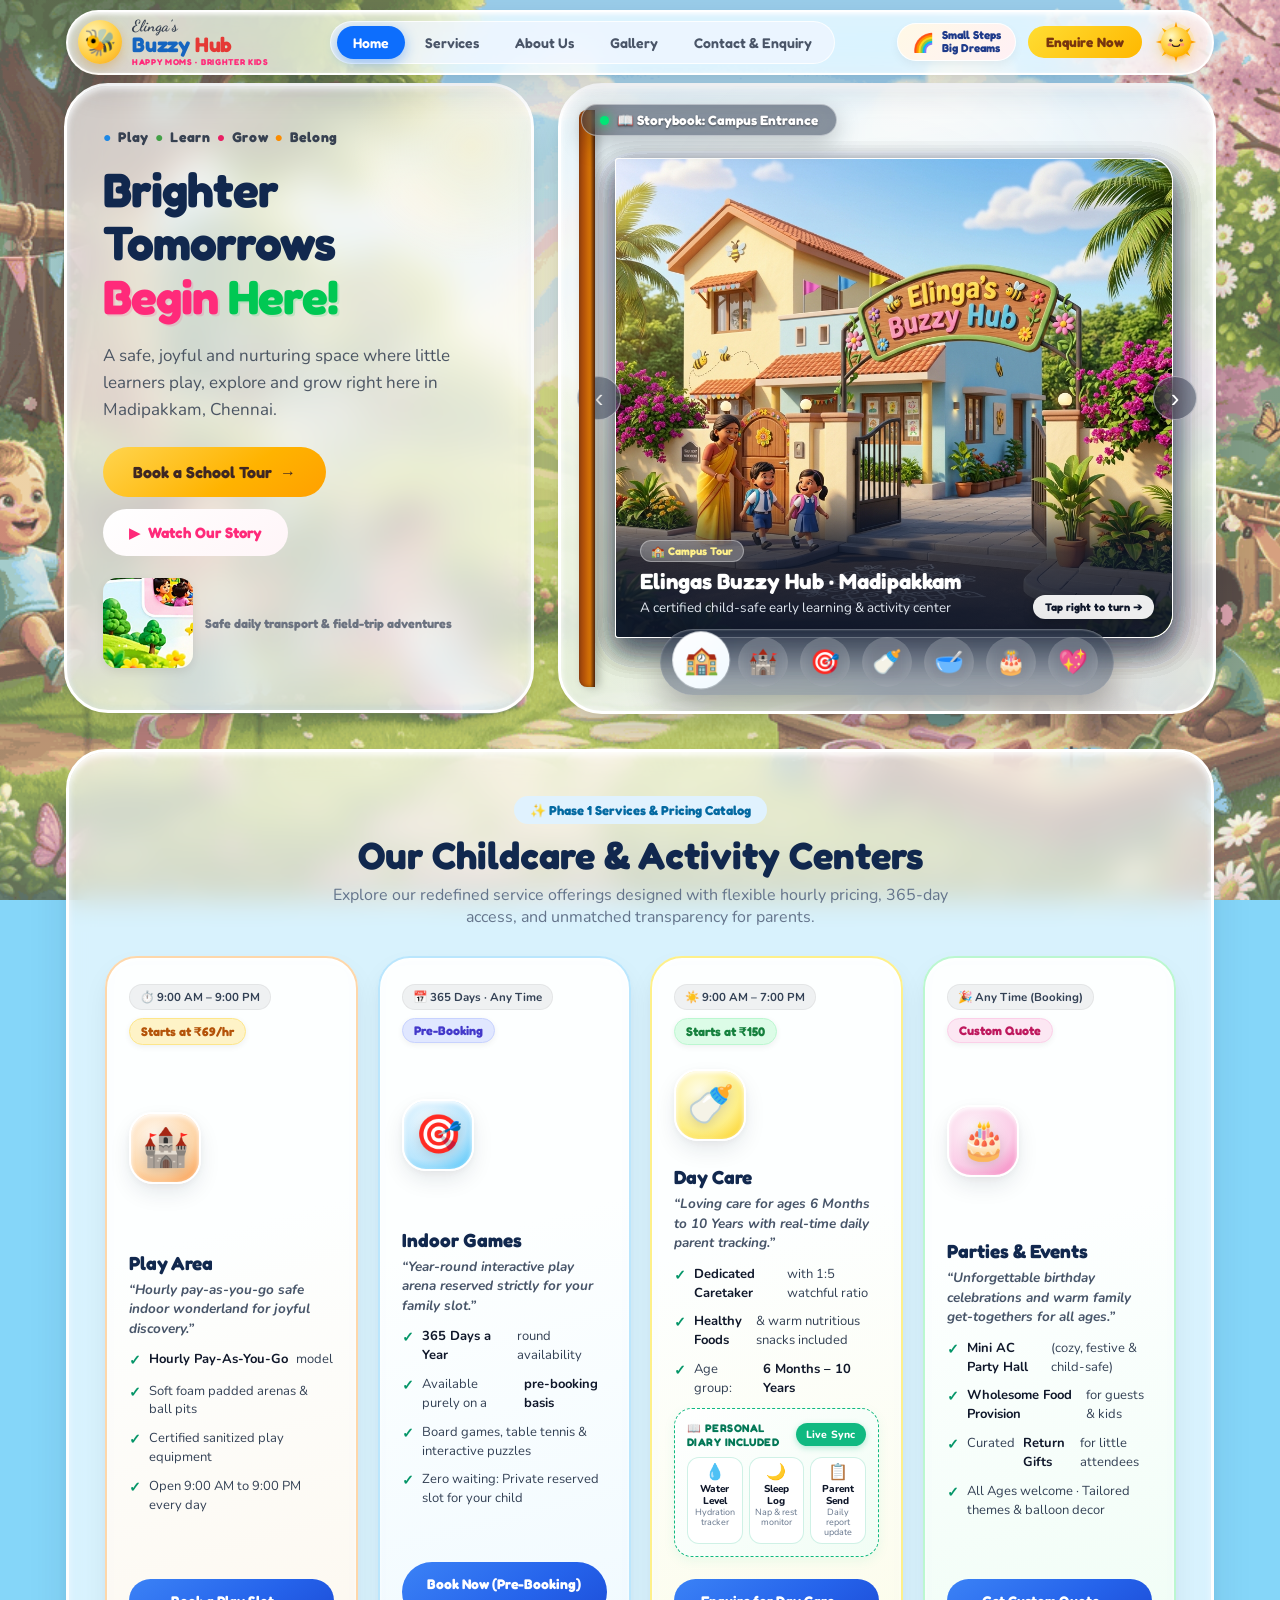
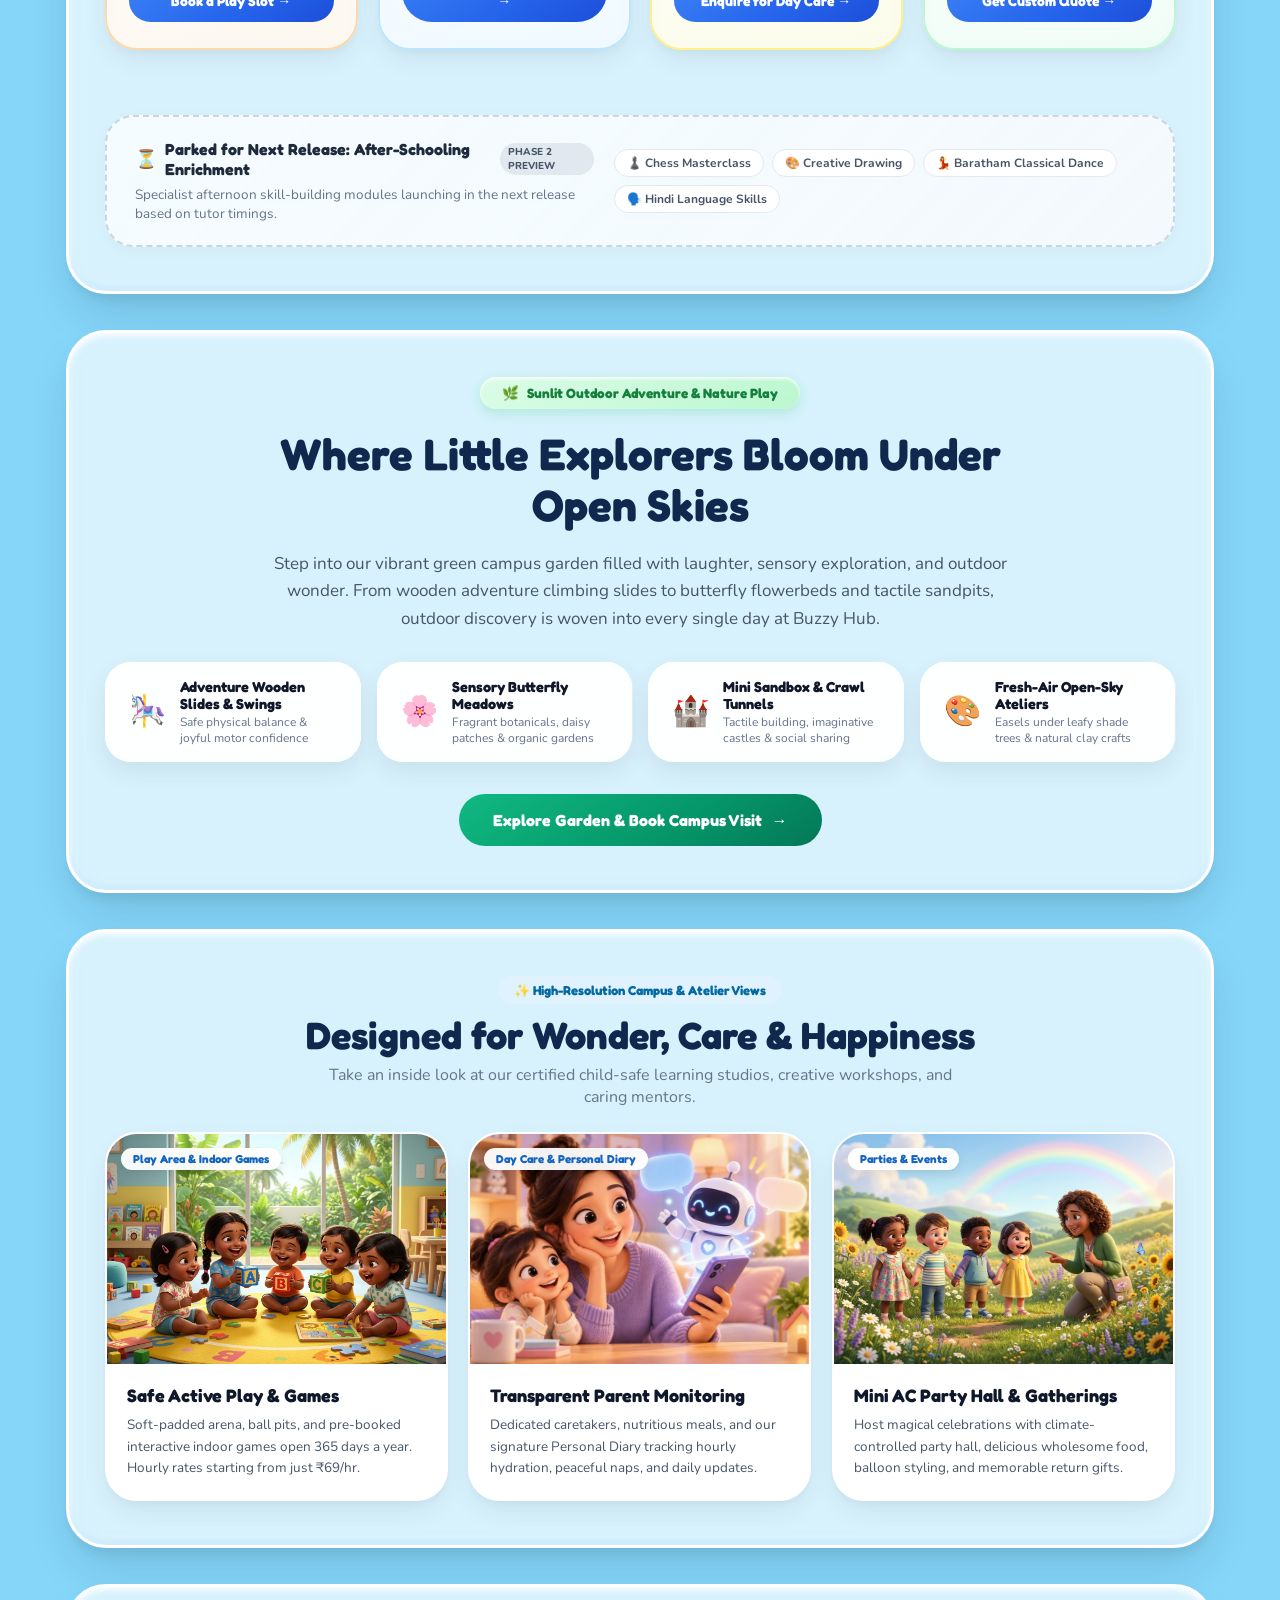
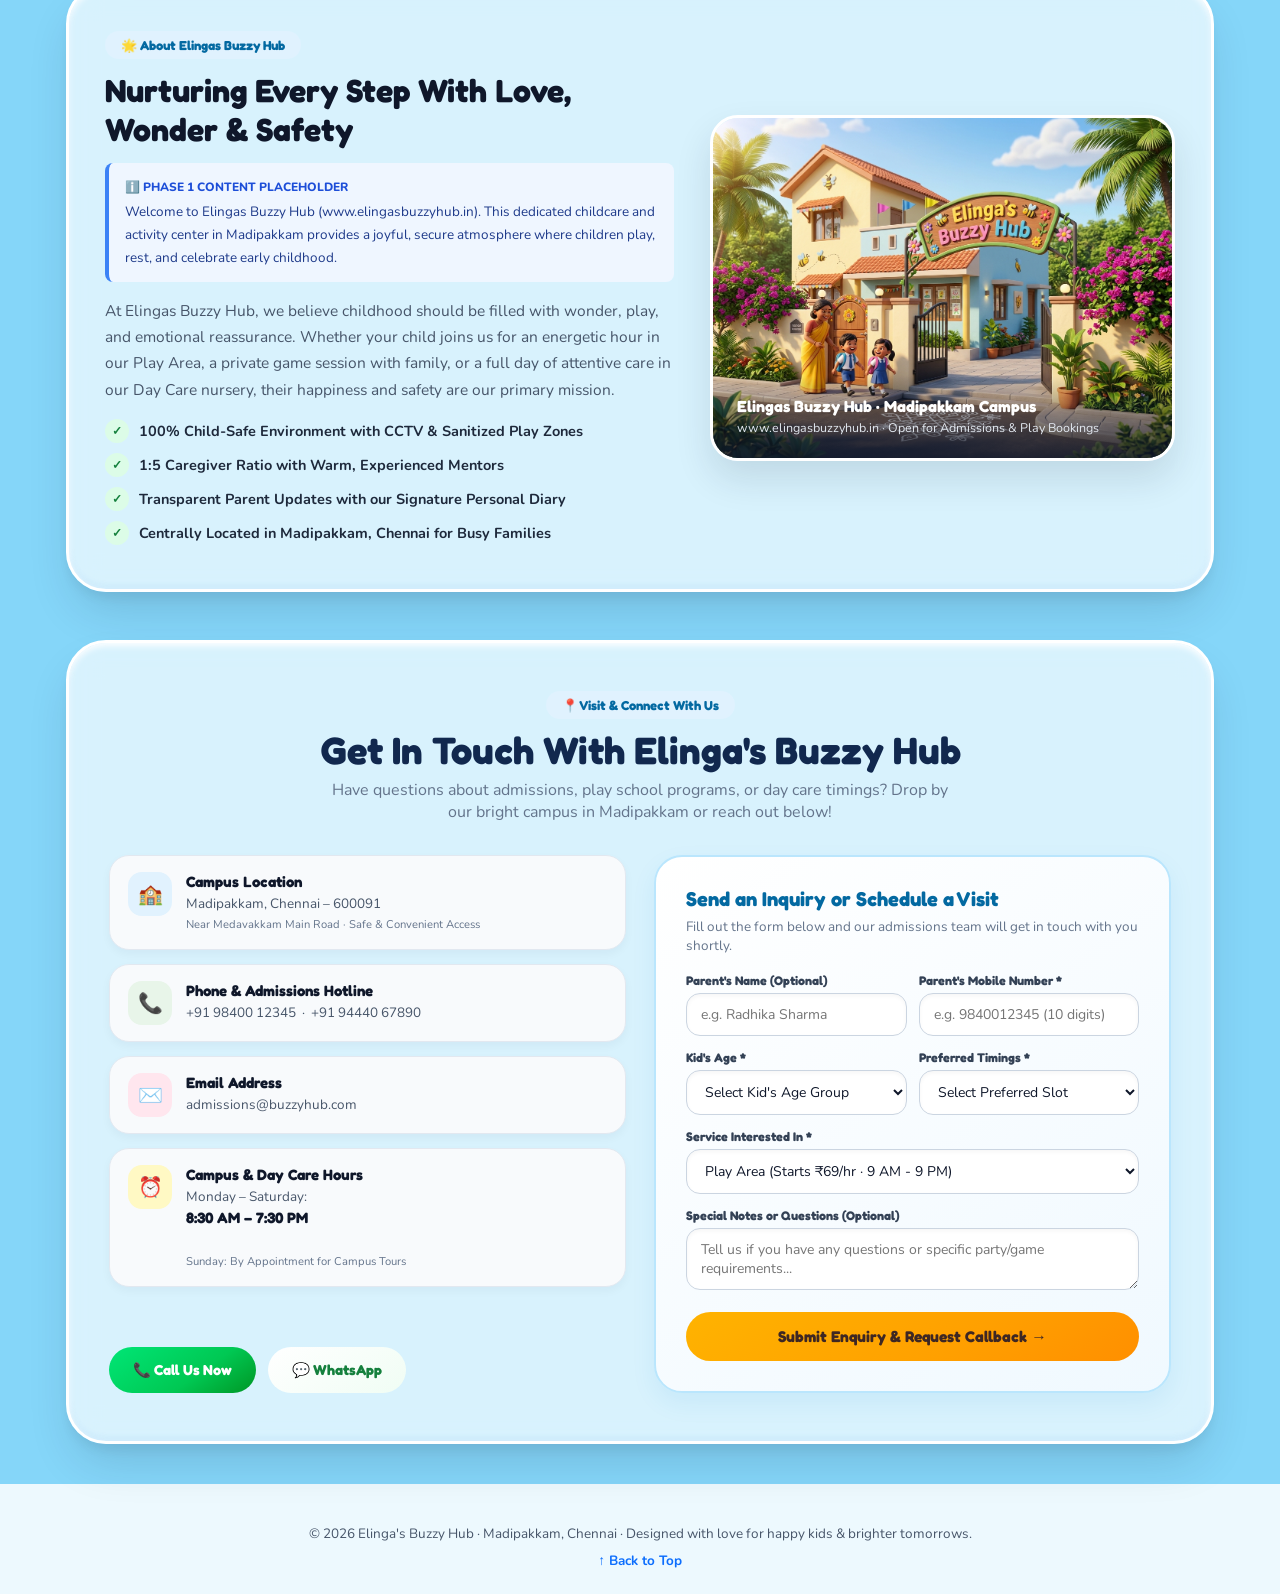
<file: index.html>
<!DOCTYPE html>
<html lang="en">
<head>
<meta charset="utf-8"/>
<meta content="width=device-width, initial-scale=1.0, maximum-scale=5.0" name="viewport"/>
<meta content="#85D6F9" name="theme-color"/>
<title>Elingas Buzzy Hub | Play Area, Indoor Games, Day Care & Parties · Madipakkam (www.elingasbuzzyhub.in)</title>
<meta name="description" content="Elinga's Buzzy Hub in Madipakkam, Chennai. A safe, joyful and nurturing space where little learners play, explore and grow. High-resolution campus view, programs, and caring mentors."/>

<!-- Google Fonts: Fredoka & Nunito for friendly, rounded, vibrant typography -->
<link rel="preconnect" href="https://fonts.googleapis.com">
<link rel="preconnect" href="https://fonts.gstatic.com" crossorigin>
<link href="https://fonts.googleapis.com/css2?family=Dancing+Script:wght@700&family=Fredoka:wght@500;600;700&family=Nunito:wght@500;600;700;800;900&display=swap" rel="stylesheet">

<link rel="stylesheet" href="css/main.css">
</head>
<body>
<div class="site-animated-backdrop" aria-hidden="true">
  <video autoplay muted loop playsinline poster="images/garden-animated-loop.gif" class="bg-video">
    <source src="images/gemini_generated_video_2d2858db.mp4" type="video/mp4">
  </video>
  <div class="bg-video-overlay"></div>
</div>

<!-- ================= 1. HEADER ================= -->
<header class="site-header">
  <div class="header-container">
    <a href="index.html" class="brand-logo" aria-label="Elinga's Buzzy Hub">
      <span class="bee-avatar">🐝</span>
      <div class="brand-text">
        <span class="brand-script">Elinga's</span>
        <span class="brand-title"><strong class="txt-blue">Buzzy</strong> <strong class="txt-red">Hub</strong></span>
        <span class="brand-tagline">HAPPY MOMS · BRIGHTER KIDS</span>
      </div>
    </a>

    <!-- Center Navigation -->
    <nav class="nav-pill-group" aria-label="Main navigation">
      <a href="index.html" class="nav-link active">Home</a>
      <a href="#services" class="nav-link">Services</a>
      <a href="#about" class="nav-link">About Us</a>
      <a href="#gallery" class="nav-link">Gallery</a>
      <a href="#contact" class="nav-link">Contact &amp; Enquiry</a>
    </nav>

    <!-- Right Accents -->
    <div class="header-right-badges">
      <div class="badge-small-steps">
        <span class="rainbow-ico">🌈</span>
        <span>Small Steps<br><strong>Big Dreams</strong></span>
      </div>
      <button class="btn-enquire-bubble" data-dialog="dialogTour" aria-label="Enquire Now">Enquire Now</button>
      <!-- Ultra-crisp vector animated sun -->
      <svg class="header-sun-svg" viewBox="0 0 100 100" fill="none" xmlns="http://www.w3.org/2000/svg" aria-label="Smiling Sun">
        <g class="sun-rays">
          <circle cx="50" cy="50" r="42" fill="#FFE082" opacity="0.35"/>
          <path d="M50 4L54 18H46L50 4Z" fill="#FFA000"/>
          <path d="M50 96L54 82H46L50 96Z" fill="#FFA000"/>
          <path d="M4 50L18 46V54L4 50Z" fill="#FFA000"/>
          <path d="M96 50L82 46V54L96 50Z" fill="#FFA000"/>
          <path d="M17.5 17.5L30 25L25 30L17.5 17.5Z" fill="#FFB300"/>
          <path d="M82.5 82.5L70 75L75 70L82.5 82.5Z" fill="#FFB300"/>
          <path d="M82.5 17.5L75 30L70 25L82.5 17.5Z" fill="#FFB300"/>
          <path d="M17.5 82.5L25 70L30 75L17.5 82.5Z" fill="#FFB300"/>
        </g>
        <circle cx="50" cy="50" r="34" fill="url(#sunGrad)" filter="url(#dropSh)"/>
        <ellipse cx="36" cy="56" rx="5" ry="3.5" fill="#FF8A80" opacity="0.8"/>
        <ellipse cx="64" cy="56" rx="5" ry="3.5" fill="#FF8A80" opacity="0.8"/>
        <circle cx="38" cy="46" r="3.5" fill="#3E2723"/>
        <circle cx="39.2" cy="44.8" r="1.2" fill="#FFFFFF"/>
        <circle cx="62" cy="46" r="3.5" fill="#3E2723"/>
        <circle cx="63.2" cy="44.8" r="1.2" fill="#FFFFFF"/>
        <path d="M42 56C42 61 58 61 58 56" stroke="#3E2723" stroke-width="3" stroke-linecap="round"/>
        <defs>
          <radialGradient id="sunGrad" cx="35%" cy="30%" r="70%">
            <stop offset="0%" stop-color="#FFF9C4"/>
            <stop offset="50%" stop-color="#FFD54F"/>
            <stop offset="100%" stop-color="#FFB300"/>
          </radialGradient>
          <filter id="dropSh" x="-10%" y="-10%" width="120%" height="120%">
            <feDropShadow dx="0" dy="4" stdDeviation="3" flood-color="#F57C00" flood-opacity="0.3"/>
          </filter>
        </defs>
      </svg>
    </div>

    <!-- Mobile Menu Button -->
    <button class="mobile-menu-btn" id="btnMenuToggle" aria-label="Toggle navigation">☰</button>
  </div>
</header>

<!-- ================= 2. HERO SECTION ================= -->
<main class="hero-wrapper" id="home">
  <div class="hero-grid">
    
    <!-- Column 1: Organic Hero Cloud Card -->
    <section class="hero-cloud-card">
      <div class="hero-dots-tagline">
        <span class="d-blue">●</span> Play 
        <span class="d-green">●</span> Learn 
        <span class="d-pink">●</span> Grow 
        <span class="d-orange">●</span> Belong
      </div>

      <h1 class="hero-title">
        Brighter Tomorrows<br/>
        <span class="candy-begin">Begin</span> <span class="candy-here">Here!</span>
      </h1>

      <p class="hero-desc">
        A safe, joyful and nurturing space where little learners play, explore and grow right here in Madipakkam, Chennai.
      </p>

      <div class="hero-cta-group">
        <button class="btn-yellow-pill" data-dialog="dialogTour">
          <span>Book a School Tour</span> <span>→</span>
        </button>
        <button class="btn-white-pill" data-dialog="dialogStory">
          <span class="play-ico-pink">▶</span> <span>Watch Our Story</span>
        </button>
      </div>

      <div class="hero-bottom-bus">
        <img src="images/highres-school-bus.jpg" alt="Buzzy Hub School Van" class="bus-thumb-img"/>
        <span class="bus-tagline">Safe daily transport &amp; field-trip adventures</span>
      </div>
    </section>

    <!-- Column 2: Wide Sliding Image Gallery with Floating Feature Overlay -->
    <!-- Column 2: Interactive 3D Flipbook Experience -->
    <section class="hero-facade-card hero-flipbook-card">
      <div class="book-stage">
        <div class="book-spine"></div>
        
        <!-- Interactive 3D Book Container -->
        <div class="flipbook-container" id="buzzyFlipbook" onclick="handleBookClick(event)">
          
          <!-- Page 0: Campus Cover -->
          <div class="flipbook-page" data-page="0" data-feature="campus" style="z-index: 7;">
            <div class="page-face page-front">
              <div class="page-img-wrap">
                <img src="images/preschool-campus-facade.jpg" alt="Elingas Buzzy Hub Campus Entrance" class="book-photo-img"/>
                <div class="page-caption-overlay">
                  <span class="page-badge">🏫 Campus Tour</span>
                  <h4>Elingas Buzzy Hub · Madipakkam</h4>
                  <p>A certified child-safe early learning &amp; activity center</p>
                </div>
                <div class="turn-hint">Tap right to turn ➔</div>
              </div>
            </div>
            <div class="page-face page-back">
              <div class="page-paper-texture">
                <span class="watermark-bee">🐝</span>
                <span class="back-leaf-tag">Buzzy Storybook · Page 1</span>
              </div>
            </div>
          </div>

          <!-- Page 1: Play Area -->
          <div class="flipbook-page" data-page="1" data-feature="playschool" style="z-index: 6;">
            <div class="page-face page-front">
              <div class="page-img-wrap">
                <img src="images/feature-play-school.jpg" alt="Play Area safe foam arena" class="book-photo-img"/>
                <div class="page-caption-overlay">
                  <span class="page-badge">🏰 Play Area · ₹69/hr</span>
                  <h4>Hourly Pay-As-You-Go Arena</h4>
                  <p>9:00 AM – 9:00 PM · Padded foam wonderland &amp; soft play</p>
                </div>
                <div class="turn-hint">Tap right to turn ➔</div>
              </div>
            </div>
            <div class="page-face page-back">
              <div class="page-paper-texture">
                <span class="watermark-bee">🐝</span>
                <span class="back-leaf-tag">Buzzy Storybook · Page 2</span>
              </div>
            </div>
          </div>

          <!-- Page 2: Indoor Games -->
          <div class="flipbook-page" data-page="2" data-feature="indoor" style="z-index: 5;">
            <div class="page-face page-front">
              <div class="page-img-wrap">
                <img src="images/feature-safe-environment.jpg" alt="Indoor Games 365 days" class="book-photo-img"/>
                <div class="page-caption-overlay">
                  <span class="page-badge">🎯 Indoor Games</span>
                  <h4>365 Days a Year · Pre-Booking</h4>
                  <p>Dedicated family &amp; child games in a private reserved hall</p>
                </div>
                <div class="turn-hint">Tap right to turn ➔</div>
              </div>
            </div>
            <div class="page-face page-back">
              <div class="page-paper-texture">
                <span class="watermark-bee">🐝</span>
                <span class="back-leaf-tag">Buzzy Storybook · Page 3</span>
              </div>
            </div>
          </div>

          <!-- Page 3: Day Care & Personal Diary -->
          <div class="flipbook-page" data-page="3" data-feature="daycare" style="z-index: 4;">
            <div class="page-face page-front">
              <div class="page-img-wrap">
                <img src="images/feature-day-care.jpg" alt="Day Care peaceful rest" class="book-photo-img"/>
                <div class="page-caption-overlay">
                  <span class="page-badge">🍼 Day Care · Starts ₹150</span>
                  <h4>Loving Care &amp; Personal Diary</h4>
                  <p>6 Mos – 10 Yrs · Hourly water &amp; sleep logs synced to parents</p>
                </div>
                <div class="turn-hint">Tap right to turn ➔</div>
              </div>
            </div>
            <div class="page-face page-back">
              <div class="page-paper-texture">
                <span class="watermark-bee">🐝</span>
                <span class="back-leaf-tag">Buzzy Storybook · Page 4</span>
              </div>
            </div>
          </div>

          <!-- Page 4: Healthy Meals -->
          <div class="flipbook-page" data-page="4" data-feature="meals" style="z-index: 3;">
            <div class="page-face page-front">
              <div class="page-img-wrap">
                <img src="images/feature-healthy-meals.jpg" alt="Healthy Foods and meals" class="book-photo-img"/>
                <div class="page-caption-overlay">
                  <span class="page-badge">🥣 Nutrition Included</span>
                  <h4>Healthy Foods &amp; Warm Snacks</h4>
                  <p>Fresh fruit purees, warm mini idlis &amp; wholesome meals</p>
                </div>
                <div class="turn-hint">Tap right to turn ➔</div>
              </div>
            </div>
            <div class="page-face page-back">
              <div class="page-paper-texture">
                <span class="watermark-bee">🐝</span>
                <span class="back-leaf-tag">Buzzy Storybook · Page 5</span>
              </div>
            </div>
          </div>

          <!-- Page 5: Birthday Parties -->
          <div class="flipbook-page" data-page="5" data-feature="parties" style="z-index: 2;">
            <div class="page-face page-front">
              <div class="page-img-wrap">
                <img src="images/kinder-brighter-world.jpg" alt="Birthday parties in mini AC hall" class="book-photo-img"/>
                <div class="page-caption-overlay">
                  <span class="page-badge">🎂 Parties &amp; Events</span>
                  <h4>Mini AC Hall · Food &amp; Return Gifts</h4>
                  <p>Unforgettable birthday celebrations &amp; family get-togethers</p>
                </div>
                <div class="turn-hint">Tap right to turn ➔</div>
              </div>
            </div>
            <div class="page-face page-back">
              <div class="page-paper-texture">
                <span class="watermark-bee">🐝</span>
                <span class="back-leaf-tag">Buzzy Storybook · Page 6</span>
              </div>
            </div>
          </div>

          <!-- Page 6: Dedicated Caretakers (Final Page) -->
          <div class="flipbook-page" data-page="6" data-feature="teachers" style="z-index: 1;">
            <div class="page-face page-front">
              <div class="page-img-wrap">
                <img src="images/feature-caring-teachers.jpg" alt="Dedicated caretakers 1:5 ratio" class="book-photo-img"/>
                <div class="page-caption-overlay">
                  <span class="page-badge">💖 Dedicated Mentors</span>
                  <h4>1:5 Individualized Caregiver Ratio</h4>
                  <p>Warm certified mentors nurturing quiet toddlers &amp; active kids</p>
                </div>
                <div class="turn-hint" onclick="flipToPage(0); event.stopPropagation();">↺ Flip back to start</div>
              </div>
            </div>
            <div class="page-face page-back">
              <div class="page-paper-texture">
                <span class="watermark-bee">🐝</span>
                <span class="back-leaf-tag">Buzzy Storybook · Back Cover</span>
              </div>
            </div>
          </div>

        </div>

        <!-- Book Header Title Badge -->
        <div class="facade-scene-badge book-scene-badge">
          <span class="badge-dot"></span>
          <strong id="facadeTitle">📖 Storybook: Campus Entrance</strong>
        </div>

        <!-- Page Turning Action Arrows -->
        <button class="gallery-nav-arrow arrow-prev" onclick="flipPrevPage()" aria-label="Previous Page">‹</button>
        <button class="gallery-nav-arrow arrow-next" onclick="flipNextPage()" aria-label="Next Page">›</button>

        <!-- Chapter Bookmark Navigation Dock -->
        <nav class="facade-floating-menu book-chapter-dock" aria-label="Book Chapter Navigation">
          <button class="feat-overlay-btn active" data-feature="campus" onclick="flipToPage(0)" title="Campus Entrance" aria-label="Campus Entrance">
            <span class="feat-ico">🏫</span>
          </button>
          <button class="feat-overlay-btn" data-feature="playschool" onclick="flipToPage(1)" title="Play Area (₹69/hr)" aria-label="Play Area">
            <span class="feat-ico">🏰</span>
          </button>
          <button class="feat-overlay-btn" data-feature="indoor" onclick="flipToPage(2)" title="Indoor Games (365 Days)" aria-label="Indoor Games">
            <span class="feat-ico">🎯</span>
          </button>
          <button class="feat-overlay-btn" data-feature="daycare" onclick="flipToPage(3)" title="Day Care (From ₹150)" aria-label="Day Care">
            <span class="feat-ico">🍼</span>
          </button>
          <button class="feat-overlay-btn" data-feature="meals" onclick="flipToPage(4)" title="Healthy Foods Included" aria-label="Healthy Foods">
            <span class="feat-ico">🥣</span>
          </button>
          <button class="feat-overlay-btn" data-feature="parties" onclick="flipToPage(5)" title="Birthday Parties &amp; AC Hall" aria-label="Parties &amp; Events">
            <span class="feat-ico">🎂</span>
          </button>
          <button class="feat-overlay-btn" data-feature="teachers" onclick="flipToPage(6)" title="Dedicated Caretakers" aria-label="Dedicated Caretakers">
            <span class="feat-ico">💖</span>
          </button>
        </nav>

      </div>
    </section>

  </div>
</main>

<!-- ================= 3. PHASE 1 SERVICES & OFFERINGS ================= -->
<section class="programs-section" id="services">
  <div class="programs-card-container">
    <div class="section-head-center">
      <div class="section-pill-tag">✨ Phase 1 Services &amp; Pricing Catalog</div>
      <h2 class="section-title-bold">Our Childcare &amp; Activity Centers</h2>
      <p class="section-subtitle-soft">
        Explore our redefined service offerings designed with flexible hourly pricing, 365-day access, and unmatched transparency for parents.
      </p>
    </div>

    <div class="programs-grid-4">
      
      <!-- 1. Play Area -->
      <article class="program-card card-toddler" onclick="triggerFeatureSelect('playschool')">
        <div class="service-card-meta">
          <span class="service-timing-badge">⏱️ 9:00 AM – 9:00 PM</span>
          <span class="service-price-badge price-play">Starts at ₹69/hr</span>
        </div>
        <div class="prog-icon-banner">
          <span class="prog-main-emoji">🏰</span>
        </div>
        <div class="prog-body">
          <h3 class="prog-title">Play Area</h3>
          <p class="prog-tagline">“Hourly pay-as-you-go safe indoor wonderland for joyful discovery.”</p>
          <ul class="prog-highlights">
            <li><span>✓</span> <strong>Hourly Pay-As-You-Go</strong> model</li>
            <li><span>✓</span> Soft foam padded arenas &amp; ball pits</li>
            <li><span>✓</span> Certified sanitized play equipment</li>
            <li><span>✓</span> Open 9:00 AM to 9:00 PM every day</li>
          </ul>
        </div>
        <div class="prog-footer">
          <a href="#contact" class="btn-prog-action" style="text-decoration:none;display:block;">Book a Play Slot →</a>
        </div>
      </article>

      <!-- 2. Indoor Games -->
      <article class="program-card card-kindergarten" onclick="triggerFeatureSelect('activities')">
        <div class="service-card-meta">
          <span class="service-timing-badge">📅 365 Days · Any Time</span>
          <span class="service-price-badge price-indoor">Pre-Booking</span>
        </div>
        <div class="prog-icon-banner">
          <span class="prog-main-emoji">🎯</span>
        </div>
        <div class="prog-body">
          <h3 class="prog-title">Indoor Games</h3>
          <p class="prog-tagline">“Year-round interactive play arena reserved strictly for your family slot.”</p>
          <ul class="prog-highlights">
            <li><span>✓</span> <strong>365 Days a Year</strong> round availability</li>
            <li><span>✓</span> Available purely on a <strong>pre-booking basis</strong></li>
            <li><span>✓</span> Board games, table tennis &amp; interactive puzzles</li>
            <li><span>✓</span> Zero waiting: Private reserved slot for your child</li>
          </ul>
        </div>
        <div class="prog-footer">
          <a href="#contact" class="btn-prog-action" style="text-decoration:none;display:block;">Book Now (Pre-Booking) →</a>
        </div>
      </article>

      <!-- 3. Day Care -->
      <article class="program-card card-creche" onclick="triggerFeatureSelect('daycare')">
        <div class="service-card-meta">
          <span class="service-timing-badge">☀️ 9:00 AM – 7:00 PM</span>
          <span class="service-price-badge price-daycare">Starts at ₹150</span>
        </div>
        <div class="prog-icon-banner">
          <span class="prog-main-emoji">🍼</span>
        </div>
        <div class="prog-body">
          <h3 class="prog-title">Day Care</h3>
          <p class="prog-tagline">“Loving care for ages 6 Months to 10 Years with real-time daily parent tracking.”</p>
          <ul class="prog-highlights">
            <li><span>✓</span> <strong>Dedicated Caretaker</strong> with 1:5 watchful ratio</li>
            <li><span>✓</span> <strong>Healthy Foods</strong> &amp; warm nutritious snacks included</li>
            <li><span>✓</span> Age group: <strong>6 Months – 10 Years</strong></li>
          </ul>

          <!-- Unique Personal Diary Feature Trust Widget -->
          <div class="personal-diary-box">
            <div class="diary-header">
              <span class="diary-tag">📖 Personal Diary Included</span>
              <span class="diary-pill">Live Sync</span>
            </div>
            <div class="diary-pillars">
              <div class="diary-pillar-item">
                <div class="pillar-icon-wrap">💧</div>
                <div class="pillar-title">Water Level</div>
                <div class="pillar-sub">Hydration tracker</div>
              </div>
              <div class="diary-pillar-item">
                <div class="pillar-icon-wrap">🌙</div>
                <div class="pillar-title">Sleep Log</div>
                <div class="pillar-sub">Nap &amp; rest monitor</div>
              </div>
              <div class="diary-pillar-item">
                <div class="pillar-icon-wrap">📋</div>
                <div class="pillar-title">Parent Send</div>
                <div class="pillar-sub">Daily report update</div>
              </div>
            </div>
          </div>
        </div>
        <div class="prog-footer">
          <a href="#contact" class="btn-prog-action" style="text-decoration:none;display:block;">Enquire for Day Care →</a>
        </div>
      </article>

      <!-- 4. Birthday Parties & Family Get-Togethers -->
      <article class="program-card card-activities" onclick="triggerFeatureSelect('activities')">
        <div class="service-card-meta">
          <span class="service-timing-badge">🎉 Any Time (Booking)</span>
          <span class="service-price-badge price-party">Custom Quote</span>
        </div>
        <div class="prog-icon-banner">
          <span class="prog-main-emoji">🎂</span>
        </div>
        <div class="prog-body">
          <h3 class="prog-title">Parties &amp; Events</h3>
          <p class="prog-tagline">“Unforgettable birthday celebrations and warm family get-togethers for all ages.”</p>
          <ul class="prog-highlights">
            <li><span>✓</span> <strong>Mini AC Party Hall</strong> (cozy, festive &amp; child-safe)</li>
            <li><span>✓</span> <strong>Wholesome Food Provision</strong> for guests &amp; kids</li>
            <li><span>✓</span> Curated <strong>Return Gifts</strong> for little attendees</li>
            <li><span>✓</span> All Ages welcome · Tailored themes &amp; balloon decor</li>
          </ul>
        </div>
        <div class="prog-footer">
          <a href="#contact" class="btn-prog-action" style="text-decoration:none;display:block;">Get Custom Quote →</a>
        </div>
      </article>

    </div>

    <!-- Out of Scope (Parked for Next Release): Architecture Placeholder -->
    <div class="parked-activities-container">
      <div>
        <div style="display:flex;align-items:center;gap:8px;margin-bottom:6px;">
          <span style="font-size:18px;">⏳</span>
          <strong style="font-family:var(--font-display);font-size:16px;color:#1E293B;">Parked for Next Release: After-Schooling Enrichment</strong>
          <span style="font-size:10px;font-weight:800;background:#E2E8F0;color:#475569;padding:2px 8px;border-radius:999px;text-transform:uppercase;">Phase 2 Preview</span>
        </div>
        <p style="font-size:13.5px;color:#64748B;margin:0;">
          Specialist afternoon skill-building modules launching in the next release based on tutor timings.
        </p>
      </div>
      <div class="parked-badges-row">
        <span class="parked-badge-item">♟️ Chess Masterclass</span>
        <span class="parked-badge-item">🎨 Creative Drawing</span>
        <span class="parked-badge-item">💃 Baratham Classical Dance</span>
        <span class="parked-badge-item">🗣️ Hindi Language Skills</span>
      </div>
    </div>

  </div>
</section>

<!-- ================= 4. SIGNATURE FEATURE HIGHLIGHTS ================= -->
<!-- ================= 4. SUNLIT OUTDOOR ADVENTURE & NATURE PLAY ================= -->
<section class="garden-immersion-zone" aria-label="Preschool Garden &amp; Outdoor Play Environment">
  <div class="garden-content-wrapper">
    <div class="garden-hero-banner">
      <div class="garden-badge-pill">
        <span class="garden-ico">🌿</span>
        <span>Sunlit Outdoor Adventure &amp; Nature Play</span>
      </div>
      <h2 class="garden-title">Where Little Explorers Bloom Under Open Skies</h2>
      <p class="garden-description">
        Step into our vibrant green campus garden filled with laughter, sensory exploration, and outdoor wonder. From wooden adventure climbing slides to butterfly flowerbeds and tactile sandpits, outdoor discovery is woven into every single day at Buzzy Hub.
      </p>

      <!-- Organic Floating Story Ribbon -->
      <div class="garden-story-ribbon">
        <div class="garden-flow-item" onclick="triggerFeatureSelect('safety')">
          <span class="flow-emoji">🎠</span>
          <div class="flow-text">
            <strong>Adventure Wooden Slides &amp; Swings</strong>
            <small>Safe physical balance &amp; joyful motor confidence</small>
          </div>
        </div>

        <div class="garden-flow-item" onclick="triggerFeatureSelect('activities')">
          <span class="flow-emoji">🌸</span>
          <div class="flow-text">
            <strong>Sensory Butterfly Meadows</strong>
            <small>Fragrant botanicals, daisy patches &amp; organic gardens</small>
          </div>
        </div>

        <div class="garden-flow-item" onclick="triggerFeatureSelect('playschool')">
          <span class="flow-emoji">🏰</span>
          <div class="flow-text">
            <strong>Mini Sandbox &amp; Crawl Tunnels</strong>
            <small>Tactile building, imaginative castles &amp; social sharing</small>
          </div>
        </div>

        <div class="garden-flow-item" onclick="triggerFeatureSelect('activities')">
          <span class="flow-emoji">🎨</span>
          <div class="flow-text">
            <strong>Fresh-Air Open-Sky Ateliers</strong>
            <small>Easels under leafy shade trees &amp; natural clay crafts</small>
          </div>
        </div>
      </div>

      <!-- Borderless 3D Claymorphic Garden Button -->
      <div class="garden-cta-row">
        <button class="btn-garden-clay" data-dialog="dialogTour">
          <span>Explore Garden &amp; Book Campus Visit</span>
          <span class="arrow-ico">→</span>
        </button>
      </div>
    </div>
  </div>
</section>

<!-- ================= 4. DEDICATED HIGH-RES CAMPUS & ATELIER SHOWCASE ================= -->
<section class="gallery-section" id="gallery">
  <div class="gallery-card">
    <div class="section-head-center">
      <div class="section-pill-tag">✨ High-Resolution Campus &amp; Atelier Views</div>
      <h2 class="section-title-bold">Designed for Wonder, Care &amp; Happiness</h2>
      <p class="section-subtitle-soft">Take an inside look at our certified child-safe learning studios, creative workshops, and caring mentors.</p>
    </div>

    <div class="gallery-grid-3">
      <!-- High-Res Photo 1: Play Area & Indoor Games -->
      <article class="gallery-item-card" onclick="triggerFeatureSelect('playschool')">
        <div class="gallery-photo-wrap">
          <img src="images/feature-play-school.jpg" alt="Active children playing safely in foam arena and ball pits" class="gallery-photo-img"/>
          <span class="gallery-tag-float">Play Area &amp; Indoor Games</span>
        </div>
        <div class="gallery-body-content">
          <h4>Safe Active Play &amp; Games</h4>
          <p>Soft-padded arena, ball pits, and pre-booked interactive indoor games open 365 days a year. Hourly rates starting from just ₹69/hr.</p>
        </div>
      </article>

      <!-- High-Res Photo 2: Day Care & Personal Diary -->
      <article class="gallery-item-card" onclick="triggerFeatureSelect('daycare')">
        <div class="gallery-photo-wrap">
          <img src="images/parent-daughter-app.jpg" alt="Parent checking Personal Diary water and sleep updates on mobile" class="gallery-photo-img"/>
          <span class="gallery-tag-float">Day Care &amp; Personal Diary</span>
        </div>
        <div class="gallery-body-content">
          <h4>Transparent Parent Monitoring</h4>
          <p>Dedicated caretakers, nutritious meals, and our signature Personal Diary tracking hourly hydration, peaceful naps, and daily updates.</p>
        </div>
      </article>

      <!-- High-Res Photo 3: Birthday Parties & AC Hall -->
      <article class="gallery-item-card" onclick="triggerFeatureSelect('parties')">
        <div class="gallery-photo-wrap">
          <img src="images/kinder-brighter-world.jpg" alt="Mini AC party hall decorated for kids birthday celebrations" class="gallery-photo-img"/>
          <span class="gallery-tag-float">Parties &amp; Events</span>
        </div>
        <div class="gallery-body-content">
          <h4>Mini AC Party Hall &amp; Gatherings</h4>
          <p>Host magical celebrations with climate-controlled party hall, delicious wholesome food, balloon styling, and memorable return gifts.</p>
        </div>
      </article>
    </div>
  </div>
</section>

<!-- ================= 5. ABOUT US (PHASE 1 PLACEHOLDER LAYOUT) ================= -->
<section class="about-section-shell" id="about">
  <div class="about-card-container">
    <div class="about-grid-card">
    <div class="about-copy-box">
      <div class="section-pill-tag" style="margin-bottom:12px;">🌟 About Elingas Buzzy Hub</div>
      <h3>Nurturing Every Step With Love, Wonder &amp; Safety</h3>
      
      <!-- Client Copy Placeholder Notice -->
      <div style="background:#EFF6FF;border-left:4px solid #3B82F6;padding:12px 16px;border-radius:8px;margin-bottom:16px;">
        <span style="font-size:12px;font-weight:800;color:#1D4ED8;text-transform:uppercase;">ℹ️ Phase 1 Content Placeholder</span>
        <p style="font-size:13.5px;color:#1E3A8A;margin:4px 0 0;">
          Welcome to Elingas Buzzy Hub (www.elingasbuzzyhub.in). This dedicated childcare and activity center in Madipakkam provides a joyful, secure atmosphere where children play, rest, and celebrate early childhood.
        </p>
      </div>

      <p>
        At Elingas Buzzy Hub, we believe childhood should be filled with wonder, play, and emotional reassurance. Whether your child joins us for an energetic hour in our Play Area, a private game session with family, or a full day of attentive care in our Day Care nursery, their happiness and safety are our primary mission.
      </p>

      <ul class="about-highlights-list">
        <li><span class="tick">✓</span> 100% Child-Safe Environment with CCTV &amp; Sanitized Play Zones</li>
        <li><span class="tick">✓</span> 1:5 Caregiver Ratio with Warm, Experienced Mentors</li>
        <li><span class="tick">✓</span> Transparent Parent Updates with our Signature Personal Diary</li>
        <li><span class="tick">✓</span> Centrally Located in Madipakkam, Chennai for Busy Families</li>
      </ul>
    </div>

    <div class="about-visual-box">
      <div style="position:relative;border-radius:28px;overflow:hidden;box-shadow:0 18px 36px rgba(15,30,54,0.12);border:3px solid #FFFFFF;">
        <img src="images/preschool-campus-facade.jpg" alt="Elingas Buzzy Hub Campus &amp; Play Center" style="width:100%;height:340px;object-fit:cover;display:block;">
        <div style="position:absolute;bottom:0;inset-inline:0;background:linear-gradient(180deg, transparent, rgba(15,23,42,0.85));padding:20px 24px;color:#FFFFFF;">
          <strong style="font-size:16px;font-family:var(--font-display);display:block;">Elingas Buzzy Hub · Madipakkam Campus</strong>
          <span style="font-size:12.5px;color:#E2E8F0;">www.elingasbuzzyhub.in · Open for Admissions &amp; Play Bookings</span>
        </div>
      </div>
    </div>
  </div>
  </div>
</section>

<!-- ================= 6. CONTACT SECTION ================= -->
<section class="contact-section" id="contact">
  <div class="contact-card-container">
    <div class="section-head-center">
      <div class="section-pill-tag">📍 Visit &amp; Connect With Us</div>
      <h2 class="section-title-bold">Get In Touch With Elinga's Buzzy Hub</h2>
      <p class="section-subtitle-soft">
        Have questions about admissions, play school programs, or day care timings? Drop by our bright campus in Madipakkam or reach out below!
      </p>
    </div>

    <div class="contact-grid-2">
      <!-- Contact Information Cards -->
      <div class="contact-info-col">
        <div class="contact-info-cards">
          
          <div class="info-tile">
            <div class="info-tile-ico tile-blue">🏫</div>
            <div class="info-tile-content">
              <strong>Campus Location</strong>
              <p>Madipakkam, Chennai – 600091<br><small style="color:#64748B;">Near Medavakkam Main Road · Safe &amp; Convenient Access</small></p>
            </div>
          </div>

          <div class="info-tile">
            <div class="info-tile-ico tile-green">📞</div>
            <div class="info-tile-content">
              <strong>Phone &amp; Admissions Hotline</strong>
              <p><a href="tel:+919840012345">+91 98400 12345</a> &nbsp;·&nbsp; <a href="tel:+919444067890">+91 94440 67890</a></p>
            </div>
          </div>

          <div class="info-tile">
            <div class="info-tile-ico tile-pink">✉️</div>
            <div class="info-tile-content">
              <strong>Email Address</strong>
              <p><a href="mailto:admissions@buzzyhub.com">admissions@buzzyhub.com</a></p>
            </div>
          </div>

          <div class="info-tile">
            <div class="info-tile-ico tile-yellow">⏰</div>
            <div class="info-tile-content">
              <strong>Campus &amp; Day Care Hours</strong>
              <p>Monday – Saturday: <strong>8:30 AM – 7:30 PM</strong><br><small style="color:#64748B;">Sunday: By Appointment for Campus Tours</small></p>
            </div>
          </div>

        </div>

        <div class="contact-quick-actions">
          <a href="tel:+919840012345" class="btn-contact-call">
            <span>📞 Call Us Now</span>
          </a>
          <a href="https://wa.me/919840012345" target="_blank" rel="noopener" class="btn-contact-wa">
            <span>💬 WhatsApp</span>
          </a>
        </div>
      </div>

      <!-- Quick Message / Visit Request Form -->
      <div class="contact-form-col">
        <h3>Send an Inquiry or Schedule a Visit</h3>
        <p>Fill out the form below and our admissions team will get in touch with you shortly.</p>
        
        <form class="contact-form" onsubmit="event.preventDefault(); document.getElementById('contactSuccessMsg').style.display = 'block'; this.reset();">
          <div class="form-row-2">
            <div class="c-field">
              <label for="cParentName">Parent's Name (Optional)</label>
              <input type="text" id="cParentName" placeholder="e.g. Radhika Sharma"/>
            </div>
            <div class="c-field">
              <label for="cParentPhone">Parent's Mobile Number *</label>
              <input type="tel" id="cParentPhone" pattern="[0-9]{10}" maxlength="10" placeholder="e.g. 9840012345 (10 digits)" required/>
            </div>
          </div>

          <div class="form-row-2">
            <div class="c-field">
              <label for="cKidAge">Kid's Age *</label>
              <select id="cKidAge" required>
                <option value="" disabled selected>Select Kid's Age Group</option>
                <option value="6-12-months">6 Months – 1 Year</option>
                <option value="1-3-years">1 – 3 Years (Toddler)</option>
                <option value="3-6-years">3 – 6 Years (Kindergarten / Play)</option>
                <option value="6-10-years">6 – 10 Years (School Age)</option>
                <option value="all-ages">All Ages (Party / Event)</option>
              </select>
            </div>
            <div class="c-field">
              <label for="cTimings">Preferred Timings *</label>
              <select id="cTimings" required>
                <option value="" disabled selected>Select Preferred Slot</option>
                <option value="morning">Morning (9:00 AM – 1:00 PM)</option>
                <option value="afternoon">Afternoon (1:00 PM – 4:00 PM)</option>
                <option value="evening">Evening (4:00 PM – 9:00 PM)</option>
                <option value="full-day">Full Day Day Care (9:00 AM – 7:00 PM)</option>
                <option value="custom-booking">Custom Slot / Pre-Booking (Indoor Games/Party)</option>
              </select>
            </div>
          </div>

          <div class="c-field">
            <label for="cProgram">Service Interested In *</label>
            <select id="cProgram" required>
              <option value="play-area">Play Area (Starts ₹69/hr · 9 AM - 9 PM)</option>
              <option value="indoor-games">Indoor Games (365 Days Pre-Booking)</option>
              <option value="daycare">Day Care (Starts ₹150 · 6 Mos - 10 Yrs with Personal Diary)</option>
              <option value="party-events">Birthday Parties &amp; Events (Mini AC Hall, Food &amp; Gifts)</option>
              <option value="general-enquiry">General Campus Enquiry</option>
            </select>
          </div>

          <div class="c-field">
            <label for="cMessage">Special Notes or Questions (Optional)</label>
            <textarea id="cMessage" rows="2" placeholder="Tell us if you have any questions or specific party/game requirements..."></textarea>
          </div>

          <button type="submit" class="btn-contact-submit">
            Submit Enquiry &amp; Request Callback →
          </button>

          <div id="contactSuccessMsg" class="contact-success-msg">
            🎉 Thank you! We have received your inquiry. Our team will call your mobile shortly with booking details!
          </div>
        </form>
      </div>

    </div>
  </div>
</section>

<!-- ================= 7. FOOTER ================= -->
<footer class="site-footer">
  <p>© 2026 Elinga's Buzzy Hub · Madipakkam, Chennai · Designed with love for happy kids &amp; brighter tomorrows.</p>
  <p style="margin-top: 8px;"><a href="#home">↑ Back to Top</a></p>
</footer>

<!-- ================= INTERACTIVE MODALS ================= -->
<!-- Tour Modal -->
<dialog id="dialogTour">
  <h2>Book a School Tour</h2>
  <p>Come see our bright classrooms, creative ateliers, and joyful play hubs in person!</p>
  <form method="dialog">
    <div class="form-group">
      <label for="pName">Parent's Name</label>
      <input type="text" id="pName" placeholder="e.g. Radhika Sharma" required/>
    </div>
    <div class="form-group">
      <label for="pPhone">Phone Number</label>
      <input type="tel" id="pPhone" placeholder="+91 98400 12345" required/>
    </div>
    <div class="form-group">
      <label for="cAge">Child's Age Group</label>
      <select id="cAge">
        <option>Play School (1.5 - 2.5 yrs)</option>
        <option>Nursery &amp; Kindergarten (2.5 - 5 yrs)</option>
        <option>Day Care &amp; Creche</option>
      </select>
    </div>
    <div class="dialog-actions">
      <button type="button" class="btn-dialog-close" onclick="this.closest('dialog').close()">Cancel</button>
      <button type="submit" class="btn-dialog-submit">Confirm Booking</button>
    </div>
  </form>
</dialog>

<!-- Story Modal -->
<dialog id="dialogStory">
  <h2>Watch Our Story</h2>
  <p>Take a virtual journey through a typical sunlit morning at Elinga's Buzzy Hub.</p>
  <div style="background:#F0F9FF;padding:36px;border-radius:20px;text-align:center;font-weight:700;color:#0284C7;margin-bottom:18px;">
    🎬 [Virtual Video Tour Playing...]
  </div>
  <div class="dialog-actions">
    <button class="btn-dialog-close" onclick="this.closest('dialog').close()">Done</button>
  </div>
</dialog>

<!-- Mobile Menu Modal -->
<dialog id="dialogMobileMenu">
  <h2>Explore Buzzy Hub</h2>
  <nav style="display:flex;flex-direction:column;gap:12px;margin:18px 0;">
    <a href="#home" class="nav-link active" onclick="this.closest('dialog').close()">Home</a>
    <a href="#services" class="nav-link" onclick="this.closest('dialog').close()">Services &amp; Pricing</a>
    <a href="#about" class="nav-link" onclick="this.closest('dialog').close()">About Us</a>
    <a href="#gallery" class="nav-link" onclick="this.closest('dialog').close()">Gallery</a>
    <a href="#contact" class="nav-link" onclick="this.closest('dialog').close()">Contact &amp; Enquiry</a>
  </nav>
  <div class="dialog-actions">
    <button class="btn-dialog-close" onclick="this.closest('dialog').close()">Close</button>
  </div>
</dialog>

<script src="js/slider.js"></script>
<script src="js/main.js"></script>

</body>
</html>
</file>
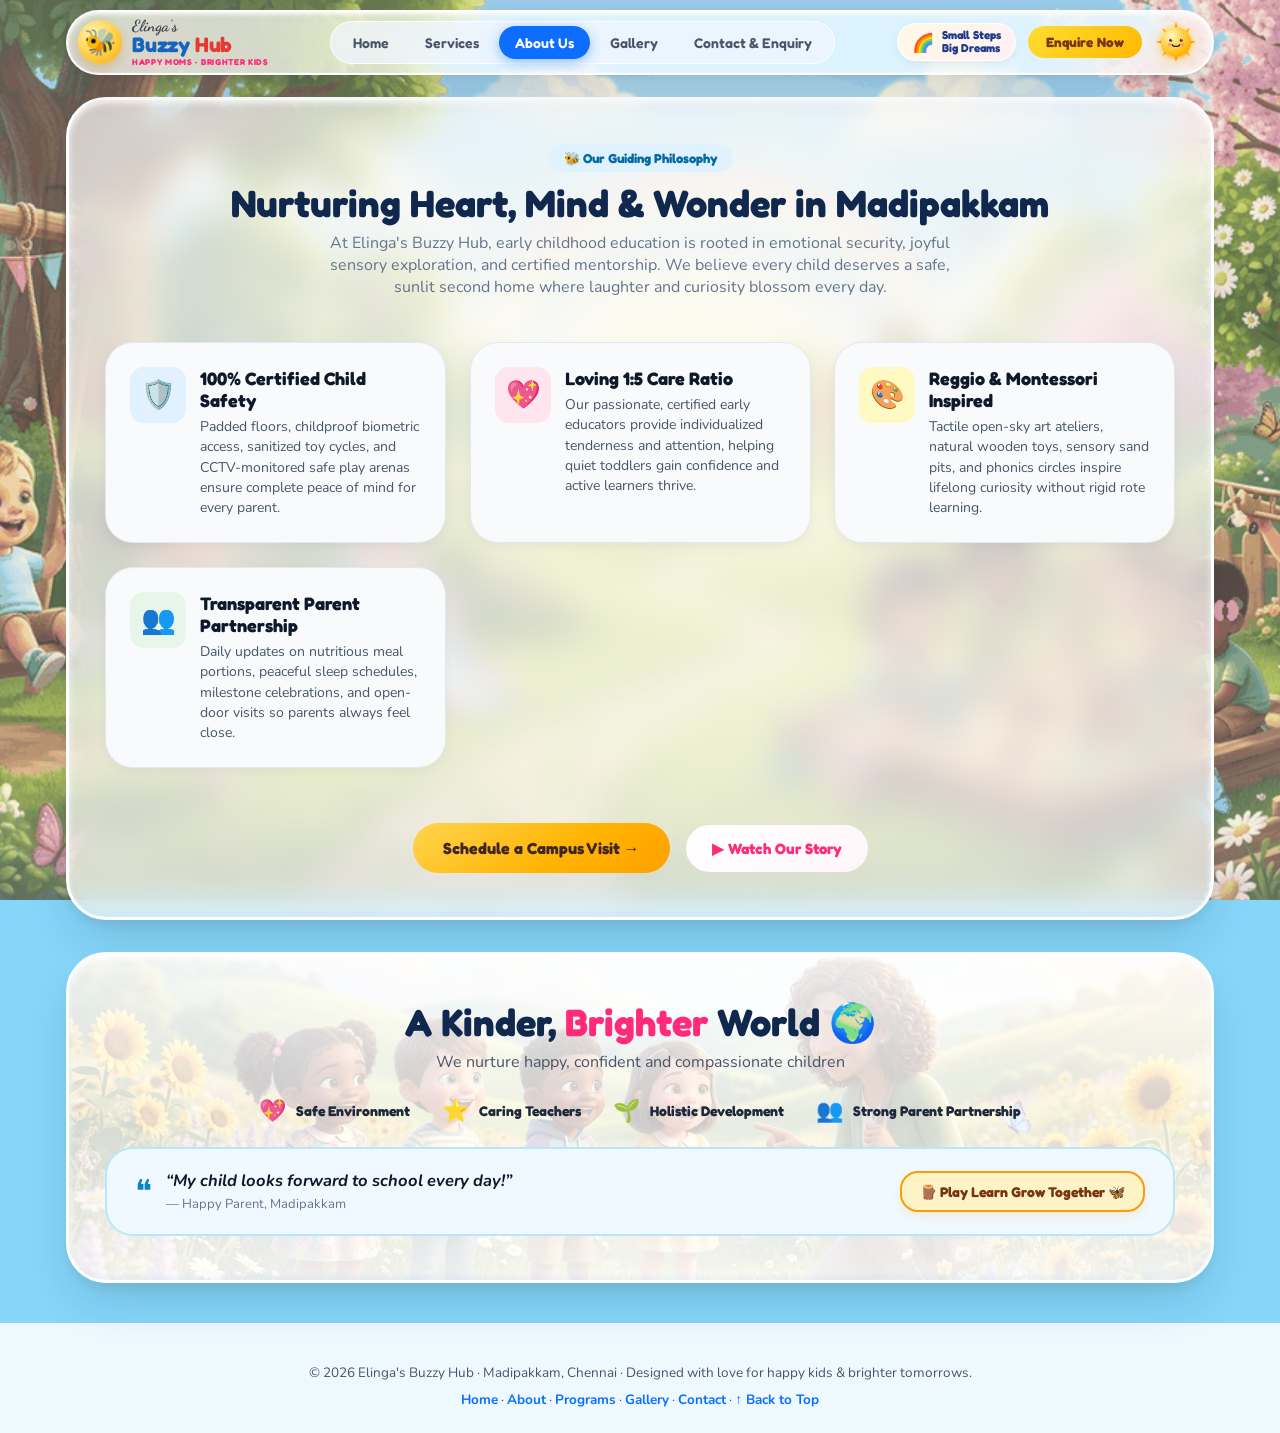
<file: about.html>
<!DOCTYPE html>
<html lang="en">
<head>
<meta charset="utf-8"/>
<meta content="width=device-width, initial-scale=1.0, maximum-scale=5.0" name="viewport"/>
<meta content="#85D6F9" name="theme-color"/>
<title>About Us | Elinga's Buzzy Hub · Madipakkam</title>
<link rel="preconnect" href="https://fonts.googleapis.com">
<link rel="preconnect" href="https://fonts.gstatic.com" crossorigin>
<link href="https://fonts.googleapis.com/css2?family=Dancing+Script:wght@700&family=Fredoka:wght@500;600;700&family=Nunito:wght@500;600;700;800;900&display=swap" rel="stylesheet">
<link rel="stylesheet" href="css/main.css">
</head>
<body id="top">
<div class="site-animated-backdrop" aria-hidden="true">
  <video autoplay muted loop playsinline poster="images/garden-animated-loop.gif" class="bg-video">
    <source src="images/gemini_generated_video_2d2858db.mp4" type="video/mp4">
  </video>
  <div class="bg-video-overlay"></div>
</div>

<!-- ================= 1. STICKY TOP NAVIGATION ================= -->
<header class="site-header">
  <div class="header-container">
    
    <!-- Left Brand Logo -->
    <a href="index.html" class="brand-logo" aria-label="Elinga's Buzzy Hub">
      <span class="bee-avatar">🐝</span>
      <div class="brand-text">
        <span class="brand-script">Elinga's</span>
        <span class="brand-title"><strong class="txt-blue">Buzzy</strong> <strong class="txt-red">Hub</strong></span>
        <span class="brand-tagline">HAPPY MOMS · BRIGHTER KIDS</span>
      </div>
    </a>

    <!-- Center Navigation Links -->
    <nav class="nav-pill-group" aria-label="Main navigation">
      <a href="index.html" class="nav-link">Home</a>
      <a href="index.html#services" class="nav-link">Services</a>
      <a href="index.html#about" class="nav-link active">About Us</a>
      <a href="index.html#gallery" class="nav-link">Gallery</a>
      <a href="index.html#contact" class="nav-link">Contact &amp; Enquiry</a>
    </nav>

    <!-- Right Accents -->
    <div class="header-right-badges">
      <div class="badge-small-steps">
        <span class="rainbow-ico">🌈</span>
        <span>Small Steps<br><strong>Big Dreams</strong></span>
      </div>
      <button class="btn-enquire-bubble" data-dialog="dialogTour" aria-label="Enquire Now">Enquire Now</button>
      <!-- Ultra-crisp vector animated sun -->
      <svg class="header-sun-svg" viewBox="0 0 100 100" fill="none" xmlns="http://www.w3.org/2000/svg" aria-label="Smiling Sun">
        <g class="sun-rays">
          <circle cx="50" cy="50" r="42" fill="#FFE082" opacity="0.35"/>
          <path d="M50 4L54 18H46L50 4Z" fill="#FFA000"/>
          <path d="M50 96L54 82H46L50 96Z" fill="#FFA000"/>
          <path d="M4 50L18 46V54L4 50Z" fill="#FFA000"/>
          <path d="M96 50L82 46V54L96 50Z" fill="#FFA000"/>
          <path d="M17.5 17.5L30 25L25 30L17.5 17.5Z" fill="#FFB300"/>
          <path d="M82.5 82.5L70 75L75 70L82.5 82.5Z" fill="#FFB300"/>
          <path d="M82.5 17.5L75 30L70 25L82.5 17.5Z" fill="#FFB300"/>
          <path d="M17.5 82.5L25 70L30 75L17.5 82.5Z" fill="#FFB300"/>
        </g>
        <circle cx="50" cy="50" r="34" fill="url(#sunGrad)" filter="url(#dropSh)"/>
        <ellipse cx="36" cy="56" rx="5" ry="3.5" fill="#FF8A80" opacity="0.8"/>
        <ellipse cx="64" cy="56" rx="5" ry="3.5" fill="#FF8A80" opacity="0.8"/>
        <circle cx="38" cy="46" r="3.5" fill="#3E2723"/>
        <circle cx="39.2" cy="44.8" r="1.2" fill="#FFFFFF"/>
        <circle cx="62" cy="46" r="3.5" fill="#3E2723"/>
        <circle cx="63.2" cy="44.8" r="1.2" fill="#FFFFFF"/>
        <path d="M42 56C42 61 58 61 58 56" stroke="#3E2723" stroke-width="3" stroke-linecap="round"/>
        <defs>
          <radialGradient id="sunGrad" cx="35%" cy="30%" r="70%">
            <stop offset="0%" stop-color="#FFF9C4"/>
            <stop offset="50%" stop-color="#FFD54F"/>
            <stop offset="100%" stop-color="#FFB300"/>
          </radialGradient>
          <filter id="dropSh" x="-10%" y="-10%" width="120%" height="120%">
            <feDropShadow dx="0" dy="4" stdDeviation="3" flood-color="#F57C00" flood-opacity="0.3"/>
          </filter>
        </defs>
      </svg>
    </div>

    <!-- Mobile Hamburger Toggle -->
    <button class="mobile-menu-btn" id="btnMenuToggle" aria-label="Open mobile menu">☰</button>

  </div>
</header>


<main style="max-width:1180px;margin:32px auto;padding:0 16px;">
  <section class="gallery-card" style="margin-bottom:32px;">
    <div class="section-head-center">
      <div class="section-pill-tag">🐝 Our Guiding Philosophy</div>
      <h1 class="section-title-bold">Nurturing Heart, Mind &amp; Wonder in Madipakkam</h1>
      <p class="section-subtitle-soft">
        At Elinga's Buzzy Hub, early childhood education is rooted in emotional security, joyful sensory exploration, and certified mentorship. We believe every child deserves a safe, sunlit second home where laughter and curiosity blossom every day.
      </p>
    </div>

    <div style="display:grid;grid-template-columns:repeat(auto-fit, minmax(300px, 1fr));gap:24px;margin-top:20px;">
      
      <div class="info-tile" style="padding:24px;border-radius:28px;">
        <div class="info-tile-ico tile-blue" style="font-size:28px;width:56px;height:56px;">🛡️</div>
        <div class="info-tile-content">
          <strong style="font-size:18px;">100% Certified Child Safety</strong>
          <p style="font-size:14px;color:#475569;margin-top:6px;">
            Padded floors, childproof biometric access, sanitized toy cycles, and CCTV-monitored safe play arenas ensure complete peace of mind for every parent.
          </p>
        </div>
      </div>

      <div class="info-tile" style="padding:24px;border-radius:28px;">
        <div class="info-tile-ico tile-pink" style="font-size:28px;width:56px;height:56px;">💖</div>
        <div class="info-tile-content">
          <strong style="font-size:18px;">Loving 1:5 Care Ratio</strong>
          <p style="font-size:14px;color:#475569;margin-top:6px;">
            Our passionate, certified early educators provide individualized tenderness and attention, helping quiet toddlers gain confidence and active learners thrive.
          </p>
        </div>
      </div>

      <div class="info-tile" style="padding:24px;border-radius:28px;">
        <div class="info-tile-ico tile-yellow" style="font-size:28px;width:56px;height:56px;">🎨</div>
        <div class="info-tile-content">
          <strong style="font-size:18px;">Reggio &amp; Montessori Inspired</strong>
          <p style="font-size:14px;color:#475569;margin-top:6px;">
            Tactile open-sky art ateliers, natural wooden toys, sensory sand pits, and phonics circles inspire lifelong curiosity without rigid rote learning.
          </p>
        </div>
      </div>

      <div class="info-tile" style="padding:24px;border-radius:28px;">
        <div class="info-tile-ico tile-green" style="font-size:28px;width:56px;height:56px;">👥</div>
        <div class="info-tile-content">
          <strong style="font-size:18px;">Transparent Parent Partnership</strong>
          <p style="font-size:14px;color:#475569;margin-top:6px;">
            Daily updates on nutritious meal portions, peaceful sleep schedules, milestone celebrations, and open-door visits so parents always feel close.
          </p>
        </div>
      </div>

    </div>

    <div style="text-align:center;margin-top:30px;">
      <button class="btn-yellow-pill" data-dialog="dialogTour">Schedule a Campus Visit →</button>
      <button class="btn-white-pill" data-dialog="dialogStory" style="margin-left:12px;">▶ Watch Our Story</button>
    </div>
  </section>

  <!-- A Kinder, Brighter World Banner -->
  <section class="kinder-section" id="kinder-banner" style="margin-top: 24px; padding: 0;">
    <div class="kinder-card">
      <div class="kinder-header">
        <h2 class="kinder-title">A Kinder, <span class="txt-pink">Brighter</span> World 🌍</h2>
        <p class="kinder-sub">We nurture happy, confident and compassionate children</p>
      </div>

      <div class="kinder-pillars-row">
        <div class="pillar-item"><span class="pillar-ico">💖</span> <span>Safe Environment</span></div>
        <div class="pillar-item"><span class="pillar-ico">⭐</span> <span>Caring Teachers</span></div>
        <div class="pillar-item"><span class="pillar-ico">🌱</span> <span>Holistic Development</span></div>
        <div class="pillar-item"><span class="pillar-ico">👥</span> <span>Strong Parent Partnership</span></div>
      </div>

      <div class="kinder-quote-container">
        <div class="quote-left">
          <span class="quote-mark">❝</span>
          <div>
            <p class="quote-text">“My child looks forward to school every day!”</p>
            <span class="quote-author">— Happy Parent, Madipakkam</span>
          </div>
        </div>

        <div class="wooden-sign-wrap">
          <span>🪵 Play Learn Grow Together 🦋</span>
        </div>
      </div>
    </div>
  </section>
</main>

<!-- ================= FOOTER ================= -->
<footer class="site-footer">
  <p>© 2026 Elinga's Buzzy Hub · Madipakkam, Chennai · Designed with love for happy kids &amp; brighter tomorrows.</p>
  <p style="margin-top: 8px;"><a href="index.html">Home</a> · <a href="about.html">About</a> · <a href="programs.html">Programs</a> · <a href="gallery.html">Gallery</a> · <a href="contact.html">Contact</a> · <a href="#top">↑ Back to Top</a></p>
</footer>

<!-- ================= INTERACTIVE MODALS ================= -->
<!-- Tour Modal -->
<dialog id="dialogTour">
  <h2>Book a School Tour</h2>
  <p>Come see our bright classrooms, creative ateliers, and joyful play hubs in person!</p>
  <form method="dialog">
    <div class="form-group">
      <label for="pName">Parent's Name</label>
      <input type="text" id="pName" placeholder="e.g. Radhika Sharma" required/>
    </div>
    <div class="form-group">
      <label for="pPhone">Phone Number</label>
      <input type="tel" id="pPhone" placeholder="+91 98400 12345" required/>
    </div>
    <div class="form-group">
      <label for="cAge">Child's Age Group</label>
      <select id="cAge">
        <option>Play School (1.5 - 2.5 yrs)</option>
        <option>Nursery &amp; Kindergarten (2.5 - 5 yrs)</option>
        <option>Day Care &amp; Creche</option>
      </select>
    </div>
    <div class="dialog-actions">
      <button type="button" class="btn-dialog-close" onclick="this.closest('dialog').close()">Cancel</button>
      <button type="submit" class="btn-dialog-submit">Confirm Booking</button>
    </div>
  </form>
</dialog>

<!-- Story Modal -->
<dialog id="dialogStory">
  <h2>Watch Our Story</h2>
  <p>Take a virtual journey through a typical sunlit morning at Elinga's Buzzy Hub.</p>
  <div style="background:#F0F9FF;padding:36px;border-radius:20px;text-align:center;font-weight:700;color:#0284C7;margin-bottom:18px;">
    🎬 [Virtual Video Tour Playing...]
  </div>
  <div class="dialog-actions">
    <button class="btn-dialog-close" onclick="this.closest('dialog').close()">Done</button>
  </div>
</dialog>

<!-- Mobile Menu Modal -->
<dialog id="dialogMobileMenu">
  <h2>Explore Buzzy Hub</h2>
  <nav style="display:flex;flex-direction:column;gap:12px;margin:18px 0;">
    <a href="index.html#home" class="nav-link" onclick="this.closest('dialog').close()">Home</a>
    <a href="index.html#services" class="nav-link" onclick="this.closest('dialog').close()">Services</a>
    <a href="index.html#about" class="nav-link" onclick="this.closest('dialog').close()">About Us</a>
    <a href="index.html#gallery" class="nav-link" onclick="this.closest('dialog').close()">Gallery</a>
    <a href="index.html#contact" class="nav-link" onclick="this.closest('dialog').close()">Contact &amp; Enquiry</a>
    </nav>
  <div class="dialog-actions">
    <button class="btn-dialog-close" onclick="this.closest('dialog').close()">Close</button>
  </div>
</dialog>


<script src="js/main.js"></script>
</body>
</html>
</file>
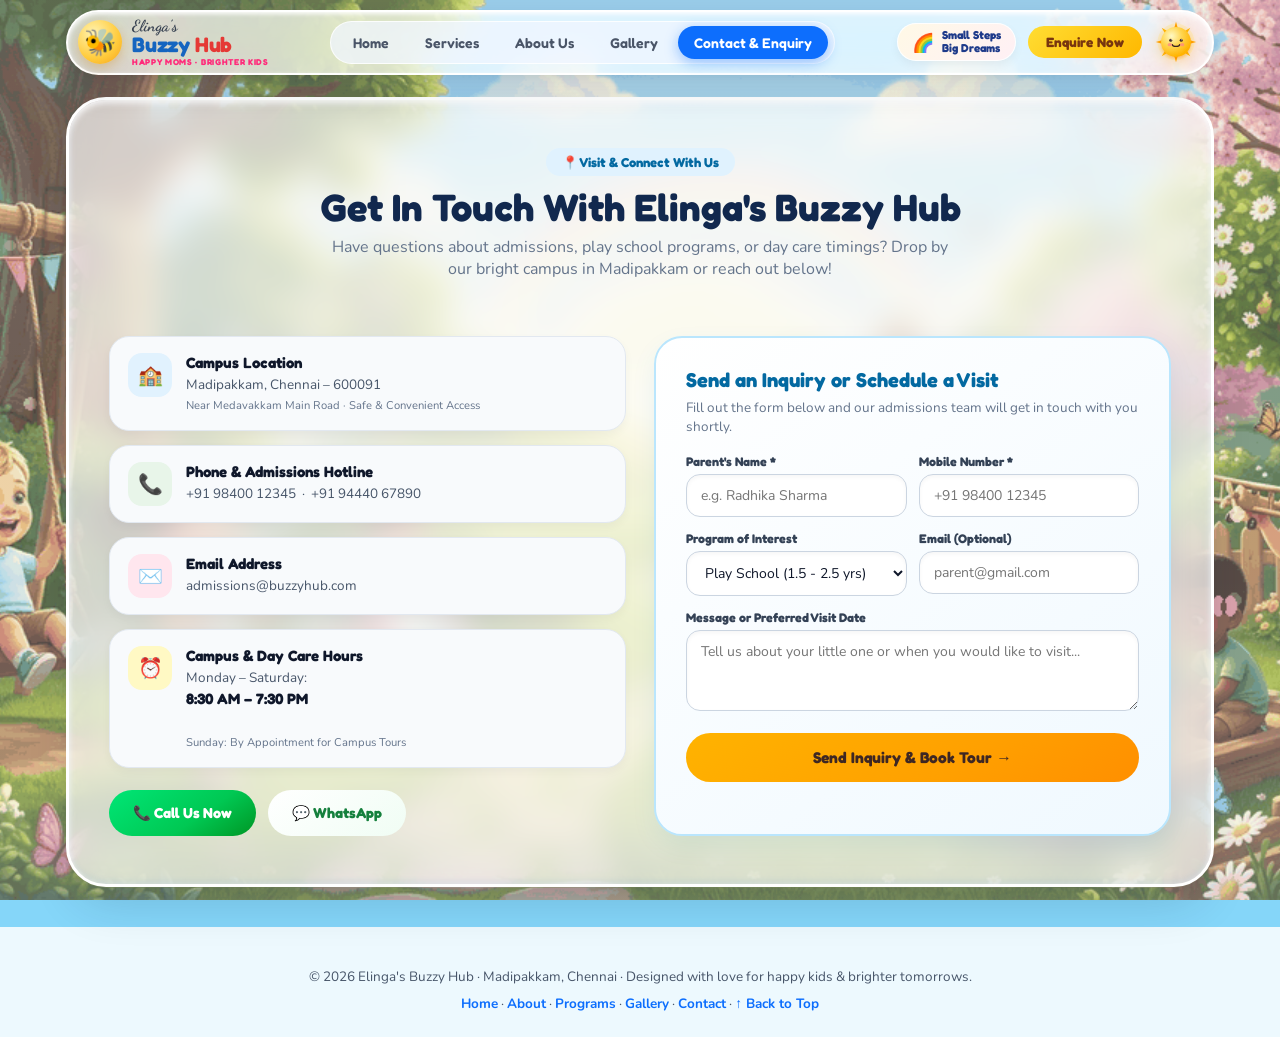
<file: contact.html>
<!DOCTYPE html>
<html lang="en">
<head>
<meta charset="utf-8"/>
<meta content="width=device-width, initial-scale=1.0, maximum-scale=5.0" name="viewport"/>
<meta content="#85D6F9" name="theme-color"/>
<title>Contact &amp; Admissions | Elinga's Buzzy Hub · Madipakkam</title>
<link rel="preconnect" href="https://fonts.googleapis.com">
<link rel="preconnect" href="https://fonts.gstatic.com" crossorigin>
<link href="https://fonts.googleapis.com/css2?family=Dancing+Script:wght@700&family=Fredoka:wght@500;600;700&family=Nunito:wght@500;600;700;800;900&display=swap" rel="stylesheet">
<link rel="stylesheet" href="css/main.css">
</head>
<body id="top">
<div class="site-animated-backdrop" aria-hidden="true">
  <video autoplay muted loop playsinline poster="images/garden-animated-loop.gif" class="bg-video">
    <source src="images/gemini_generated_video_2d2858db.mp4" type="video/mp4">
  </video>
  <div class="bg-video-overlay"></div>
</div>

<!-- ================= 1. STICKY TOP NAVIGATION ================= -->
<header class="site-header">
  <div class="header-container">
    
    <!-- Left Brand Logo -->
    <a href="index.html" class="brand-logo" aria-label="Elinga's Buzzy Hub">
      <span class="bee-avatar">🐝</span>
      <div class="brand-text">
        <span class="brand-script">Elinga's</span>
        <span class="brand-title"><strong class="txt-blue">Buzzy</strong> <strong class="txt-red">Hub</strong></span>
        <span class="brand-tagline">HAPPY MOMS · BRIGHTER KIDS</span>
      </div>
    </a>

    <!-- Center Navigation Links -->
    <nav class="nav-pill-group" aria-label="Main navigation">
      <a href="index.html" class="nav-link">Home</a>
      <a href="index.html#services" class="nav-link">Services</a>
      <a href="index.html#about" class="nav-link">About Us</a>
      <a href="index.html#gallery" class="nav-link">Gallery</a>
      <a href="index.html#contact" class="nav-link active">Contact &amp; Enquiry</a>
    </nav>

    <!-- Right Accents -->
    <div class="header-right-badges">
      <div class="badge-small-steps">
        <span class="rainbow-ico">🌈</span>
        <span>Small Steps<br><strong>Big Dreams</strong></span>
      </div>
      <button class="btn-enquire-bubble" data-dialog="dialogTour" aria-label="Enquire Now">Enquire Now</button>
      <!-- Ultra-crisp vector animated sun -->
      <svg class="header-sun-svg" viewBox="0 0 100 100" fill="none" xmlns="http://www.w3.org/2000/svg" aria-label="Smiling Sun">
        <g class="sun-rays">
          <circle cx="50" cy="50" r="42" fill="#FFE082" opacity="0.35"/>
          <path d="M50 4L54 18H46L50 4Z" fill="#FFA000"/>
          <path d="M50 96L54 82H46L50 96Z" fill="#FFA000"/>
          <path d="M4 50L18 46V54L4 50Z" fill="#FFA000"/>
          <path d="M96 50L82 46V54L96 50Z" fill="#FFA000"/>
          <path d="M17.5 17.5L30 25L25 30L17.5 17.5Z" fill="#FFB300"/>
          <path d="M82.5 82.5L70 75L75 70L82.5 82.5Z" fill="#FFB300"/>
          <path d="M82.5 17.5L75 30L70 25L82.5 17.5Z" fill="#FFB300"/>
          <path d="M17.5 82.5L25 70L30 75L17.5 82.5Z" fill="#FFB300"/>
        </g>
        <circle cx="50" cy="50" r="34" fill="url(#sunGrad)" filter="url(#dropSh)"/>
        <ellipse cx="36" cy="56" rx="5" ry="3.5" fill="#FF8A80" opacity="0.8"/>
        <ellipse cx="64" cy="56" rx="5" ry="3.5" fill="#FF8A80" opacity="0.8"/>
        <circle cx="38" cy="46" r="3.5" fill="#3E2723"/>
        <circle cx="39.2" cy="44.8" r="1.2" fill="#FFFFFF"/>
        <circle cx="62" cy="46" r="3.5" fill="#3E2723"/>
        <circle cx="63.2" cy="44.8" r="1.2" fill="#FFFFFF"/>
        <path d="M42 56C42 61 58 61 58 56" stroke="#3E2723" stroke-width="3" stroke-linecap="round"/>
        <defs>
          <radialGradient id="sunGrad" cx="35%" cy="30%" r="70%">
            <stop offset="0%" stop-color="#FFF9C4"/>
            <stop offset="50%" stop-color="#FFD54F"/>
            <stop offset="100%" stop-color="#FFB300"/>
          </radialGradient>
          <filter id="dropSh" x="-10%" y="-10%" width="120%" height="120%">
            <feDropShadow dx="0" dy="4" stdDeviation="3" flood-color="#F57C00" flood-opacity="0.3"/>
          </filter>
        </defs>
      </svg>
    </div>

    <!-- Mobile Hamburger Toggle -->
    <button class="mobile-menu-btn" id="btnMenuToggle" aria-label="Open mobile menu">☰</button>

  </div>
</header>


<main style="max-width:1180px;margin:32px auto;padding:0 16px;">
  <section class="contact-card-container">
    <div class="section-head-center">
      <div class="section-pill-tag">📍 Visit &amp; Connect With Us</div>
      <h1 class="section-title-bold">Get In Touch With Elinga's Buzzy Hub</h1>
      <p class="section-subtitle-soft">
        Have questions about admissions, play school programs, or day care timings? Drop by our bright campus in Madipakkam or reach out below!
      </p>
    </div>

    <div class="contact-grid-2" style="margin-top:24px;">
      <!-- Contact Information Cards -->
      <div class="contact-info-col">
        <div class="contact-info-cards">
          
          <div class="info-tile">
            <div class="info-tile-ico tile-blue">🏫</div>
            <div class="info-tile-content">
              <strong>Campus Location</strong>
              <p>Madipakkam, Chennai – 600091<br><small style="color:#64748B;">Near Medavakkam Main Road · Safe &amp; Convenient Access</small></p>
            </div>
          </div>

          <div class="info-tile">
            <div class="info-tile-ico tile-green">📞</div>
            <div class="info-tile-content">
              <strong>Phone &amp; Admissions Hotline</strong>
              <p><a href="tel:+919840012345">+91 98400 12345</a> &nbsp;·&nbsp; <a href="tel:+919444067890">+91 94440 67890</a></p>
            </div>
          </div>

          <div class="info-tile">
            <div class="info-tile-ico tile-pink">✉️</div>
            <div class="info-tile-content">
              <strong>Email Address</strong>
              <p><a href="mailto:admissions@buzzyhub.com">admissions@buzzyhub.com</a></p>
            </div>
          </div>

          <div class="info-tile">
            <div class="info-tile-ico tile-yellow">⏰</div>
            <div class="info-tile-content">
              <strong>Campus &amp; Day Care Hours</strong>
              <p>Monday – Saturday: <strong>8:30 AM – 7:30 PM</strong><br><small style="color:#64748B;">Sunday: By Appointment for Campus Tours</small></p>
            </div>
          </div>

        </div>

        <div class="contact-quick-actions">
          <a href="tel:+919840012345" class="btn-contact-call">
            <span>📞 Call Us Now</span>
          </a>
          <a href="https://wa.me/919840012345" target="_blank" rel="noopener" class="btn-contact-wa">
            <span>💬 WhatsApp</span>
          </a>
        </div>
      </div>

      <!-- Quick Message / Visit Request Form -->
      <div class="contact-form-col">
        <h3>Send an Inquiry or Schedule a Visit</h3>
        <p>Fill out the form below and our admissions team will get in touch with you shortly.</p>
        
        <form class="contact-form">
          <div class="form-row-2">
            <div class="c-field">
              <label for="cParentName">Parent's Name *</label>
              <input type="text" id="cParentName" placeholder="e.g. Radhika Sharma" required/>
            </div>
            <div class="c-field">
              <label for="cParentPhone">Mobile Number *</label>
              <input type="tel" id="cParentPhone" placeholder="+91 98400 12345" required/>
            </div>
          </div>

          <div class="form-row-2">
            <div class="c-field">
              <label for="cProgram">Program of Interest</label>
              <select id="cProgram">
                <option value="playschool">Play School (1.5 - 2.5 yrs)</option>
                <option value="daycare">Day Care &amp; Creche</option>
                <option value="nursery">Nursery / Kindergarten (2.5 - 5 yrs)</option>
                <option value="activities">Weekend &amp; After-School Activities</option>
              </select>
            </div>
            <div class="c-field">
              <label for="cEmail">Email (Optional)</label>
              <input type="email" id="cEmail" placeholder="parent@gmail.com"/>
            </div>
          </div>

          <div class="c-field">
            <label for="cMessage">Message or Preferred Visit Date</label>
            <textarea id="cMessage" rows="3" placeholder="Tell us about your little one or when you would like to visit..."></textarea>
          </div>

          <button type="submit" class="btn-contact-submit">
            Send Inquiry &amp; Book Tour →
          </button>

          <div id="contactSuccessMsg" class="contact-success-msg">
            🎉 Thank you! Your inquiry has been received. Our team will contact you shortly!
          </div>
        </form>
      </div>

    </div>
  </section>
</main>

<!-- ================= FOOTER ================= -->
<footer class="site-footer">
  <p>© 2026 Elinga's Buzzy Hub · Madipakkam, Chennai · Designed with love for happy kids &amp; brighter tomorrows.</p>
  <p style="margin-top: 8px;"><a href="index.html">Home</a> · <a href="about.html">About</a> · <a href="programs.html">Programs</a> · <a href="gallery.html">Gallery</a> · <a href="contact.html">Contact</a> · <a href="#top">↑ Back to Top</a></p>
</footer>

<!-- ================= INTERACTIVE MODALS ================= -->
<!-- Tour Modal -->
<dialog id="dialogTour">
  <h2>Book a School Tour</h2>
  <p>Come see our bright classrooms, creative ateliers, and joyful play hubs in person!</p>
  <form method="dialog">
    <div class="form-group">
      <label for="pName">Parent's Name</label>
      <input type="text" id="pName" placeholder="e.g. Radhika Sharma" required/>
    </div>
    <div class="form-group">
      <label for="pPhone">Phone Number</label>
      <input type="tel" id="pPhone" placeholder="+91 98400 12345" required/>
    </div>
    <div class="form-group">
      <label for="cAge">Child's Age Group</label>
      <select id="cAge">
        <option>Play School (1.5 - 2.5 yrs)</option>
        <option>Nursery &amp; Kindergarten (2.5 - 5 yrs)</option>
        <option>Day Care &amp; Creche</option>
      </select>
    </div>
    <div class="dialog-actions">
      <button type="button" class="btn-dialog-close" onclick="this.closest('dialog').close()">Cancel</button>
      <button type="submit" class="btn-dialog-submit">Confirm Booking</button>
    </div>
  </form>
</dialog>

<!-- Story Modal -->
<dialog id="dialogStory">
  <h2>Watch Our Story</h2>
  <p>Take a virtual journey through a typical sunlit morning at Elinga's Buzzy Hub.</p>
  <div style="background:#F0F9FF;padding:36px;border-radius:20px;text-align:center;font-weight:700;color:#0284C7;margin-bottom:18px;">
    🎬 [Virtual Video Tour Playing...]
  </div>
  <div class="dialog-actions">
    <button class="btn-dialog-close" onclick="this.closest('dialog').close()">Done</button>
  </div>
</dialog>

<!-- Mobile Menu Modal -->
<dialog id="dialogMobileMenu">
  <h2>Explore Buzzy Hub</h2>
  <nav style="display:flex;flex-direction:column;gap:12px;margin:18px 0;">
    <a href="index.html#home" class="nav-link" onclick="this.closest('dialog').close()">Home</a>
    <a href="index.html#services" class="nav-link" onclick="this.closest('dialog').close()">Services</a>
    <a href="index.html#about" class="nav-link" onclick="this.closest('dialog').close()">About Us</a>
    <a href="index.html#gallery" class="nav-link" onclick="this.closest('dialog').close()">Gallery</a>
    <a href="index.html#contact" class="nav-link" onclick="this.closest('dialog').close()">Contact &amp; Enquiry</a>
    </nav>
  <div class="dialog-actions">
    <button class="btn-dialog-close" onclick="this.closest('dialog').close()">Close</button>
  </div>
</dialog>


<script src="js/main.js"></script>
</body>
</html>
</file>
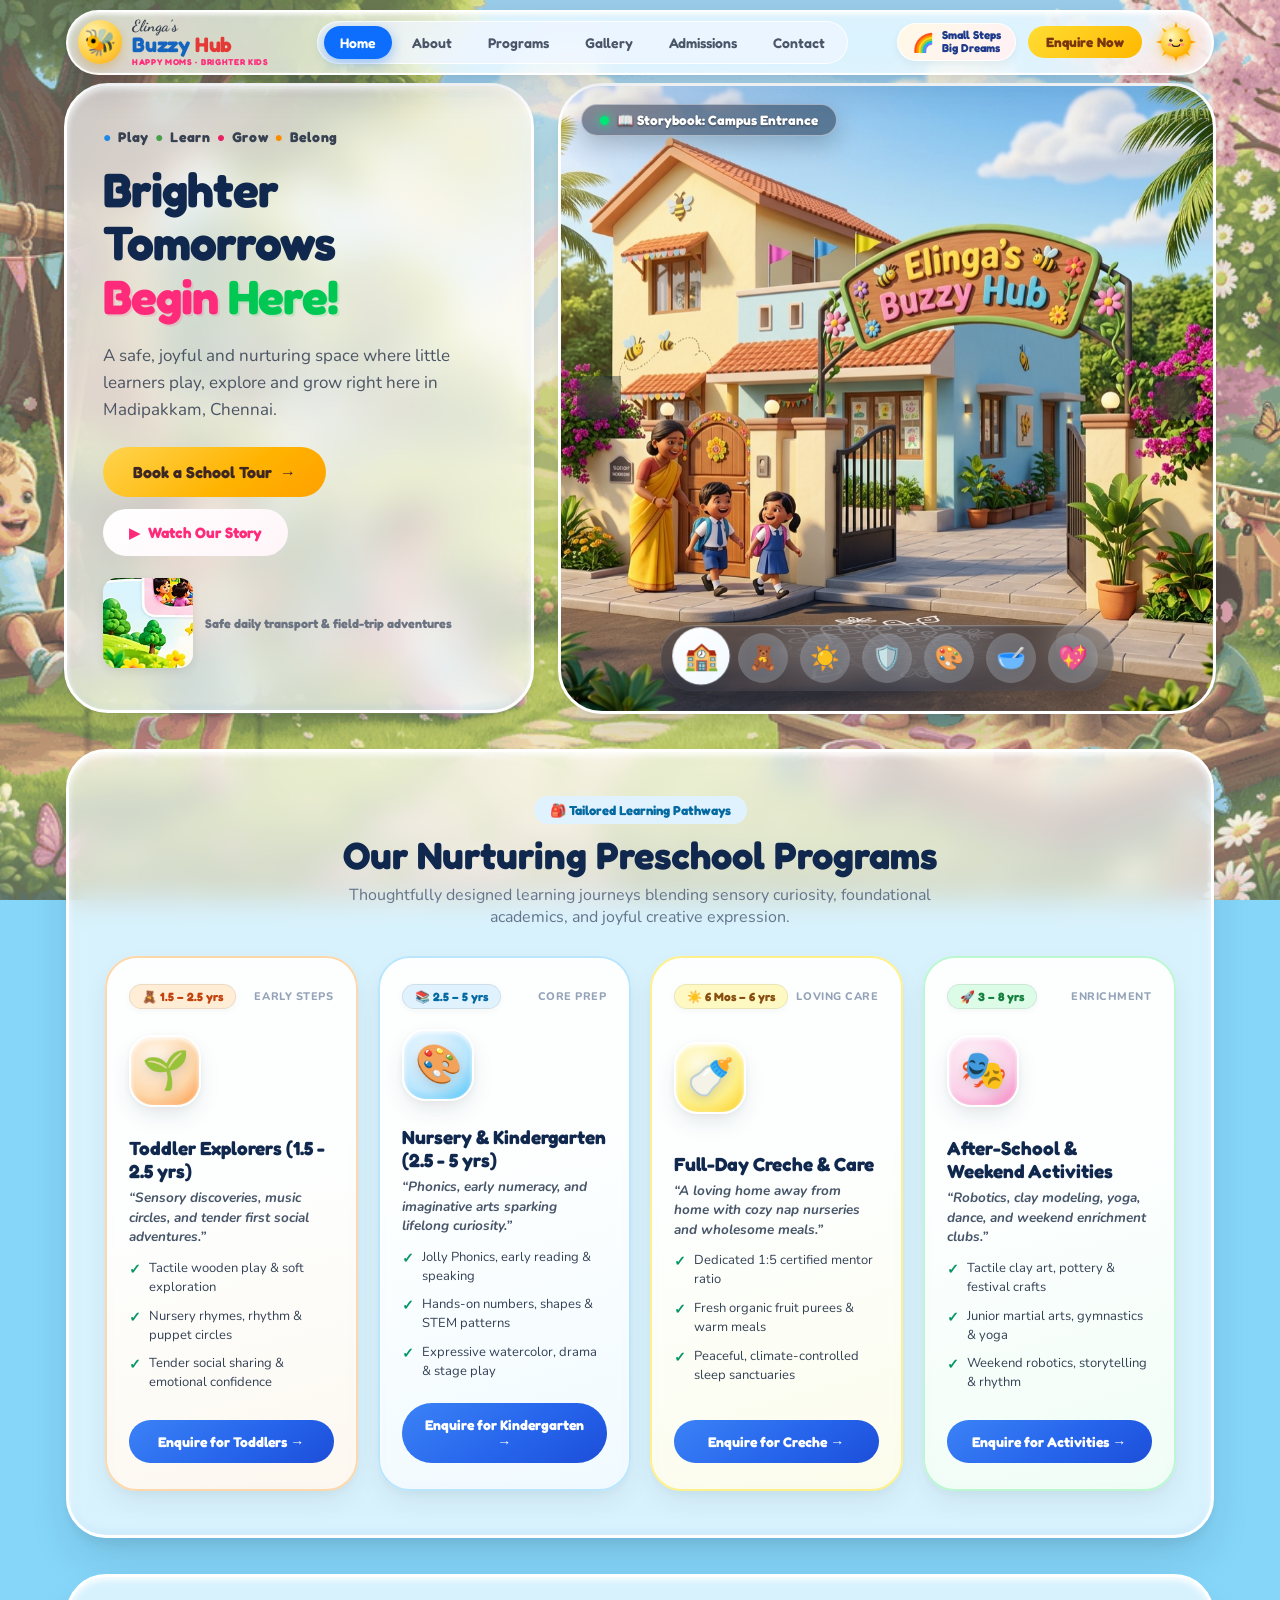
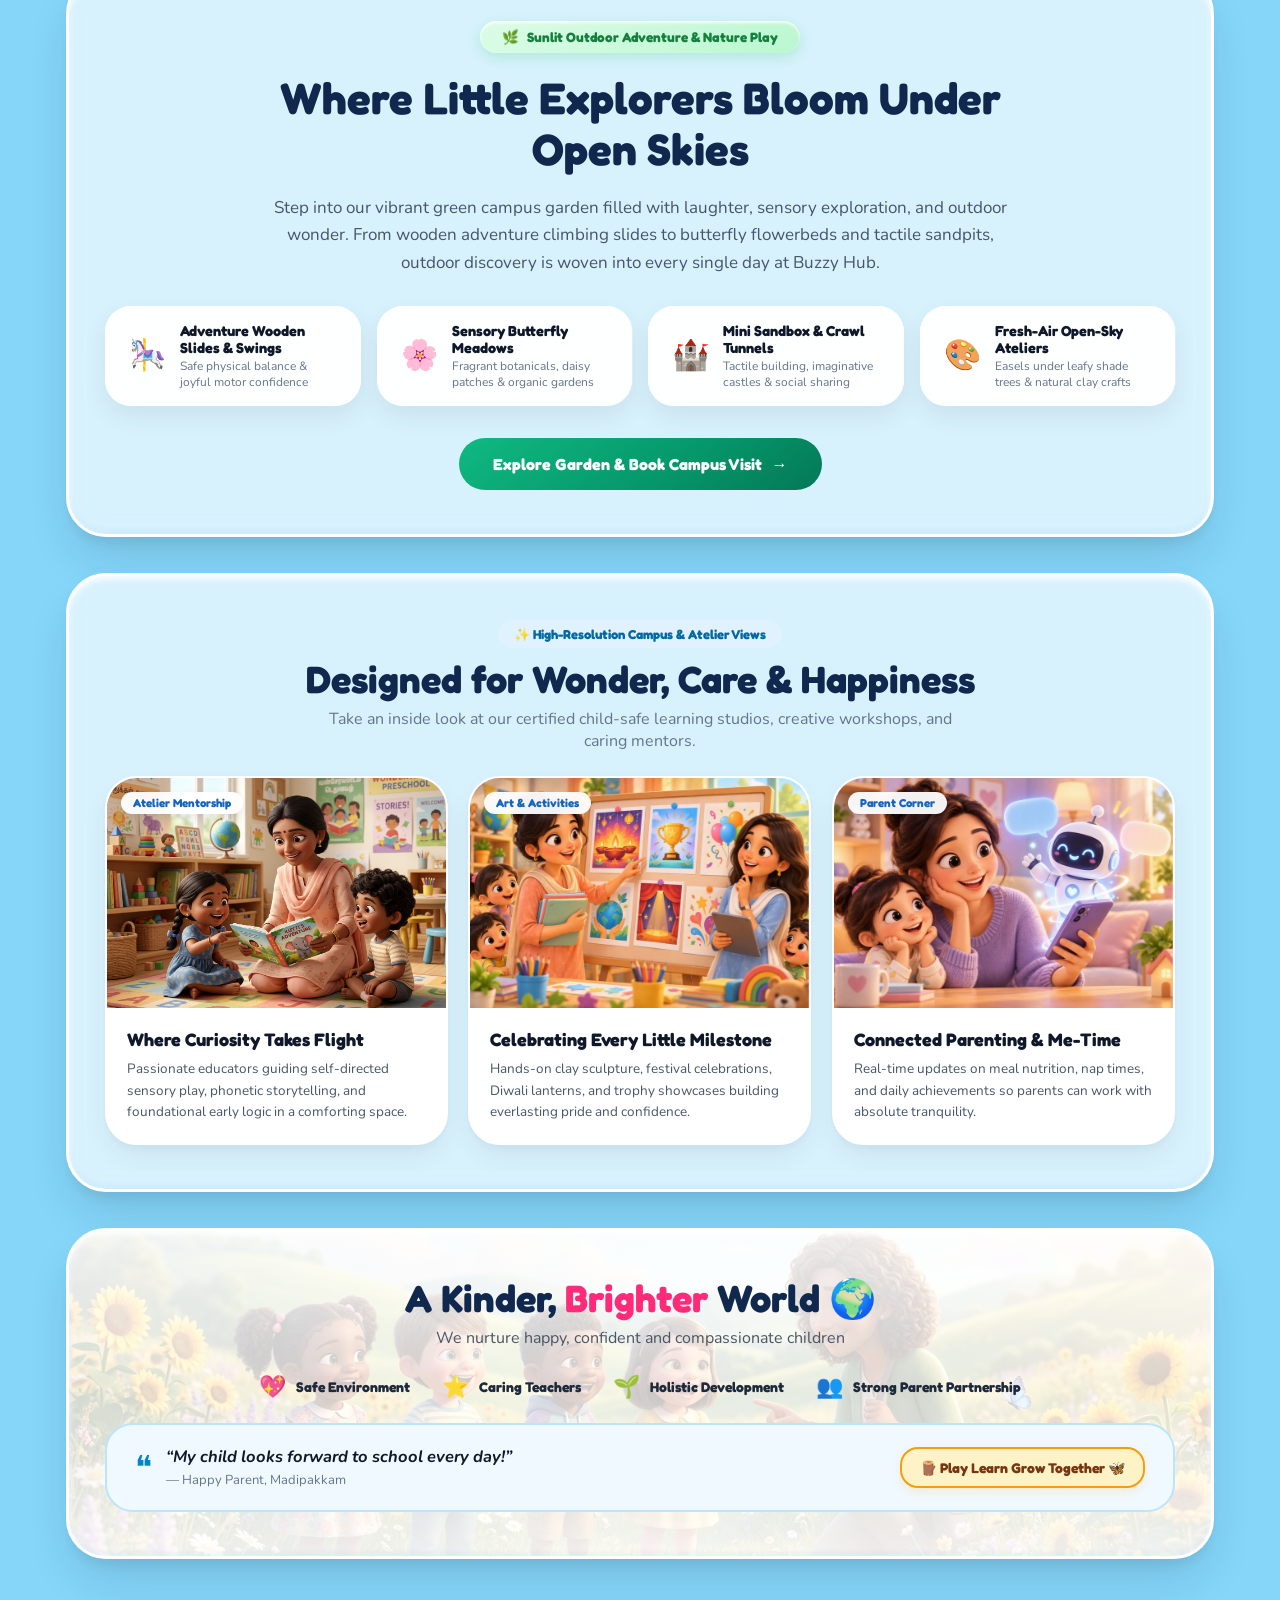
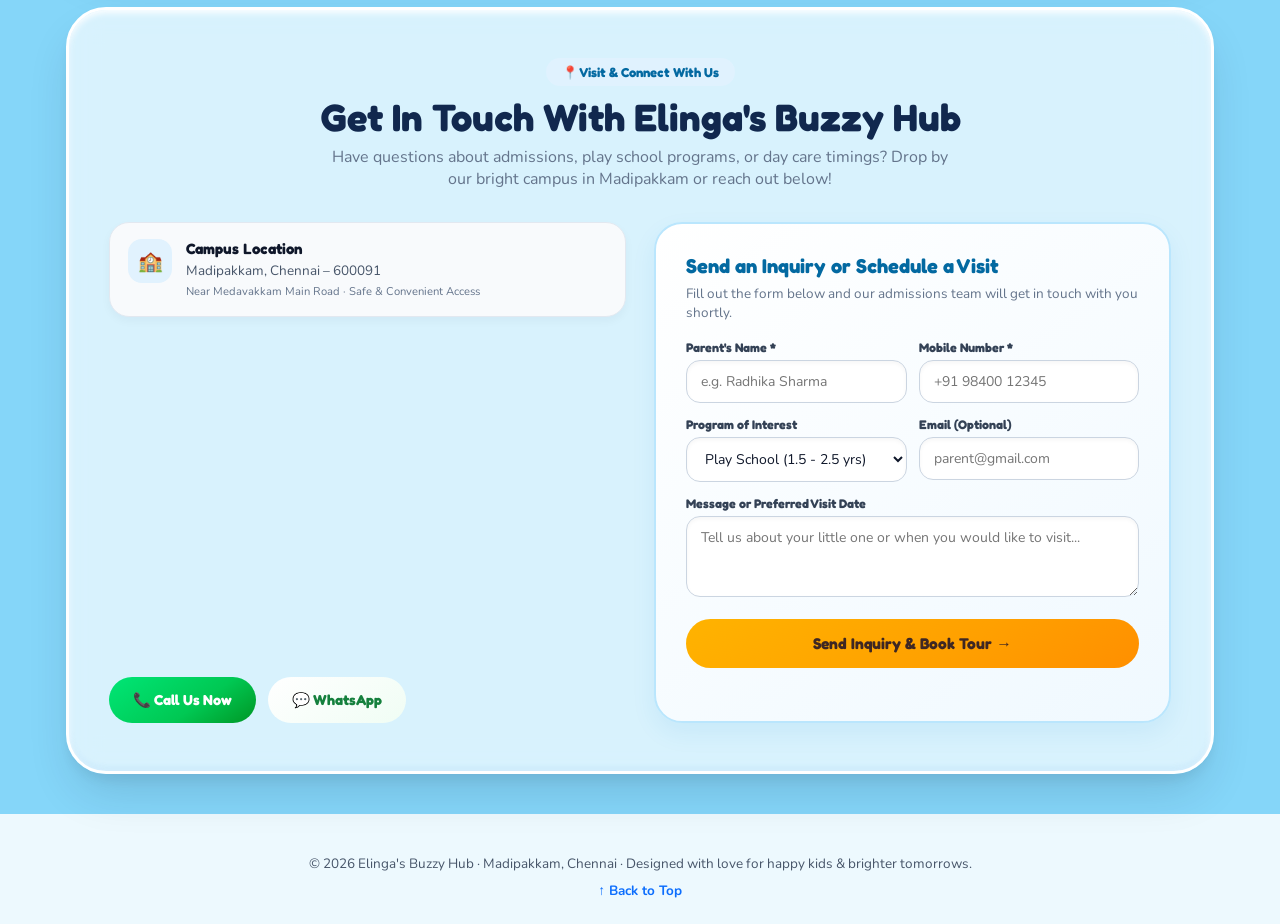
<file: elingas-buzzy-hub-with-iyanlabs.html>
<!DOCTYPE html>
<html lang="en">
<head>
<meta charset="utf-8"/>
<meta content="width=device-width, initial-scale=1.0, maximum-scale=5.0" name="viewport"/>
<meta content="#85D6F9" name="theme-color"/>
<title>Elinga's Buzzy Hub | Play School, Day Care & Early Learning · Madipakkam</title>
<meta name="description" content="Elinga's Buzzy Hub in Madipakkam, Chennai. A safe, joyful and nurturing space where little learners play, explore and grow. High-resolution campus view, programs, and caring mentors."/>

<!-- Google Fonts: Fredoka & Nunito for friendly, rounded, vibrant typography -->
<link rel="preconnect" href="https://fonts.googleapis.com">
<link rel="preconnect" href="https://fonts.gstatic.com" crossorigin>
<link href="https://fonts.googleapis.com/css2?family=Dancing+Script:wght@700&family=Fredoka:wght@500;600;700&family=Nunito:wght@500;600;700;800;900&display=swap" rel="stylesheet">

<link rel="stylesheet" href="css/main.css">
</head>
<body>
<div class="site-animated-backdrop" aria-hidden="true">
  <video autoplay muted loop playsinline poster="images/garden-animated-loop.gif" class="bg-video">
    <source src="images/gemini_generated_video_2d2858db.mp4" type="video/mp4">
  </video>
  <div class="bg-video-overlay"></div>
</div>

<!-- ================= 1. HEADER ================= -->
<header class="site-header">
  <div class="header-container">
    <a href="index.html" class="brand-logo" aria-label="Elinga's Buzzy Hub">
      <span class="bee-avatar">🐝</span>
      <div class="brand-text">
        <span class="brand-script">Elinga's</span>
        <span class="brand-title"><strong class="txt-blue">Buzzy</strong> <strong class="txt-red">Hub</strong></span>
        <span class="brand-tagline">HAPPY MOMS · BRIGHTER KIDS</span>
      </div>
    </a>

    <!-- Center Navigation -->
    <nav class="nav-pill-group" aria-label="Main navigation">
      <a href="index.html" class="nav-link active">Home</a>
      <a href="about.html" class="nav-link">About</a>
      <a href="programs.html" class="nav-link">Programs</a>
      <a href="gallery.html" class="nav-link">Gallery</a>
      <a href="#admissions" class="nav-link" data-dialog="dialogTour">Admissions</a>
      <a href="contact.html" class="nav-link">Contact</a>
    </nav>

    <!-- Right Accents -->
    <div class="header-right-badges">
      <div class="badge-small-steps">
        <span class="rainbow-ico">🌈</span>
        <span>Small Steps<br><strong>Big Dreams</strong></span>
      </div>
      <button class="btn-enquire-bubble" data-dialog="dialogTour" aria-label="Enquire Now">Enquire Now</button>
      <!-- Ultra-crisp vector animated sun -->
      <svg class="header-sun-svg" viewBox="0 0 100 100" fill="none" xmlns="http://www.w3.org/2000/svg" aria-label="Smiling Sun">
        <g class="sun-rays">
          <circle cx="50" cy="50" r="42" fill="#FFE082" opacity="0.35"/>
          <path d="M50 4L54 18H46L50 4Z" fill="#FFA000"/>
          <path d="M50 96L54 82H46L50 96Z" fill="#FFA000"/>
          <path d="M4 50L18 46V54L4 50Z" fill="#FFA000"/>
          <path d="M96 50L82 46V54L96 50Z" fill="#FFA000"/>
          <path d="M17.5 17.5L30 25L25 30L17.5 17.5Z" fill="#FFB300"/>
          <path d="M82.5 82.5L70 75L75 70L82.5 82.5Z" fill="#FFB300"/>
          <path d="M82.5 17.5L75 30L70 25L82.5 17.5Z" fill="#FFB300"/>
          <path d="M17.5 82.5L25 70L30 75L17.5 82.5Z" fill="#FFB300"/>
        </g>
        <circle cx="50" cy="50" r="34" fill="url(#sunGrad)" filter="url(#dropSh)"/>
        <ellipse cx="36" cy="56" rx="5" ry="3.5" fill="#FF8A80" opacity="0.8"/>
        <ellipse cx="64" cy="56" rx="5" ry="3.5" fill="#FF8A80" opacity="0.8"/>
        <circle cx="38" cy="46" r="3.5" fill="#3E2723"/>
        <circle cx="39.2" cy="44.8" r="1.2" fill="#FFFFFF"/>
        <circle cx="62" cy="46" r="3.5" fill="#3E2723"/>
        <circle cx="63.2" cy="44.8" r="1.2" fill="#FFFFFF"/>
        <path d="M42 56C42 61 58 61 58 56" stroke="#3E2723" stroke-width="3" stroke-linecap="round"/>
        <defs>
          <radialGradient id="sunGrad" cx="35%" cy="30%" r="70%">
            <stop offset="0%" stop-color="#FFF9C4"/>
            <stop offset="50%" stop-color="#FFD54F"/>
            <stop offset="100%" stop-color="#FFB300"/>
          </radialGradient>
          <filter id="dropSh" x="-10%" y="-10%" width="120%" height="120%">
            <feDropShadow dx="0" dy="4" stdDeviation="3" flood-color="#F57C00" flood-opacity="0.3"/>
          </filter>
        </defs>
      </svg>
    </div>

    <!-- Mobile Menu Button -->
    <button class="mobile-menu-btn" id="btnMenuToggle" aria-label="Toggle navigation">☰</button>
  </div>
</header>

<!-- ================= 2. HERO SECTION ================= -->
<main class="hero-wrapper" id="home">
  <div class="hero-grid">
    
    <!-- Column 1: Organic Hero Cloud Card -->
    <section class="hero-cloud-card">
      <div class="hero-dots-tagline">
        <span class="d-blue">●</span> Play 
        <span class="d-green">●</span> Learn 
        <span class="d-pink">●</span> Grow 
        <span class="d-orange">●</span> Belong
      </div>

      <h1 class="hero-title">
        Brighter Tomorrows<br/>
        <span class="candy-begin">Begin</span> <span class="candy-here">Here!</span>
      </h1>

      <p class="hero-desc">
        A safe, joyful and nurturing space where little learners play, explore and grow right here in Madipakkam, Chennai.
      </p>

      <div class="hero-cta-group">
        <button class="btn-yellow-pill" data-dialog="dialogTour">
          <span>Book a School Tour</span> <span>→</span>
        </button>
        <button class="btn-white-pill" data-dialog="dialogStory">
          <span class="play-ico-pink">▶</span> <span>Watch Our Story</span>
        </button>
      </div>

      <div class="hero-bottom-bus">
        <img src="images/highres-school-bus.jpg" alt="Buzzy Hub School Van" class="bus-thumb-img"/>
        <span class="bus-tagline">Safe daily transport &amp; field-trip adventures</span>
      </div>
    </section>

    <!-- Column 2: Wide Sliding Image Gallery with Floating Feature Overlay -->
    <section class="hero-facade-card">
      <div class="facade-img-wrap">
        <img id="mainHeroImg" src="images/preschool-campus-facade.jpg" alt="Elinga's Buzzy Hub High-Resolution Preschool Campus" class="facade-main-img"/>
        
        <!-- Live Scene Indicator Badge (Top-Left of Image) -->
        <div class="facade-scene-badge">
          <span class="badge-dot"></span>
          <strong id="facadeTitle">Elinga's Buzzy Hub · Madipakkam Campus</strong>
        </div>

        <!-- Gallery Next/Prev Navigation Arrows -->
        <button class="gallery-nav-arrow arrow-prev" onclick="slideFeaturePrev()" aria-label="Previous Slide">‹</button>
        <button class="gallery-nav-arrow arrow-next" onclick="slideFeatureNext()" aria-label="Next Slide">›</button>

                <!-- Icon-Only Feature Selection Dock (Directly Overlaid on Sliding Images) -->
        <nav class="facade-floating-menu" aria-label="Campus Feature Showcase">
          <button class="feat-overlay-btn active" data-feature="campus" title="Campus Facade" aria-label="Campus Facade">
            <span class="feat-ico">🏫</span>
          </button>
          <button class="feat-overlay-btn" data-feature="playschool" title="Play School" aria-label="Play School">
            <span class="feat-ico">🧸</span>
          </button>
          <button class="feat-overlay-btn" data-feature="daycare" title="Day Care &amp; Creche" aria-label="Day Care &amp; Creche">
            <span class="feat-ico">☀️</span>
          </button>
          <button class="feat-overlay-btn" data-feature="safety" title="Safe Environment" aria-label="Safe Environment">
            <span class="feat-ico">🛡️</span>
          </button>
          <button class="feat-overlay-btn" data-feature="activities" title="Fun Activities &amp; Arts" aria-label="Fun Activities &amp; Arts">
            <span class="feat-ico">🎨</span>
          </button>
          <button class="feat-overlay-btn" data-feature="meals" title="Healthy Meals" aria-label="Healthy Meals">
            <span class="feat-ico">🥣</span>
          </button>
          <button class="feat-overlay-btn" data-feature="teachers" title="Caring Teachers" aria-label="Caring Teachers">
            <span class="feat-ico">💖</span>
          </button>
        </nav>
      </div>
    </section>

  </div>
</main>

<!-- ================= 3. POPULATED PROGRAMS SECTION ================= -->
<section class="programs-section" id="programs">
  <div class="programs-card-container">
    <div class="section-head-center">
      <div class="section-pill-tag">🎒 Tailored Learning Pathways</div>
      <h2 class="section-title-bold">Our Nurturing Preschool Programs</h2>
      <p class="section-subtitle-soft">
        Thoughtfully designed learning journeys blending sensory curiosity, foundational academics, and joyful creative expression.
      </p>
    </div>

    <div class="programs-grid-4">
      
      <!-- Program 1: Toddler Explorers -->
      <article class="program-card card-toddler" onclick="triggerFeatureSelect('playschool')">
        <div class="prog-badge-row">
          <span class="prog-age-pill">🧸 1.5 – 2.5 yrs</span>
          <span class="prog-tag-corner">Early Steps</span>
        </div>
        <div class="prog-icon-banner">
          <span class="prog-main-emoji">🌱</span>
        </div>
        <div class="prog-body">
          <h3 class="prog-title">Toddler Explorers (1.5 - 2.5 yrs)</h3>
          <p class="prog-tagline">“Sensory discoveries, music circles, and tender first social adventures.”</p>
          <ul class="prog-highlights">
            <li><span>✓</span> Tactile wooden play &amp; soft exploration</li>
            <li><span>✓</span> Nursery rhymes, rhythm &amp; puppet circles</li>
            <li><span>✓</span> Tender social sharing &amp; emotional confidence</li>
          </ul>
        </div>
        <div class="prog-footer">
          <button class="btn-prog-action" data-dialog="dialogTour">Enquire for Toddlers →</button>
        </div>
      </article>

      <!-- Program 2: Nursery & Kindergarten -->
      <article class="program-card card-kindergarten" onclick="triggerFeatureSelect('activities')">
        <div class="prog-badge-row">
          <span class="prog-age-pill">📚 2.5 – 5 yrs</span>
          <span class="prog-tag-corner">Core Prep</span>
        </div>
        <div class="prog-icon-banner">
          <span class="prog-main-emoji">🎨</span>
        </div>
        <div class="prog-body">
          <h3 class="prog-title">Nursery &amp; Kindergarten (2.5 - 5 yrs)</h3>
          <p class="prog-tagline">“Phonics, early numeracy, and imaginative arts sparking lifelong curiosity.”</p>
          <ul class="prog-highlights">
            <li><span>✓</span> Jolly Phonics, early reading &amp; speaking</li>
            <li><span>✓</span> Hands-on numbers, shapes &amp; STEM patterns</li>
            <li><span>✓</span> Expressive watercolor, drama &amp; stage play</li>
          </ul>
        </div>
        <div class="prog-footer">
          <button class="btn-prog-action" data-dialog="dialogTour">Enquire for Kindergarten →</button>
        </div>
      </article>

      <!-- Program 3: Full-Day Creche & Care -->
      <article class="program-card card-creche" onclick="triggerFeatureSelect('daycare')">
        <div class="prog-badge-row">
          <span class="prog-age-pill">☀️ 6 Mos – 6 yrs</span>
          <span class="prog-tag-corner">Loving Care</span>
        </div>
        <div class="prog-icon-banner">
          <span class="prog-main-emoji">🍼</span>
        </div>
        <div class="prog-body">
          <h3 class="prog-title">Full-Day Creche &amp; Care</h3>
          <p class="prog-tagline">“A loving home away from home with cozy nap nurseries and wholesome meals.”</p>
          <ul class="prog-highlights">
            <li><span>✓</span> Dedicated 1:5 certified mentor ratio</li>
            <li><span>✓</span> Fresh organic fruit purees &amp; warm meals</li>
            <li><span>✓</span> Peaceful, climate-controlled sleep sanctuaries</li>
          </ul>
        </div>
        <div class="prog-footer">
          <button class="btn-prog-action" data-dialog="dialogTour">Enquire for Creche →</button>
        </div>
      </article>

      <!-- Program 4: After-School & Weekend Activities -->
      <article class="program-card card-activities" onclick="triggerFeatureSelect('activities')">
        <div class="prog-badge-row">
          <span class="prog-age-pill">🚀 3 – 8 yrs</span>
          <span class="prog-tag-corner">Enrichment</span>
        </div>
        <div class="prog-icon-banner">
          <span class="prog-main-emoji">🎭</span>
        </div>
        <div class="prog-body">
          <h3 class="prog-title">After-School &amp; Weekend Activities</h3>
          <p class="prog-tagline">“Robotics, clay modeling, yoga, dance, and weekend enrichment clubs.”</p>
          <ul class="prog-highlights">
            <li><span>✓</span> Tactile clay art, pottery &amp; festival crafts</li>
            <li><span>✓</span> Junior martial arts, gymnastics &amp; yoga</li>
            <li><span>✓</span> Weekend robotics, storytelling &amp; rhythm</li>
          </ul>
        </div>
        <div class="prog-footer">
          <button class="btn-prog-action" data-dialog="dialogTour">Enquire for Activities →</button>
        </div>
      </article>

    </div>
  </div>
</section>

<!-- ================= 4. SIGNATURE FEATURE HIGHLIGHTS ================= -->
<!-- ================= 4. SUNLIT OUTDOOR ADVENTURE & NATURE PLAY ================= -->
<section class="garden-immersion-zone" aria-label="Preschool Garden &amp; Outdoor Play Environment">
  <div class="garden-content-wrapper">
    <div class="garden-hero-banner">
      <div class="garden-badge-pill">
        <span class="garden-ico">🌿</span>
        <span>Sunlit Outdoor Adventure &amp; Nature Play</span>
      </div>
      <h2 class="garden-title">Where Little Explorers Bloom Under Open Skies</h2>
      <p class="garden-description">
        Step into our vibrant green campus garden filled with laughter, sensory exploration, and outdoor wonder. From wooden adventure climbing slides to butterfly flowerbeds and tactile sandpits, outdoor discovery is woven into every single day at Buzzy Hub.
      </p>

      <!-- Organic Floating Story Ribbon (Seamless, Unboxed Flow) -->
      <div class="garden-story-ribbon">
        <div class="garden-flow-item" onclick="triggerFeatureSelect('safety')">
          <span class="flow-emoji">🎠</span>
          <div class="flow-text">
            <strong>Adventure Wooden Slides &amp; Swings</strong>
            <small>Safe physical balance &amp; joyful motor confidence</small>
          </div>
        </div>

        <div class="garden-flow-item" onclick="triggerFeatureSelect('activities')">
          <span class="flow-emoji">🌸</span>
          <div class="flow-text">
            <strong>Sensory Butterfly Meadows</strong>
            <small>Fragrant botanicals, daisy patches &amp; organic gardens</small>
          </div>
        </div>

        <div class="garden-flow-item" onclick="triggerFeatureSelect('playschool')">
          <span class="flow-emoji">🏰</span>
          <div class="flow-text">
            <strong>Mini Sandbox &amp; Crawl Tunnels</strong>
            <small>Tactile building, imaginative castles &amp; social sharing</small>
          </div>
        </div>

        <div class="garden-flow-item" onclick="triggerFeatureSelect('activities')">
          <span class="flow-emoji">🎨</span>
          <div class="flow-text">
            <strong>Fresh-Air Open-Sky Ateliers</strong>
            <small>Easels under leafy shade trees &amp; natural clay crafts</small>
          </div>
        </div>
      </div>

      <!-- Borderless 3D Claymorphic Garden Button -->
      <div class="garden-cta-row">
        <button class="btn-garden-clay" data-dialog="dialogTour">
          <span>Explore Garden &amp; Book Campus Visit</span>
          <span class="arrow-ico">→</span>
        </button>
      </div>
    </div>
  </div>
</section>

<!-- ================= 4. DEDICATED HIGH-RES CAMPUS & ATELIER SHOWCASE ================= -->
<section class="gallery-section" id="gallery">
  <div class="gallery-card">
    <div class="section-head-center">
      <div class="section-pill-tag">✨ High-Resolution Campus &amp; Atelier Views</div>
      <h2 class="section-title-bold">Designed for Wonder, Care &amp; Happiness</h2>
      <p class="section-subtitle-soft">Take an inside look at our certified child-safe learning studios, creative workshops, and caring mentors.</p>
    </div>

    <div class="gallery-grid-3">
      <!-- High-Res Photo 1 -->
      <article class="gallery-item-card" onclick="triggerFeatureSelect('teachers')">
        <div class="gallery-photo-wrap">
          <img src="images/feature-caring-teachers.jpg" alt="Preschool mentors collaborating on early learning atelier curriculum" class="gallery-photo-img"/>
          <span class="gallery-tag-float">Atelier Mentorship</span>
        </div>
        <div class="gallery-body-content">
          <h4>Where Curiosity Takes Flight</h4>
          <p>Passionate educators guiding self-directed sensory play, phonetic storytelling, and foundational early logic in a comforting space.</p>
        </div>
      </article>

      <!-- High-Res Photo 2 -->
      <article class="gallery-item-card" onclick="triggerFeatureSelect('activities')">
        <div class="gallery-photo-wrap">
          <img src="images/feature-fun-activities.jpg" alt="Children and teachers presenting student art, crafts, and festive achievement posters" class="gallery-photo-img"/>
          <span class="gallery-tag-float">Art &amp; Activities</span>
        </div>
        <div class="gallery-body-content">
          <h4>Celebrating Every Little Milestone</h4>
          <p>Hands-on clay sculpture, festival celebrations, Diwali lanterns, and trophy showcases building everlasting pride and confidence.</p>
        </div>
      </article>

      <!-- High-Res Photo 3 -->
      <article class="gallery-item-card" onclick="triggerFeatureSelect('daycare')">
        <div class="gallery-photo-wrap">
          <img src="images/parent-daughter-app.jpg" alt="Mother and young daughter smiling with smart parent app" class="gallery-photo-img"/>
          <span class="gallery-tag-float">Parent Corner</span>
        </div>
        <div class="gallery-body-content">
          <h4>Connected Parenting &amp; Me-Time</h4>
          <p>Real-time updates on meal nutrition, nap times, and daily achievements so parents can work with absolute tranquility.</p>
        </div>
      </article>
    </div>
  </div>
</section>

<!-- ================= 5. A KINDER, BRIGHTER WORLD BANNER ================= -->
<section class="kinder-section" id="about">
  <div class="kinder-card">
    <div class="kinder-header">
      <h2 class="kinder-title">A Kinder, <span class="txt-pink">Brighter</span> World 🌍</h2>
      <p class="kinder-sub">We nurture happy, confident and compassionate children</p>
    </div>

    <div class="kinder-pillars-row">
      <div class="pillar-item"><span class="pillar-ico">💖</span> <span>Safe Environment</span></div>
      <div class="pillar-item"><span class="pillar-ico">⭐</span> <span>Caring Teachers</span></div>
      <div class="pillar-item"><span class="pillar-ico">🌱</span> <span>Holistic Development</span></div>
      <div class="pillar-item"><span class="pillar-ico">👥</span> <span>Strong Parent Partnership</span></div>
    </div>

    <div class="kinder-quote-container">
      <div class="quote-left">
        <span class="quote-mark">❝</span>
        <div>
          <p class="quote-text">“My child looks forward to school every day!”</p>
          <span class="quote-author">— Happy Parent, Madipakkam</span>
        </div>
      </div>

      <div class="wooden-sign-wrap">
        <span>🪵 Play Learn Grow Together 🦋</span>
      </div>
    </div>
  </div>
</section>

<!-- ================= 6. CONTACT SECTION ================= -->
<section class="contact-section" id="contact">
  <div class="contact-card-container">
    <div class="section-head-center">
      <div class="section-pill-tag">📍 Visit &amp; Connect With Us</div>
      <h2 class="section-title-bold">Get In Touch With Elinga's Buzzy Hub</h2>
      <p class="section-subtitle-soft">
        Have questions about admissions, play school programs, or day care timings? Drop by our bright campus in Madipakkam or reach out below!
      </p>
    </div>

    <div class="contact-grid-2">
      <!-- Contact Information Cards -->
      <div class="contact-info-col">
        <div class="contact-info-cards">
          
          <div class="info-tile">
            <div class="info-tile-ico tile-blue">🏫</div>
            <div class="info-tile-content">
              <strong>Campus Location</strong>
              <p>Madipakkam, Chennai – 600091<br><small style="color:#64748B;">Near Medavakkam Main Road · Safe &amp; Convenient Access</small></p>
            </div>
          </div>

          <div class="info-tile">
            <div class="info-tile-ico tile-green">📞</div>
            <div class="info-tile-content">
              <strong>Phone &amp; Admissions Hotline</strong>
              <p><a href="tel:+919840012345">+91 98400 12345</a> &nbsp;·&nbsp; <a href="tel:+919444067890">+91 94440 67890</a></p>
            </div>
          </div>

          <div class="info-tile">
            <div class="info-tile-ico tile-pink">✉️</div>
            <div class="info-tile-content">
              <strong>Email Address</strong>
              <p><a href="mailto:admissions@buzzyhub.com">admissions@buzzyhub.com</a></p>
            </div>
          </div>

          <div class="info-tile">
            <div class="info-tile-ico tile-yellow">⏰</div>
            <div class="info-tile-content">
              <strong>Campus &amp; Day Care Hours</strong>
              <p>Monday – Saturday: <strong>8:30 AM – 7:30 PM</strong><br><small style="color:#64748B;">Sunday: By Appointment for Campus Tours</small></p>
            </div>
          </div>

        </div>

        <div class="contact-quick-actions">
          <a href="tel:+919840012345" class="btn-contact-call">
            <span>📞 Call Us Now</span>
          </a>
          <a href="https://wa.me/919840012345" target="_blank" rel="noopener" class="btn-contact-wa">
            <span>💬 WhatsApp</span>
          </a>
        </div>
      </div>

      <!-- Quick Message / Visit Request Form -->
      <div class="contact-form-col">
        <h3>Send an Inquiry or Schedule a Visit</h3>
        <p>Fill out the form below and our admissions team will get in touch with you shortly.</p>
        
        <form class="contact-form" onsubmit="event.preventDefault(); document.getElementById('contactSuccessMsg').style.display = 'block'; this.reset();">
          <div class="form-row-2">
            <div class="c-field">
              <label for="cParentName">Parent's Name *</label>
              <input type="text" id="cParentName" placeholder="e.g. Radhika Sharma" required/>
            </div>
            <div class="c-field">
              <label for="cParentPhone">Mobile Number *</label>
              <input type="tel" id="cParentPhone" placeholder="+91 98400 12345" required/>
            </div>
          </div>

          <div class="form-row-2">
            <div class="c-field">
              <label for="cProgram">Program of Interest</label>
              <select id="cProgram">
                <option value="playschool">Play School (1.5 - 2.5 yrs)</option>
                <option value="daycare">Day Care &amp; Creche</option>
                <option value="nursery">Nursery / Kindergarten (2.5 - 5 yrs)</option>
                <option value="activities">Weekend &amp; After-School Activities</option>
              </select>
            </div>
            <div class="c-field">
              <label for="cEmail">Email (Optional)</label>
              <input type="email" id="cEmail" placeholder="parent@gmail.com"/>
            </div>
          </div>

          <div class="c-field">
            <label for="cMessage">Message or Preferred Visit Date</label>
            <textarea id="cMessage" rows="3" placeholder="Tell us about your little one or when you would like to visit..."></textarea>
          </div>

          <button type="submit" class="btn-contact-submit">
            Send Inquiry &amp; Book Tour →
          </button>

          <div id="contactSuccessMsg" class="contact-success-msg">
            🎉 Thank you! Your inquiry has been received. Our team will contact you shortly!
          </div>
        </form>
      </div>

    </div>
  </div>
</section>

<!-- ================= 7. FOOTER ================= -->
<footer class="site-footer">
  <p>© 2026 Elinga's Buzzy Hub · Madipakkam, Chennai · Designed with love for happy kids &amp; brighter tomorrows.</p>
  <p style="margin-top: 8px;"><a href="#home">↑ Back to Top</a></p>
</footer>

<!-- ================= INTERACTIVE MODALS ================= -->
<!-- Tour Modal -->
<dialog id="dialogTour">
  <h2>Book a School Tour</h2>
  <p>Come see our bright classrooms, creative ateliers, and joyful play hubs in person!</p>
  <form method="dialog">
    <div class="form-group">
      <label for="pName">Parent's Name</label>
      <input type="text" id="pName" placeholder="e.g. Radhika Sharma" required/>
    </div>
    <div class="form-group">
      <label for="pPhone">Phone Number</label>
      <input type="tel" id="pPhone" placeholder="+91 98400 12345" required/>
    </div>
    <div class="form-group">
      <label for="cAge">Child's Age Group</label>
      <select id="cAge">
        <option>Play School (1.5 - 2.5 yrs)</option>
        <option>Nursery &amp; Kindergarten (2.5 - 5 yrs)</option>
        <option>Day Care &amp; Creche</option>
      </select>
    </div>
    <div class="dialog-actions">
      <button type="button" class="btn-dialog-close" onclick="this.closest('dialog').close()">Cancel</button>
      <button type="submit" class="btn-dialog-submit">Confirm Booking</button>
    </div>
  </form>
</dialog>

<!-- Story Modal -->
<dialog id="dialogStory">
  <h2>Watch Our Story</h2>
  <p>Take a virtual journey through a typical sunlit morning at Elinga's Buzzy Hub.</p>
  <div style="background:#F0F9FF;padding:36px;border-radius:20px;text-align:center;font-weight:700;color:#0284C7;margin-bottom:18px;">
    🎬 [Virtual Video Tour Playing...]
  </div>
  <div class="dialog-actions">
    <button class="btn-dialog-close" onclick="this.closest('dialog').close()">Done</button>
  </div>
</dialog>

<!-- Mobile Menu Modal -->
<dialog id="dialogMobileMenu">
  <h2>Explore Buzzy Hub</h2>
  <nav style="display:flex;flex-direction:column;gap:12px;margin:18px 0;">
    <a href="#home" class="nav-link active" onclick="this.closest('dialog').close()">Home</a>
    <a href="#about" class="nav-link" onclick="this.closest('dialog').close()">About</a>
    <a href="#programs" class="nav-link" onclick="this.closest('dialog').close()">Programs</a>
    <a href="#gallery" class="nav-link" onclick="this.closest('dialog').close()">Gallery</a>
    <a href="#contact" class="nav-link" onclick="this.closest('dialog').close()">Contact</a>
  </nav>
  <div class="dialog-actions">
    <button class="btn-dialog-close" onclick="this.closest('dialog').close()">Close</button>
  </div>
</dialog>

<script src="js/slider.js"></script>
<script src="js/main.js"></script>

</body>
</html>
</file>
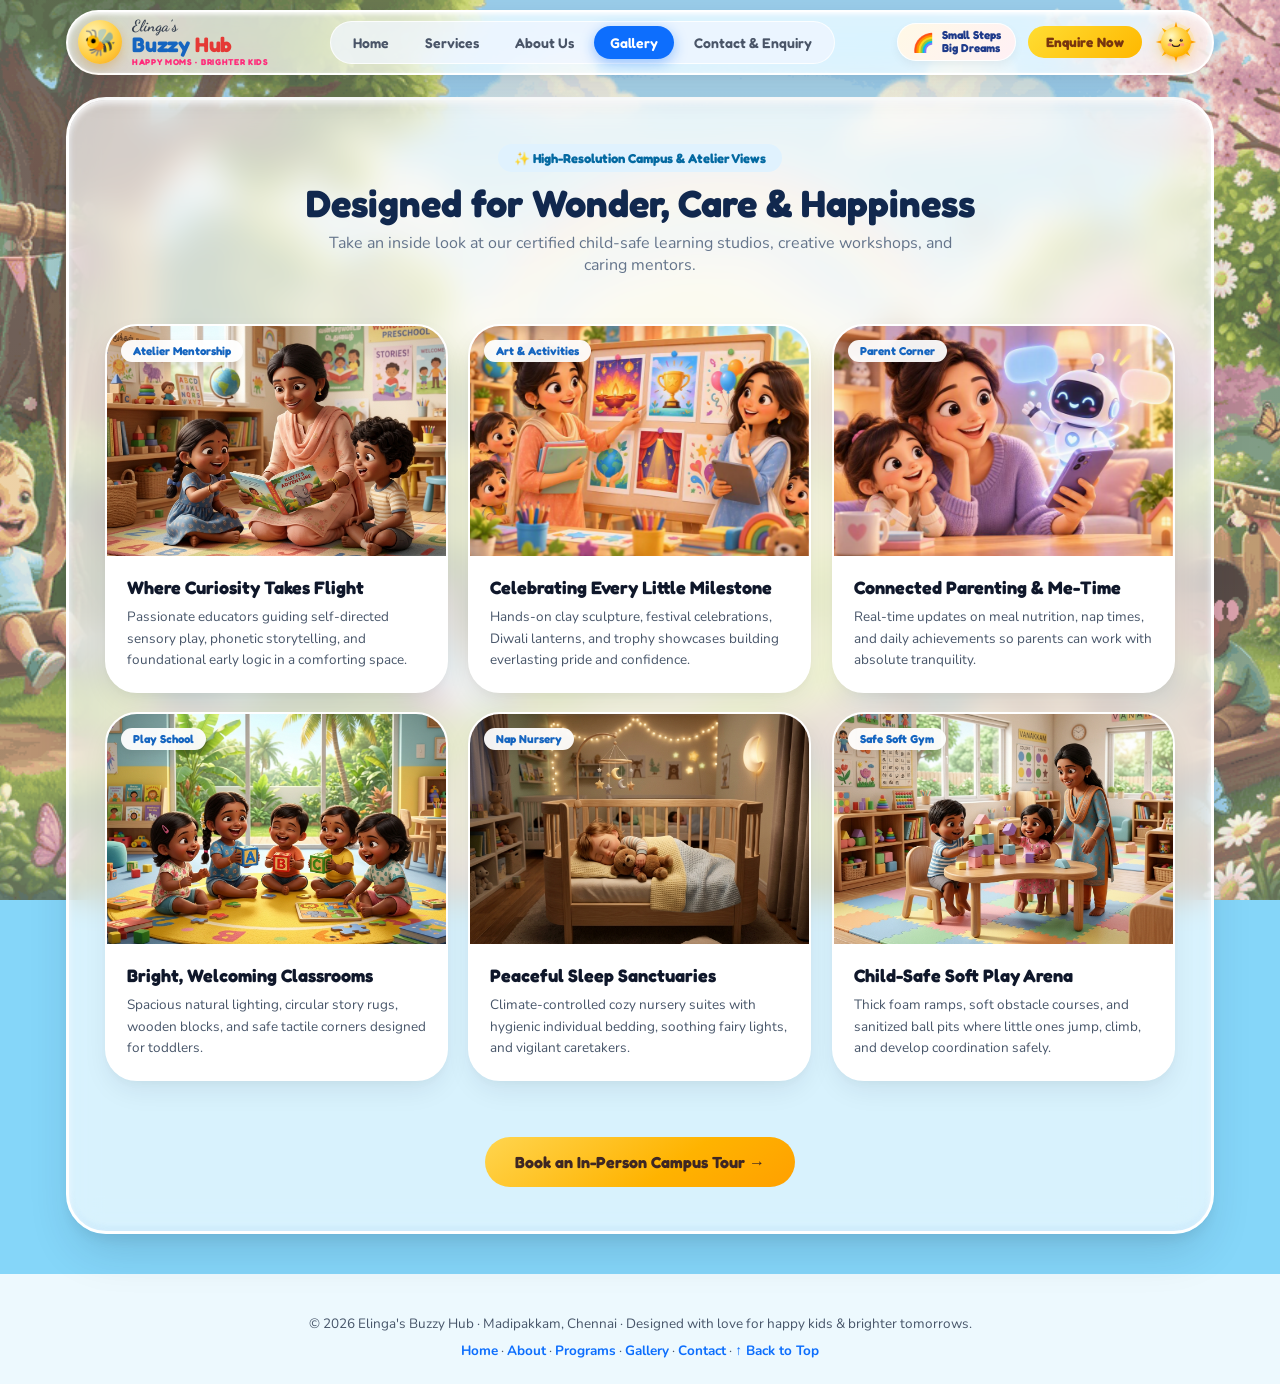
<file: gallery.html>
<!DOCTYPE html>
<html lang="en">
<head>
<meta charset="utf-8"/>
<meta content="width=device-width, initial-scale=1.0, maximum-scale=5.0" name="viewport"/>
<meta content="#85D6F9" name="theme-color"/>
<title>Campus &amp; Atelier Gallery | Elinga's Buzzy Hub</title>
<link rel="preconnect" href="https://fonts.googleapis.com">
<link rel="preconnect" href="https://fonts.gstatic.com" crossorigin>
<link href="https://fonts.googleapis.com/css2?family=Dancing+Script:wght@700&family=Fredoka:wght@500;600;700&family=Nunito:wght@500;600;700;800;900&display=swap" rel="stylesheet">
<link rel="stylesheet" href="css/main.css">
</head>
<body id="top">
<div class="site-animated-backdrop" aria-hidden="true">
  <video autoplay muted loop playsinline poster="images/garden-animated-loop.gif" class="bg-video">
    <source src="images/gemini_generated_video_2d2858db.mp4" type="video/mp4">
  </video>
  <div class="bg-video-overlay"></div>
</div>

<!-- ================= 1. STICKY TOP NAVIGATION ================= -->
<header class="site-header">
  <div class="header-container">
    
    <!-- Left Brand Logo -->
    <a href="index.html" class="brand-logo" aria-label="Elinga's Buzzy Hub">
      <span class="bee-avatar">🐝</span>
      <div class="brand-text">
        <span class="brand-script">Elinga's</span>
        <span class="brand-title"><strong class="txt-blue">Buzzy</strong> <strong class="txt-red">Hub</strong></span>
        <span class="brand-tagline">HAPPY MOMS · BRIGHTER KIDS</span>
      </div>
    </a>

    <!-- Center Navigation Links -->
    <nav class="nav-pill-group" aria-label="Main navigation">
      <a href="index.html" class="nav-link">Home</a>
      <a href="index.html#services" class="nav-link">Services</a>
      <a href="index.html#about" class="nav-link">About Us</a>
      <a href="index.html#gallery" class="nav-link active">Gallery</a>
      <a href="index.html#contact" class="nav-link">Contact &amp; Enquiry</a>
    </nav>

    <!-- Right Accents -->
    <div class="header-right-badges">
      <div class="badge-small-steps">
        <span class="rainbow-ico">🌈</span>
        <span>Small Steps<br><strong>Big Dreams</strong></span>
      </div>
      <button class="btn-enquire-bubble" data-dialog="dialogTour" aria-label="Enquire Now">Enquire Now</button>
      <!-- Ultra-crisp vector animated sun -->
      <svg class="header-sun-svg" viewBox="0 0 100 100" fill="none" xmlns="http://www.w3.org/2000/svg" aria-label="Smiling Sun">
        <g class="sun-rays">
          <circle cx="50" cy="50" r="42" fill="#FFE082" opacity="0.35"/>
          <path d="M50 4L54 18H46L50 4Z" fill="#FFA000"/>
          <path d="M50 96L54 82H46L50 96Z" fill="#FFA000"/>
          <path d="M4 50L18 46V54L4 50Z" fill="#FFA000"/>
          <path d="M96 50L82 46V54L96 50Z" fill="#FFA000"/>
          <path d="M17.5 17.5L30 25L25 30L17.5 17.5Z" fill="#FFB300"/>
          <path d="M82.5 82.5L70 75L75 70L82.5 82.5Z" fill="#FFB300"/>
          <path d="M82.5 17.5L75 30L70 25L82.5 17.5Z" fill="#FFB300"/>
          <path d="M17.5 82.5L25 70L30 75L17.5 82.5Z" fill="#FFB300"/>
        </g>
        <circle cx="50" cy="50" r="34" fill="url(#sunGrad)" filter="url(#dropSh)"/>
        <ellipse cx="36" cy="56" rx="5" ry="3.5" fill="#FF8A80" opacity="0.8"/>
        <ellipse cx="64" cy="56" rx="5" ry="3.5" fill="#FF8A80" opacity="0.8"/>
        <circle cx="38" cy="46" r="3.5" fill="#3E2723"/>
        <circle cx="39.2" cy="44.8" r="1.2" fill="#FFFFFF"/>
        <circle cx="62" cy="46" r="3.5" fill="#3E2723"/>
        <circle cx="63.2" cy="44.8" r="1.2" fill="#FFFFFF"/>
        <path d="M42 56C42 61 58 61 58 56" stroke="#3E2723" stroke-width="3" stroke-linecap="round"/>
        <defs>
          <radialGradient id="sunGrad" cx="35%" cy="30%" r="70%">
            <stop offset="0%" stop-color="#FFF9C4"/>
            <stop offset="50%" stop-color="#FFD54F"/>
            <stop offset="100%" stop-color="#FFB300"/>
          </radialGradient>
          <filter id="dropSh" x="-10%" y="-10%" width="120%" height="120%">
            <feDropShadow dx="0" dy="4" stdDeviation="3" flood-color="#F57C00" flood-opacity="0.3"/>
          </filter>
        </defs>
      </svg>
    </div>

    <!-- Mobile Hamburger Toggle -->
    <button class="mobile-menu-btn" id="btnMenuToggle" aria-label="Open mobile menu">☰</button>

  </div>
</header>


<main style="max-width:1180px;margin:32px auto;padding:0 16px;">
  <section class="gallery-card">
    <div class="section-head-center">
      <div class="section-pill-tag">✨ High-Resolution Campus &amp; Atelier Views</div>
      <h1 class="section-title-bold">Designed for Wonder, Care &amp; Happiness</h1>
      <p class="section-subtitle-soft">Take an inside look at our certified child-safe learning studios, creative workshops, and caring mentors.</p>
    </div>

    <div class="gallery-grid-3" style="margin-top:24px;">
      <!-- Photo 1 -->
      <article class="gallery-item-card">
        <div class="gallery-photo-wrap">
          <img src="images/feature-caring-teachers.jpg" alt="Preschool mentors collaborating on early learning atelier curriculum" class="gallery-photo-img"/>
          <span class="gallery-tag-float">Atelier Mentorship</span>
        </div>
        <div class="gallery-body-content">
          <h4>Where Curiosity Takes Flight</h4>
          <p>Passionate educators guiding self-directed sensory play, phonetic storytelling, and foundational early logic in a comforting space.</p>
        </div>
      </article>

      <!-- Photo 2 -->
      <article class="gallery-item-card">
        <div class="gallery-photo-wrap">
          <img src="images/feature-fun-activities.jpg" alt="Children and teachers presenting student art, crafts, and festive achievement posters" class="gallery-photo-img"/>
          <span class="gallery-tag-float">Art &amp; Activities</span>
        </div>
        <div class="gallery-body-content">
          <h4>Celebrating Every Little Milestone</h4>
          <p>Hands-on clay sculpture, festival celebrations, Diwali lanterns, and trophy showcases building everlasting pride and confidence.</p>
        </div>
      </article>

      <!-- Photo 3 -->
      <article class="gallery-item-card">
        <div class="gallery-photo-wrap">
          <img src="images/parent-daughter-app.jpg" alt="Mother and young daughter smiling with smart parent app" class="gallery-photo-img"/>
          <span class="gallery-tag-float">Parent Corner</span>
        </div>
        <div class="gallery-body-content">
          <h4>Connected Parenting &amp; Me-Time</h4>
          <p>Real-time updates on meal nutrition, nap times, and daily achievements so parents can work with absolute tranquility.</p>
        </div>
      </article>

      <!-- Photo 4 -->
      <article class="gallery-item-card">
        <div class="gallery-photo-wrap">
          <img src="images/feature-play-school.jpg" alt="Play School Classroom with wooden learning blocks" class="gallery-photo-img"/>
          <span class="gallery-tag-float">Play School</span>
        </div>
        <div class="gallery-body-content">
          <h4>Bright, Welcoming Classrooms</h4>
          <p>Spacious natural lighting, circular story rugs, wooden blocks, and safe tactile corners designed for toddlers.</p>
        </div>
      </article>

      <!-- Photo 5 -->
      <article class="gallery-item-card">
        <div class="gallery-photo-wrap">
          <img src="images/feature-day-care.jpg" alt="Cozy nap nursery with sleeping toddler hugging plush bear" class="gallery-photo-img"/>
          <span class="gallery-tag-float">Nap Nursery</span>
        </div>
        <div class="gallery-body-content">
          <h4>Peaceful Sleep Sanctuaries</h4>
          <p>Climate-controlled cozy nursery suites with hygienic individual bedding, soothing fairy lights, and vigilant caretakers.</p>
        </div>
      </article>

      <!-- Photo 6 -->
      <article class="gallery-item-card">
        <div class="gallery-photo-wrap">
          <img src="images/feature-safe-environment.jpg" alt="Soft Play Arena with safety ramps and ball pit" class="gallery-photo-img"/>
          <span class="gallery-tag-float">Safe Soft Gym</span>
        </div>
        <div class="gallery-body-content">
          <h4>Child-Safe Soft Play Arena</h4>
          <p>Thick foam ramps, soft obstacle courses, and sanitized ball pits where little ones jump, climb, and develop coordination safely.</p>
        </div>
      </article>
    </div>

    <div style="text-align:center;margin-top:32px;">
      <button class="btn-yellow-pill" data-dialog="dialogTour">Book an In-Person Campus Tour →</button>
    </div>
  </section>
</main>

<!-- ================= FOOTER ================= -->
<footer class="site-footer">
  <p>© 2026 Elinga's Buzzy Hub · Madipakkam, Chennai · Designed with love for happy kids &amp; brighter tomorrows.</p>
  <p style="margin-top: 8px;"><a href="index.html">Home</a> · <a href="about.html">About</a> · <a href="programs.html">Programs</a> · <a href="gallery.html">Gallery</a> · <a href="contact.html">Contact</a> · <a href="#top">↑ Back to Top</a></p>
</footer>

<!-- ================= INTERACTIVE MODALS ================= -->
<!-- Tour Modal -->
<dialog id="dialogTour">
  <h2>Book a School Tour</h2>
  <p>Come see our bright classrooms, creative ateliers, and joyful play hubs in person!</p>
  <form method="dialog">
    <div class="form-group">
      <label for="pName">Parent's Name</label>
      <input type="text" id="pName" placeholder="e.g. Radhika Sharma" required/>
    </div>
    <div class="form-group">
      <label for="pPhone">Phone Number</label>
      <input type="tel" id="pPhone" placeholder="+91 98400 12345" required/>
    </div>
    <div class="form-group">
      <label for="cAge">Child's Age Group</label>
      <select id="cAge">
        <option>Play School (1.5 - 2.5 yrs)</option>
        <option>Nursery &amp; Kindergarten (2.5 - 5 yrs)</option>
        <option>Day Care &amp; Creche</option>
      </select>
    </div>
    <div class="dialog-actions">
      <button type="button" class="btn-dialog-close" onclick="this.closest('dialog').close()">Cancel</button>
      <button type="submit" class="btn-dialog-submit">Confirm Booking</button>
    </div>
  </form>
</dialog>

<!-- Story Modal -->
<dialog id="dialogStory">
  <h2>Watch Our Story</h2>
  <p>Take a virtual journey through a typical sunlit morning at Elinga's Buzzy Hub.</p>
  <div style="background:#F0F9FF;padding:36px;border-radius:20px;text-align:center;font-weight:700;color:#0284C7;margin-bottom:18px;">
    🎬 [Virtual Video Tour Playing...]
  </div>
  <div class="dialog-actions">
    <button class="btn-dialog-close" onclick="this.closest('dialog').close()">Done</button>
  </div>
</dialog>

<!-- Mobile Menu Modal -->
<dialog id="dialogMobileMenu">
  <h2>Explore Buzzy Hub</h2>
  <nav style="display:flex;flex-direction:column;gap:12px;margin:18px 0;">
    <a href="index.html#home" class="nav-link" onclick="this.closest('dialog').close()">Home</a>
    <a href="index.html#services" class="nav-link" onclick="this.closest('dialog').close()">Services</a>
    <a href="index.html#about" class="nav-link" onclick="this.closest('dialog').close()">About Us</a>
    <a href="index.html#gallery" class="nav-link" onclick="this.closest('dialog').close()">Gallery</a>
    <a href="index.html#contact" class="nav-link" onclick="this.closest('dialog').close()">Contact &amp; Enquiry</a>
    </nav>
  <div class="dialog-actions">
    <button class="btn-dialog-close" onclick="this.closest('dialog').close()">Close</button>
  </div>
</dialog>


<script src="js/main.js"></script>
</body>
</html>
</file>
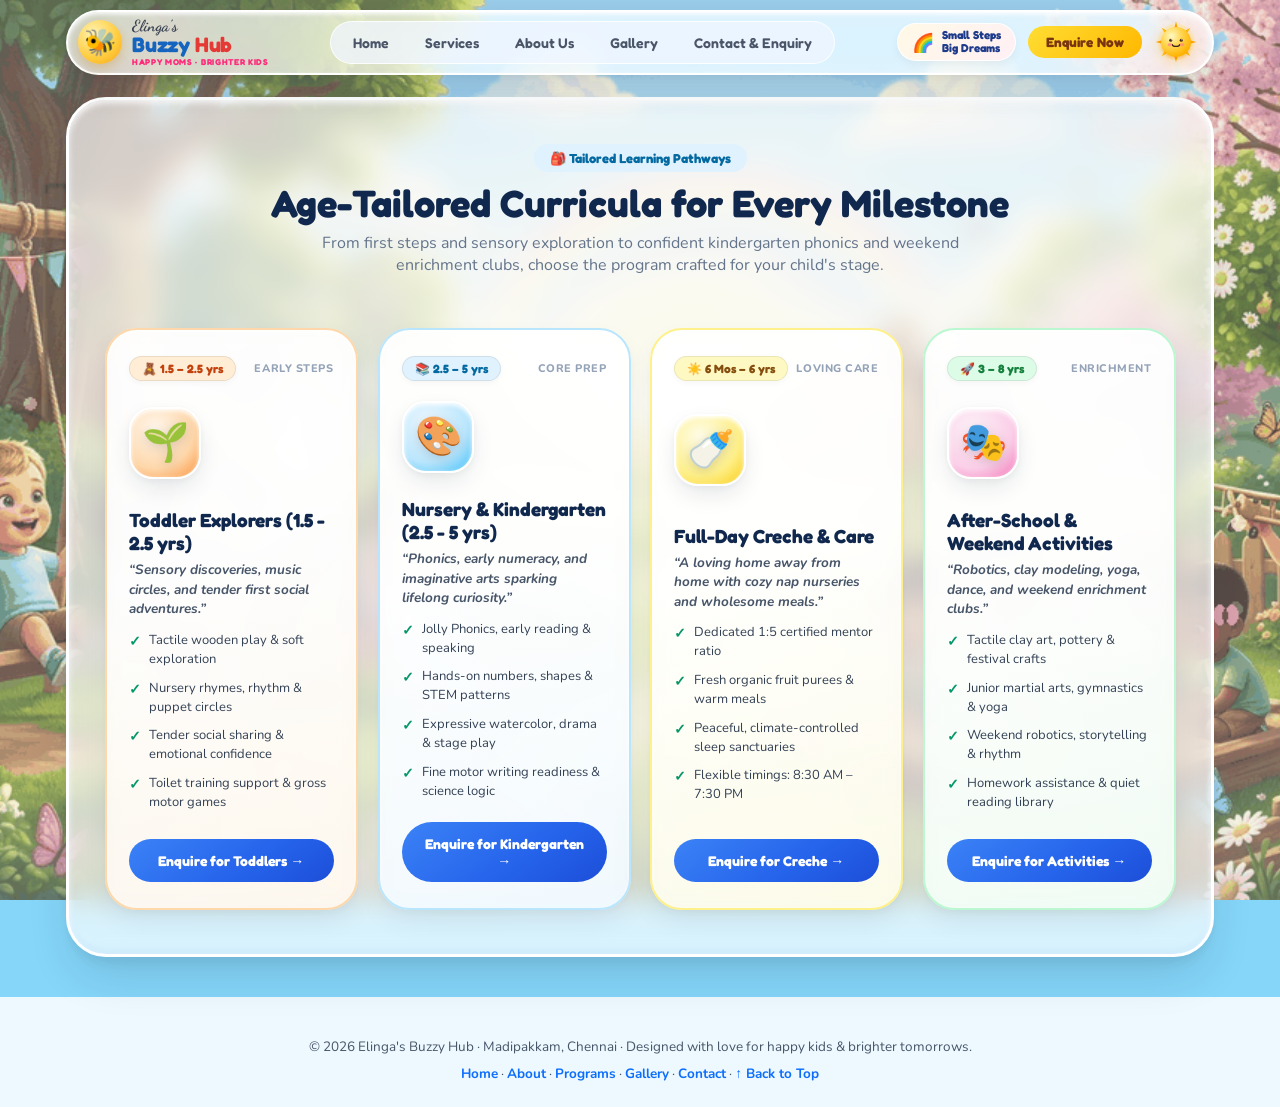
<file: programs.html>
<!DOCTYPE html>
<html lang="en">
<head>
<meta charset="utf-8"/>
<meta content="width=device-width, initial-scale=1.0, maximum-scale=5.0" name="viewport"/>
<meta content="#85D6F9" name="theme-color"/>
<title>Preschool &amp; Day Care Programs | Elinga's Buzzy Hub</title>
<link rel="preconnect" href="https://fonts.googleapis.com">
<link rel="preconnect" href="https://fonts.gstatic.com" crossorigin>
<link href="https://fonts.googleapis.com/css2?family=Dancing+Script:wght@700&family=Fredoka:wght@500;600;700&family=Nunito:wght@500;600;700;800;900&display=swap" rel="stylesheet">
<link rel="stylesheet" href="css/main.css">
</head>
<body id="top">
<div class="site-animated-backdrop" aria-hidden="true">
  <video autoplay muted loop playsinline poster="images/garden-animated-loop.gif" class="bg-video">
    <source src="images/gemini_generated_video_2d2858db.mp4" type="video/mp4">
  </video>
  <div class="bg-video-overlay"></div>
</div>

<!-- ================= 1. STICKY TOP NAVIGATION ================= -->
<header class="site-header">
  <div class="header-container">
    
    <!-- Left Brand Logo -->
    <a href="index.html" class="brand-logo" aria-label="Elinga's Buzzy Hub">
      <span class="bee-avatar">🐝</span>
      <div class="brand-text">
        <span class="brand-script">Elinga's</span>
        <span class="brand-title"><strong class="txt-blue">Buzzy</strong> <strong class="txt-red">Hub</strong></span>
        <span class="brand-tagline">HAPPY MOMS · BRIGHTER KIDS</span>
      </div>
    </a>

    <!-- Center Navigation Links -->
    <nav class="nav-pill-group" aria-label="Main navigation">
      <a href="index.html" class="nav-link">Home</a>
      <a href="index.html#services" class="nav-link">Services</a>
      <a href="index.html#about" class="nav-link">About Us</a>
      <a href="index.html#gallery" class="nav-link">Gallery</a>
      <a href="index.html#contact" class="nav-link">Contact &amp; Enquiry</a>
    </nav>

    <!-- Right Accents -->
    <div class="header-right-badges">
      <div class="badge-small-steps">
        <span class="rainbow-ico">🌈</span>
        <span>Small Steps<br><strong>Big Dreams</strong></span>
      </div>
      <button class="btn-enquire-bubble" data-dialog="dialogTour" aria-label="Enquire Now">Enquire Now</button>
      <!-- Ultra-crisp vector animated sun -->
      <svg class="header-sun-svg" viewBox="0 0 100 100" fill="none" xmlns="http://www.w3.org/2000/svg" aria-label="Smiling Sun">
        <g class="sun-rays">
          <circle cx="50" cy="50" r="42" fill="#FFE082" opacity="0.35"/>
          <path d="M50 4L54 18H46L50 4Z" fill="#FFA000"/>
          <path d="M50 96L54 82H46L50 96Z" fill="#FFA000"/>
          <path d="M4 50L18 46V54L4 50Z" fill="#FFA000"/>
          <path d="M96 50L82 46V54L96 50Z" fill="#FFA000"/>
          <path d="M17.5 17.5L30 25L25 30L17.5 17.5Z" fill="#FFB300"/>
          <path d="M82.5 82.5L70 75L75 70L82.5 82.5Z" fill="#FFB300"/>
          <path d="M82.5 17.5L75 30L70 25L82.5 17.5Z" fill="#FFB300"/>
          <path d="M17.5 82.5L25 70L30 75L17.5 82.5Z" fill="#FFB300"/>
        </g>
        <circle cx="50" cy="50" r="34" fill="url(#sunGrad)" filter="url(#dropSh)"/>
        <ellipse cx="36" cy="56" rx="5" ry="3.5" fill="#FF8A80" opacity="0.8"/>
        <ellipse cx="64" cy="56" rx="5" ry="3.5" fill="#FF8A80" opacity="0.8"/>
        <circle cx="38" cy="46" r="3.5" fill="#3E2723"/>
        <circle cx="39.2" cy="44.8" r="1.2" fill="#FFFFFF"/>
        <circle cx="62" cy="46" r="3.5" fill="#3E2723"/>
        <circle cx="63.2" cy="44.8" r="1.2" fill="#FFFFFF"/>
        <path d="M42 56C42 61 58 61 58 56" stroke="#3E2723" stroke-width="3" stroke-linecap="round"/>
        <defs>
          <radialGradient id="sunGrad" cx="35%" cy="30%" r="70%">
            <stop offset="0%" stop-color="#FFF9C4"/>
            <stop offset="50%" stop-color="#FFD54F"/>
            <stop offset="100%" stop-color="#FFB300"/>
          </radialGradient>
          <filter id="dropSh" x="-10%" y="-10%" width="120%" height="120%">
            <feDropShadow dx="0" dy="4" stdDeviation="3" flood-color="#F57C00" flood-opacity="0.3"/>
          </filter>
        </defs>
      </svg>
    </div>

    <!-- Mobile Hamburger Toggle -->
    <button class="mobile-menu-btn" id="btnMenuToggle" aria-label="Open mobile menu">☰</button>

  </div>
</header>


<main style="max-width:1180px;margin:32px auto;padding:0 16px;">
  <section class="programs-card-container">
    <div class="section-head-center">
      <div class="section-pill-tag">🎒 Tailored Learning Pathways</div>
      <h1 class="section-title-bold">Age-Tailored Curricula for Every Milestone</h1>
      <p class="section-subtitle-soft">
        From first steps and sensory exploration to confident kindergarten phonics and weekend enrichment clubs, choose the program crafted for your child's stage.
      </p>
    </div>

    <div class="programs-grid-4" style="margin-top:24px;">
      
      <!-- Program 1: Toddler Explorers -->
      <article class="program-card card-toddler">
        <div class="prog-badge-row">
          <span class="prog-age-pill">🧸 1.5 – 2.5 yrs</span>
          <span class="prog-tag-corner">Early Steps</span>
        </div>
        <div class="prog-icon-banner">
          <span class="prog-main-emoji">🌱</span>
        </div>
        <div class="prog-body">
          <h2 class="prog-title">Toddler Explorers (1.5 - 2.5 yrs)</h2>
          <p class="prog-tagline">“Sensory discoveries, music circles, and tender first social adventures.”</p>
          <ul class="prog-highlights">
            <li><span>✓</span> Tactile wooden play &amp; soft exploration</li>
            <li><span>✓</span> Nursery rhymes, rhythm &amp; puppet circles</li>
            <li><span>✓</span> Tender social sharing &amp; emotional confidence</li>
            <li><span>✓</span> Toilet training support &amp; gross motor games</li>
          </ul>
        </div>
        <div class="prog-footer">
          <button class="btn-prog-action" data-dialog="dialogTour">Enquire for Toddlers →</button>
        </div>
      </article>

      <!-- Program 2: Nursery & Kindergarten -->
      <article class="program-card card-kindergarten">
        <div class="prog-badge-row">
          <span class="prog-age-pill">📚 2.5 – 5 yrs</span>
          <span class="prog-tag-corner">Core Prep</span>
        </div>
        <div class="prog-icon-banner">
          <span class="prog-main-emoji">🎨</span>
        </div>
        <div class="prog-body">
          <h2 class="prog-title">Nursery &amp; Kindergarten (2.5 - 5 yrs)</h2>
          <p class="prog-tagline">“Phonics, early numeracy, and imaginative arts sparking lifelong curiosity.”</p>
          <ul class="prog-highlights">
            <li><span>✓</span> Jolly Phonics, early reading &amp; speaking</li>
            <li><span>✓</span> Hands-on numbers, shapes &amp; STEM patterns</li>
            <li><span>✓</span> Expressive watercolor, drama &amp; stage play</li>
            <li><span>✓</span> Fine motor writing readiness &amp; science logic</li>
          </ul>
        </div>
        <div class="prog-footer">
          <button class="btn-prog-action" data-dialog="dialogTour">Enquire for Kindergarten →</button>
        </div>
      </article>

      <!-- Program 3: Full-Day Creche & Care -->
      <article class="program-card card-creche">
        <div class="prog-badge-row">
          <span class="prog-age-pill">☀️ 6 Mos – 6 yrs</span>
          <span class="prog-tag-corner">Loving Care</span>
        </div>
        <div class="prog-icon-banner">
          <span class="prog-main-emoji">🍼</span>
        </div>
        <div class="prog-body">
          <h2 class="prog-title">Full-Day Creche &amp; Care</h2>
          <p class="prog-tagline">“A loving home away from home with cozy nap nurseries and wholesome meals.”</p>
          <ul class="prog-highlights">
            <li><span>✓</span> Dedicated 1:5 certified mentor ratio</li>
            <li><span>✓</span> Fresh organic fruit purees &amp; warm meals</li>
            <li><span>✓</span> Peaceful, climate-controlled sleep sanctuaries</li>
            <li><span>✓</span> Flexible timings: 8:30 AM – 7:30 PM</li>
          </ul>
        </div>
        <div class="prog-footer">
          <button class="btn-prog-action" data-dialog="dialogTour">Enquire for Creche →</button>
        </div>
      </article>

      <!-- Program 4: After-School & Weekend Activities -->
      <article class="program-card card-activities">
        <div class="prog-badge-row">
          <span class="prog-age-pill">🚀 3 – 8 yrs</span>
          <span class="prog-tag-corner">Enrichment</span>
        </div>
        <div class="prog-icon-banner">
          <span class="prog-main-emoji">🎭</span>
        </div>
        <div class="prog-body">
          <h2 class="prog-title">After-School &amp; Weekend Activities</h2>
          <p class="prog-tagline">“Robotics, clay modeling, yoga, dance, and weekend enrichment clubs.”</p>
          <ul class="prog-highlights">
            <li><span>✓</span> Tactile clay art, pottery &amp; festival crafts</li>
            <li><span>✓</span> Junior martial arts, gymnastics &amp; yoga</li>
            <li><span>✓</span> Weekend robotics, storytelling &amp; rhythm</li>
            <li><span>✓</span> Homework assistance &amp; quiet reading library</li>
          </ul>
        </div>
        <div class="prog-footer">
          <button class="btn-prog-action" data-dialog="dialogTour">Enquire for Activities →</button>
        </div>
      </article>

    </div>
  </section>
</main>

<!-- ================= FOOTER ================= -->
<footer class="site-footer">
  <p>© 2026 Elinga's Buzzy Hub · Madipakkam, Chennai · Designed with love for happy kids &amp; brighter tomorrows.</p>
  <p style="margin-top: 8px;"><a href="index.html">Home</a> · <a href="about.html">About</a> · <a href="programs.html">Programs</a> · <a href="gallery.html">Gallery</a> · <a href="contact.html">Contact</a> · <a href="#top">↑ Back to Top</a></p>
</footer>

<!-- ================= INTERACTIVE MODALS ================= -->
<!-- Tour Modal -->
<dialog id="dialogTour">
  <h2>Book a School Tour</h2>
  <p>Come see our bright classrooms, creative ateliers, and joyful play hubs in person!</p>
  <form method="dialog">
    <div class="form-group">
      <label for="pName">Parent's Name</label>
      <input type="text" id="pName" placeholder="e.g. Radhika Sharma" required/>
    </div>
    <div class="form-group">
      <label for="pPhone">Phone Number</label>
      <input type="tel" id="pPhone" placeholder="+91 98400 12345" required/>
    </div>
    <div class="form-group">
      <label for="cAge">Child's Age Group</label>
      <select id="cAge">
        <option>Play School (1.5 - 2.5 yrs)</option>
        <option>Nursery &amp; Kindergarten (2.5 - 5 yrs)</option>
        <option>Day Care &amp; Creche</option>
      </select>
    </div>
    <div class="dialog-actions">
      <button type="button" class="btn-dialog-close" onclick="this.closest('dialog').close()">Cancel</button>
      <button type="submit" class="btn-dialog-submit">Confirm Booking</button>
    </div>
  </form>
</dialog>

<!-- Story Modal -->
<dialog id="dialogStory">
  <h2>Watch Our Story</h2>
  <p>Take a virtual journey through a typical sunlit morning at Elinga's Buzzy Hub.</p>
  <div style="background:#F0F9FF;padding:36px;border-radius:20px;text-align:center;font-weight:700;color:#0284C7;margin-bottom:18px;">
    🎬 [Virtual Video Tour Playing...]
  </div>
  <div class="dialog-actions">
    <button class="btn-dialog-close" onclick="this.closest('dialog').close()">Done</button>
  </div>
</dialog>

<!-- Mobile Menu Modal -->
<dialog id="dialogMobileMenu">
  <h2>Explore Buzzy Hub</h2>
  <nav style="display:flex;flex-direction:column;gap:12px;margin:18px 0;">
    <a href="index.html#home" class="nav-link" onclick="this.closest('dialog').close()">Home</a>
    <a href="index.html#services" class="nav-link" onclick="this.closest('dialog').close()">Services</a>
    <a href="index.html#about" class="nav-link" onclick="this.closest('dialog').close()">About Us</a>
    <a href="index.html#gallery" class="nav-link" onclick="this.closest('dialog').close()">Gallery</a>
    <a href="index.html#contact" class="nav-link" onclick="this.closest('dialog').close()">Contact &amp; Enquiry</a>
    </nav>
  <div class="dialog-actions">
    <button class="btn-dialog-close" onclick="this.closest('dialog').close()">Close</button>
  </div>
</dialog>


<script src="js/main.js"></script>
</body>
</html>
</file>
<file: css/main.css>
/* ================================================================
   ELINGA'S BUZZY HUB — FULL 3D CAMPUS REDESIGN & INTERACTIVE FEATURES
   Mobile-First, Fluid & High Conversion
   ================================================================ */

:root {
  --font-display: 'Fredoka', 'Nunito', -apple-system, sans-serif;
  --font-body: 'Nunito', -apple-system, BlinkMacSystemFont, sans-serif;
  --font-script: 'Dancing Script', cursive;

  /* Playful Palette matching reference mockup */
  --sky-top: #85D6F9;
  --sky-mid: #B6E6FC;
  --sky-bottom: #F0F9FF;
  
  --sun-yellow: #FFCB3C;
  --sun-gold: #FFA000;
  --bus-yellow: #FFC412;
  
  --candy-pink: #FF2E79;
  --candy-pink-soft: #FFE6EE;
  --candy-green: #00C853;
  --candy-green-soft: #E8F5E9;
  --candy-blue: #1A73E8;
  --candy-blue-soft: #E1F2FE;
  --candy-purple: #9C27B0;
  --candy-purple-soft: #F3E5F5;
  --candy-orange: #FF6D00;
  
  --navy-dark: #0F1E36;
  --navy-title: #132742;
  --text-body: #4A5568;
  --text-muted: #718096;
  
  /* 3D Tactile Shadows */
  --clay-shadow-hero: 
    0 24px 48px -10px rgba(15, 30, 54, 0.16),
    0 8px 16px -4px rgba(15, 30, 54, 0.08),
    inset 0 3px 6px rgba(255, 255, 255, 0.95),
    inset 0 -3px 6px rgba(26, 115, 232, 0.08);

  --clay-shadow-card:
    0 14px 30px -6px rgba(15, 30, 54, 0.12),
    0 4px 10px rgba(15, 30, 54, 0.05),
    inset 0 2px 4px rgba(255, 255, 255, 0.95);

  --clay-shadow-btn:
    0 8px 22px rgba(255, 160, 0, 0.40),
    inset 0 2px 3px rgba(255, 255, 255, 0.7),
    inset 0 -3px 4px rgba(0, 0, 0, 0.12);
}

*, *::before, *::after {
  box-sizing: border-box;
  margin: 0;
  padding: 0;
}

html {
  scroll-behavior: smooth;
  font-family: var(--font-body);
  background: var(--sky-top);
  color: var(--navy-dark);
  -webkit-font-smoothing: antialiased;
}

/* Full website animated garden background with vibrant children playing on sides */
body {
  min-height: 100vh;
  background: transparent;
  color: var(--navy-dark);
  overflow-x: hidden;
  position: relative;
}

/* Seamless fixed GPU-accelerated backdrop layer (Full Video & Animation Support) */
.site-animated-backdrop {
  position: fixed;
  inset: 0;
  width: 100vw;
  height: 100vh;
  z-index: -20;
  pointer-events: none;
  overflow: hidden;
  background: #EBF8FF;
  transform: translate3d(0, 0, 0);
  will-change: transform;
}

.site-animated-backdrop .bg-video {
  position: absolute;
  top: 50%;
  left: 50%;
  width: 100vw;
  height: 100vh;
  min-width: 100%;
  min-height: 100%;
  transform: translate(-50%, -50%);
  object-fit: cover;
  z-index: -2;
  pointer-events: none;
}

.site-animated-backdrop .bg-video-overlay {
  position: absolute;
  inset: 0;
  background: linear-gradient(180deg, rgba(255, 255, 255, 0.22) 0%, rgba(255, 255, 255, 0.16) 420px, rgba(255, 255, 255, 0.26) 900px, rgba(255, 255, 255, 0.44) 100%);
  z-index: -1;
  pointer-events: none;
}

/* ================================================================
   1. TOP NAVIGATION HEADER
   ================================================================ */
.site-header {
  position: sticky;
  top: 10px;
  z-index: 1000;
  width: 100%;
  max-width: 1180px;
  margin: 0 auto;
  padding: 0 16px;
}

.header-container {
  display: flex;
  align-items: center;
  justify-content: space-between;
  gap: 12px;
  background: rgba(255, 255, 255, 0.72);
  backdrop-filter: blur(20px) saturate(180%);
  -webkit-backdrop-filter: blur(18px) saturate(170%);
  border: 2px solid rgba(255, 255, 255, 0.98);
  border-radius: 9999px;
  padding: 6px 14px 6px 10px;
  box-shadow: 
    0 14px 34px rgba(15, 30, 54, 0.12),
    0 2px 6px rgba(0, 0, 0, 0.04),
    inset 0 2px 4px rgba(255, 255, 255, 0.95);
}

/* Brand Logo */
.brand-logo {
  display: inline-flex;
  align-items: center;
  gap: 10px;
  text-decoration: none;
  flex-shrink: 0;
}

.bee-avatar {
  display: grid;
  place-items: center;
  width: 44px;
  height: 44px;
  border-radius: 50%;
  font-size: 26px;
  background: radial-gradient(circle at 35% 30%, #FFF3B0 0%, #FFCB3C 60%, #F5A21B 100%);
  box-shadow: 0 4px 12px rgba(214, 140, 20, 0.35);
  transition: transform 0.3s ease;
}

.brand-logo:hover .bee-avatar {
  transform: rotate(12deg) scale(1.08);
}

.brand-text {
  display: flex;
  flex-direction: column;
  line-height: 1;
}

.brand-script {
  font-family: var(--font-script);
  font-size: 16px;
  font-weight: 700;
  color: #374151;
  line-height: 1;
}

.brand-title {
  font-family: var(--font-display);
  font-size: 21px;
  font-weight: 700;
  letter-spacing: -0.01em;
  line-height: 1.05;
}

.txt-blue { color: #1565C0; }
.txt-red { color: #E53935; }

.brand-tagline,
.logo-tagline {
  font-family: var(--font-display);
  font-size: 8.5px;
  font-weight: 800;
  letter-spacing: 0.08em;
  color: #FF2A7A;
  margin-top: 2px;
  line-height: 1;
  white-space: nowrap;
}

/* Brand Logo compatibility for .logo-group elements */
.logo-group {
  display: inline-flex;
  align-items: center;
  gap: 10px;
  text-decoration: none;
  flex-shrink: 0;
}

.logo-circle-bee {
  display: grid;
  place-items: center;
  width: 44px;
  height: 44px;
  border-radius: 50%;
  font-size: 26px;
  background: radial-gradient(circle at 35% 30%, #FFF3B0 0%, #FFCB3C 60%, #F5A21B 100%);
  box-shadow: 0 4px 12px rgba(214, 140, 20, 0.35);
  transition: transform 0.3s ease;
}

.logo-group:hover .logo-circle-bee {
  transform: rotate(12deg) scale(1.08);
}

.logo-text-block {
  display: flex;
  flex-direction: column;
  line-height: 1;
}

.logo-title-row {
  display: flex;
  align-items: baseline;
  gap: 4px;
}

.logo-el {
  font-family: var(--font-script);
  font-size: 16px;
  font-weight: 700;
  color: #374151;
  line-height: 1;
}

.logo-bh {
  font-family: var(--font-display);
  font-size: 21px;
  font-weight: 700;
  letter-spacing: -0.01em;
  line-height: 1.05;
  color: #1565C0;
}

/* Centered Navigation Pills */
.nav-pill-group {
  display: flex;
  align-items: center;
  gap: 4px;
  background: rgba(240, 246, 255, 0.75);
  padding: 4px 6px;
  border-radius: 9999px;
  border: 1px solid rgba(255, 255, 255, 0.8);
}

.nav-link {
  display: inline-flex;
  align-items: center;
  justify-content: center;
  padding: 8px 16px;
  border-radius: 9999px;
  font-family: var(--font-display);
  font-weight: 600;
  font-size: 14px;
  color: #4A5568;
  text-decoration: none;
  transition: all 0.22s cubic-bezier(0.34, 1.56, 0.64, 1);
  white-space: nowrap;
}

.nav-link:hover {
  color: #1565C0;
  background: rgba(255, 255, 255, 0.95);
  transform: translateY(-1px);
}

.nav-link.active {
  background: #0D6EFD;
  color: #FFFFFF;
  box-shadow: 0 4px 14px rgba(13, 110, 253, 0.40);
}

/* Header Right Accents */
.header-right-badges {
  display: flex;
  align-items: center;
  gap: 12px;
  flex-shrink: 0;
}

.badge-small-steps {
  display: flex;
  align-items: center;
  gap: 8px;
  padding: 5px 14px;
  border-radius: 9999px;
  background: linear-gradient(135deg, #FFF9E6 0%, #FFF0F5 100%);
  border: 1.5px solid rgba(255, 255, 255, 0.95);
  font-family: var(--font-display);
  font-size: 11.5px;
  font-weight: 700;
  line-height: 1.15;
  color: #1E3A8A;
  box-shadow: 0 4px 10px rgba(0, 0, 0, 0.05);
}

.badge-small-steps .rainbow-ico {
  font-size: 18px;
}

/* Tactile Enquire Now Button (No Shadow) */
.btn-enquire-bubble {
  display: inline-flex;
  align-items: center;
  justify-content: center;
  gap: 6px;
  background: linear-gradient(135deg, #FFDD33 0%, #FFB800 100%);
  color: #78350F;
  font-family: var(--font-display);
  font-size: 13.5px;
  font-weight: 700;
  letter-spacing: 0.01em;
  padding: 8px 18px;
  border-radius: 9999px;
  border: none;
  outline: none;
  cursor: pointer;
  box-shadow: none !important;
  transition: all 0.22s cubic-bezier(0.34, 1.56, 0.64, 1);
  white-space: nowrap;
  text-decoration: none;
  flex-shrink: 0;
}

.btn-enquire-bubble:hover {
  transform: translateY(-2px) scale(1.03);
  box-shadow: none !important;
  color: #5B2706;
}

.btn-enquire-bubble:active {
  transform: translateY(1px) scale(0.97);
  box-shadow: none !important;
}

/* High-resolution vector animated sun */
.header-sun-svg {
  width: 44px;
  height: 44px;
  filter: drop-shadow(0 4px 8px rgba(255, 160, 0, 0.35));
  animation: sunGlow 4s ease-in-out infinite alternate;
}

@keyframes sunGlow {
  0% { transform: scale(1) rotate(0deg); }
  100% { transform: scale(1.08) rotate(8deg); }
}

.mobile-menu-btn {
  display: none;
  width: 40px;
  height: 40px;
  border-radius: 50%;
  background: #0D6EFD;
  color: #fff;
  border: none;
  font-size: 20px;
  cursor: pointer;
  box-shadow: none !important;
}

/* Universal Button Shadow Removal */
button,
[class*="btn-"],
.feat-overlay-btn,
.gallery-nav-arrow,
.mobile-menu-btn {
  box-shadow: none !important;
}

button:hover,
button:active,
button:focus,
[class*="btn-"]:hover,
[class*="btn-"]:active,
[class*="btn-"]:focus,
.feat-overlay-btn:hover,
.feat-overlay-btn:active,
.feat-overlay-btn.active,
.gallery-nav-arrow:hover,
.gallery-nav-arrow:active {
  box-shadow: none !important;
}

/* ================================================================
   2. HERO SECTION & THREE-COLUMN BENTO
   ================================================================ */
.hero-wrapper {
  max-width: 1200px;
  margin: 18px auto 0;
  padding: 0 clamp(14px, 3vw, 24px);
  position: relative;
}

.hero-grid {
  display: grid;
  grid-template-columns: 1fr 1.4fr;
  gap: 24px;
  align-items: stretch;
}

@media (max-width: 1024px) {
  .hero-grid {
    grid-template-columns: 1fr;
    gap: 20px;
  }
}

/* Hero Cloud Card (Left) */
.hero-cloud-card {
  position: relative;
  background: rgba(255, 255, 255, 0.68);
  backdrop-filter: blur(18px);
  -webkit-backdrop-filter: blur(14px);
  border-radius: 44px;
  padding: clamp(28px, 4vw, 42px) clamp(24px, 3vw, 36px);
  border: 3.5px solid #FFFFFF;
  box-shadow: var(--clay-shadow-hero);
  display: flex;
  flex-direction: column;
  justify-content: space-between;
  gap: 18px;
  overflow: hidden;
}

.hero-cloud-card::before {
  content: "";
  position: absolute;
  top: -60px;
  right: -60px;
  width: 240px;
  height: 240px;
  background: radial-gradient(circle, rgba(255, 238, 187, 0.5) 0%, rgba(255, 255, 255, 0) 70%);
  border-radius: 50%;
  pointer-events: none;
}

.hero-dots-tagline {
  display: inline-flex;
  align-items: center;
  gap: 6px;
  font-family: var(--font-display);
  font-size: 14px;
  font-weight: 700;
  letter-spacing: 0.05em;
  color: #374151;
}

.hero-dots-tagline .d-blue { color: #1E88E5; }
.hero-dots-tagline .d-green { color: #43A047; }
.hero-dots-tagline .d-pink { color: #E91E63; }
.hero-dots-tagline .d-orange { color: #FB8C00; }

.hero-title {
  font-family: var(--font-display);
  font-size: clamp(34px, 4vw, 48px);
  font-weight: 700;
  line-height: 1.12;
  letter-spacing: -0.02em;
  color: #11284E;
  margin: 0;
}

.candy-begin {
  color: #FF2A7A;
  text-shadow: 2px 2px 0px rgba(255, 42, 122, 0.15);
}

.candy-here {
  color: #00C853;
  text-shadow: 2px 2px 0px rgba(0, 200, 83, 0.15);
}

.hero-desc {
  font-size: clamp(15px, 1.4vw, 17px);
  line-height: 1.6;
  color: #4B5563;
  margin: 0;
}

.hero-cta-group {
  display: flex;
  align-items: center;
  gap: 12px;
  flex-wrap: wrap;
  margin-top: 6px;
}

.btn-yellow-pill {
  display: inline-flex;
  align-items: center;
  gap: 8px;
  padding: 15px 30px;
  border-radius: 9999px;
  border: none;
  outline: none;
  background: linear-gradient(145deg, #FFD54F 0%, #FFB300 60%, #FFA000 100%);
  color: #3E2723;
  font-family: var(--font-display);
  font-size: 16px;
  font-weight: 700;
  cursor: pointer;
  box-shadow: none !important;
  transition: all 0.25s cubic-bezier(0.16, 1, 0.3, 1);
  text-decoration: none;
}

.btn-yellow-pill:hover {
  transform: translateY(-2px) scale(1.02);
  box-shadow: none !important;
  filter: brightness(1.04);
}

.btn-yellow-pill:active {
  transform: translateY(1px) scale(0.98);
  box-shadow: none !important;
}

.btn-white-pill {
  display: inline-flex;
  align-items: center;
  gap: 8px;
  padding: 14px 26px;
  border-radius: 9999px;
  border: none;
  outline: none;
  background: linear-gradient(145deg, #FFFFFF 0%, #FFF5F8 100%);
  color: #FF2A7A;
  font-family: var(--font-display);
  font-size: 15px;
  font-weight: 700;
  cursor: pointer;
  box-shadow: none !important;
  transition: all 0.25s cubic-bezier(0.16, 1, 0.3, 1);
}

.btn-white-pill:hover {
  transform: translateY(-2px);
  box-shadow: none !important;
  filter: brightness(0.97);
}

.btn-white-pill:active {
  transform: translateY(1px) scale(0.98);
  box-shadow: none !important;
}

.play-ico-pink {
  color: #FF2A7A;
  font-size: 14px;
}

.hero-bottom-bus {
  display: flex;
  align-items: center;
  gap: 12px;
  margin-top: 4px;
}

.bus-thumb-img {
  width: 90px;
  height: auto;
  border-radius: 14px;
  box-shadow: 0 4px 10px rgba(0, 0, 0, 0.08);
}

.bus-tagline {
  font-family: var(--font-display);
  font-size: 12.5px;
  font-weight: 700;
  color: #6B7280;
}

/* Center Facade Card with High-Res Switcher */
.hero-facade-card {
  position: relative;
  background: rgba(255, 255, 255, 0.68);
  backdrop-filter: blur(18px);
  -webkit-backdrop-filter: blur(14px);
  border-radius: 44px;
  border: 3.5px solid #FFFFFF;
  box-shadow: var(--clay-shadow-hero);
  overflow: hidden;
  display: flex;
  flex-direction: column;
  min-height: 500px;
  transition: transform 0.4s cubic-bezier(0.16, 1, 0.3, 1),
              box-shadow 0.4s cubic-bezier(0.16, 1, 0.3, 1);
}

.hero-facade-card:hover {
  transform: translateY(-4px) scale(1.01);
  box-shadow: 
    0 30px 65px -10px rgba(15, 30, 54, 0.18),
    inset 0 3px 6px rgba(255, 255, 255, 0.98);
}

.facade-img-wrap {
  width: 100%;
  height: 100%;
  min-height: 500px;
  position: relative;
  display: flex;
  align-items: center;
  justify-content: center;
  background: #EBF8FF;
  overflow: hidden;
}

.facade-main-img {
  width: 100%;
  height: 100%;
  object-fit: cover;
  display: block;
  animation: kenBurnsSubtle 22s ease-in-out infinite alternate;
  transition: opacity 0.35s ease, transform 0.6s cubic-bezier(0.16, 1, 0.3, 1);
  will-change: transform;
}

.hero-facade-card:hover .facade-main-img {
  animation-play-state: paused;
  transform: scale(1.06);
}

/* Floating Scene Title Badge (Top-Left on Image) */
.facade-scene-badge {
  position: absolute;
  top: 18px;
  left: 20px;
  background: rgba(15, 30, 54, 0.48);
  backdrop-filter: blur(14px);
  -webkit-backdrop-filter: blur(14px);
  border: 1.5px solid rgba(255, 255, 255, 0.45);
  padding: 7px 18px;
  border-radius: 9999px;
  display: inline-flex;
  align-items: center;
  gap: 8px;
  color: #FFFFFF;
  font-family: var(--font-display);
  font-size: 13.5px;
  font-weight: 700;
  box-shadow: 0 8px 24px rgba(0, 0, 0, 0.22);
  z-index: 5;
  text-shadow: 0 1px 2px rgba(0, 0, 0, 0.5);
}

.badge-dot {
  width: 9px;
  height: 9px;
  border-radius: 50%;
  background: #00E676;
  box-shadow: 0 0 10px #00E676;
}

/* Slider Nav Arrows */
.gallery-nav-arrow {
  position: absolute;
  top: 50%;
  transform: translateY(-50%);
  width: 44px;
  height: 44px;
  border-radius: 50%;
  background: rgba(15, 30, 54, 0.38);
  backdrop-filter: blur(12px);
  -webkit-backdrop-filter: blur(12px);
  border: 1.5px solid rgba(255, 255, 255, 0.45);
  color: #FFFFFF;
  font-size: 26px;
  font-weight: 300;
  line-height: 1;
  display: grid;
  place-items: center;
  cursor: pointer;
  z-index: 8;
  transition: all 0.22s ease;
  box-shadow: none !important;
}

.gallery-nav-arrow:hover {
  background: rgba(255, 255, 255, 0.95);
  color: #0F172A;
  transform: translateY(-50%) scale(1.1);
  box-shadow: none !important;
}

.arrow-prev { left: 16px; }
.arrow-next { right: 16px; }

/* Floating Feature Selection Menu Sitting Directly on Top of Sliding Images */
/* Icon-Only Overlaid Slider Navigation Dock */
.facade-floating-menu {
  position: absolute;
  bottom: 20px;
  left: 50%;
  transform: translateX(-50%);
  display: flex;
  align-items: center;
  justify-content: center;
  gap: 12px;
  background: rgba(15, 30, 54, 0.35);
  backdrop-filter: blur(18px);
  -webkit-backdrop-filter: blur(18px);
  border-radius: 9999px;
  padding: 8px 16px;
  box-shadow: 0 16px 36px rgba(0, 0, 0, 0.3), inset 0 1px 2px rgba(255, 255, 255, 0.35);
  z-index: 10;
  max-width: 90%;
  overflow-x: auto;
  scrollbar-width: none;
}
.facade-floating-menu::-webkit-scrollbar {
  display: none;
}

/* Clean, Large, Clickable Icon-Only Buttons (No Shadows) */
.feat-overlay-btn {
  width: 50px;
  height: 50px;
  border-radius: 50%;
  border: none !important;
  outline: none;
  background: rgba(255, 255, 255, 0.25);
  backdrop-filter: blur(8px);
  -webkit-backdrop-filter: blur(8px);
  display: grid;
  place-items: center;
  font-size: 24px;
  cursor: pointer;
  transition: all 0.25s cubic-bezier(0.16, 1, 0.3, 1);
  box-shadow: none !important;
  flex-shrink: 0;
  padding: 0;
}

.feat-overlay-btn:hover {
  background: rgba(255, 255, 255, 0.45);
  transform: translateY(-2px) scale(1.08);
  box-shadow: none !important;
}

.feat-overlay-btn.active {
  background: linear-gradient(145deg, #FFFFFF 0%, #F0F9FF 100%);
  transform: translateY(-2px) scale(1.15);
  box-shadow: none !important;
}

.feat-overlay-btn .feat-ico {
  font-size: 24px;
  line-height: 1;
  display: block;
  filter: none !important;
}

@media (max-width: 600px) {
  .facade-floating-menu {
    gap: 8px;
    padding: 6px 12px;
    bottom: 12px;
  }
  .feat-overlay-btn {
    width: 42px;
    height: 42px;
    font-size: 20px;
  }
  .feat-overlay-btn .feat-ico {
    font-size: 20px;
  }
}

/* ================================================================
   3. PROGRAMS SECTION (Grid of 4 Tailored Programs)
   ================================================================ */
.programs-section {
  max-width: 1180px;
  margin: 36px auto 0;
  padding: 0 16px;
}

.programs-card-container {
  background: rgba(255, 255, 255, 0.68);
  backdrop-filter: blur(18px);
  backdrop-filter: blur(14px);
  -webkit-backdrop-filter: blur(14px);
  border-radius: 40px;
  padding: clamp(28px, 4vw, 44px) clamp(20px, 3.5vw, 36px);
  border: 3.5px solid #FFFFFF;
  box-shadow: var(--clay-shadow-hero);
  display: flex;
  flex-direction: column;
  gap: 28px;
}

.programs-grid-4 {
  display: grid;
  grid-template-columns: repeat(4, 1fr);
  gap: 20px;
}

@media (max-width: 1080px) {
  .programs-grid-4 {
    grid-template-columns: repeat(2, 1fr);
  }
}

@media (max-width: 620px) {
  .programs-grid-4 {
    grid-template-columns: 1fr;
  }
}

.program-card {
  border-radius: 32px;
  padding: 26px 22px;
  border: 2.5px solid #FFFFFF;
  box-shadow: 
    0 12px 28px -4px rgba(15, 30, 54, 0.08),
    0 4px 10px rgba(0, 0, 0, 0.03),
    inset 0 2px 3px rgba(255, 255, 255, 0.9);
  display: flex;
  flex-direction: column;
  justify-content: space-between;
  gap: 16px;
  transition: transform 0.35s cubic-bezier(0.16, 1, 0.3, 1), 
              box-shadow 0.35s cubic-bezier(0.16, 1, 0.3, 1);
  cursor: pointer;
  position: relative;
  overflow: hidden;
}

.program-card:hover {
  transform: translateY(-8px) scale(1.025);
  box-shadow: 
    0 22px 46px -6px rgba(15, 30, 54, 0.16),
    0 8px 18px rgba(0, 0, 0, 0.05),
    inset 0 3px 5px rgba(255, 255, 255, 1);
}

.prog-icon-banner {
  transition: transform 0.35s cubic-bezier(0.16, 1, 0.3, 1);
}

.program-card:hover .prog-icon-banner {
  transform: scale(1.12) rotate(4deg);
}

.card-toddler {
  background: linear-gradient(165deg, rgba(255, 255, 255, 0.85) 40%, rgba(255, 247, 237, 0.85) 100%);
  backdrop-filter: blur(12px);
  border-color: #FED7AA;
}

.card-kindergarten {
  background: linear-gradient(165deg, rgba(255, 255, 255, 0.85) 40%, rgba(240, 249, 255, 0.85) 100%);
  backdrop-filter: blur(12px);
  border-color: #BAE6FD;
}

.card-creche {
  background: linear-gradient(165deg, rgba(255, 255, 255, 0.85) 40%, rgba(254, 252, 232, 0.85) 100%);
  backdrop-filter: blur(12px);
  border-color: #FEF08A;
}

.card-activities {
  background: linear-gradient(165deg, rgba(255, 255, 255, 0.85) 40%, rgba(240, 253, 244, 0.85) 100%);
  backdrop-filter: blur(12px);
  border-color: #BBF7D0;
}

.prog-badge-row {
  display: flex;
  align-items: center;
  justify-content: space-between;
  gap: 8px;
}

.prog-age-pill {
  font-family: var(--font-display);
  font-size: 12px;
  font-weight: 700;
  padding: 4px 12px;
  border-radius: 9999px;
  background: #FFFFFF;
  border: 1px solid rgba(0, 0, 0, 0.08);
  box-shadow: 0 2px 6px rgba(0, 0, 0, 0.04);
}

.card-toddler .prog-age-pill { color: #C2410C; background: #FFEDD5; }
.card-kindergarten .prog-age-pill { color: #0369A1; background: #E0F2FE; }
.card-creche .prog-age-pill { color: #854D0E; background: #FEF9C3; }
.card-activities .prog-age-pill { color: #15803D; background: #DCFCE7; }

.prog-tag-corner {
  font-size: 11px;
  font-weight: 800;
  text-transform: uppercase;
  letter-spacing: 0.05em;
  color: #94A3B8;
}

.prog-icon-banner {
  width: 58px;
  height: 58px;
  border-radius: 20px;
  display: grid;
  place-items: center;
  box-shadow: 0 6px 16px rgba(0, 0, 0, 0.06);
}

.card-toddler .prog-icon-banner { background: #FFEDD5; }
.card-kindergarten .prog-icon-banner { background: #E0F2FE; }
.card-creche .prog-icon-banner { background: #FEF9C3; }
.card-activities .prog-icon-banner { background: #DCFCE7; }

.prog-main-emoji {
  font-size: 30px;
}

.prog-title {
  font-family: var(--font-display);
  font-size: 19px;
  font-weight: 700;
  color: #11284E;
  margin-bottom: 6px;
}

.prog-tagline {
  font-size: 13.5px;
  font-style: italic;
  font-weight: 700;
  color: #475569;
  line-height: 1.45;
  margin-bottom: 12px;
}

.prog-highlights {
  list-style: none;
  display: flex;
  flex-direction: column;
  gap: 7px;
  font-size: 12.5px;
  color: #4B5563;
}

.prog-highlights li {
  display: flex;
  align-items: center;
  gap: 6px;
}

.prog-highlights span {
  color: #059669;
  font-weight: 900;
}

/* Elevated 3D Emoji Icon Banners */
.prog-icon-banner {
  width: 72px !important;
  height: 72px !important;
  border-radius: 24px !important;
  display: grid;
  place-items: center;
  box-shadow: 0 10px 24px -4px rgba(15, 30, 54, 0.12),
              inset 0 2px 4px rgba(255, 255, 255, 0.95),
              0 2px 6px rgba(0, 0, 0, 0.04) !important;
  border: 2px solid #FFFFFF !important;
  margin: 4px 0 8px 0;
  transition: transform 0.3s cubic-bezier(0.16, 1, 0.3, 1), box-shadow 0.3s ease;
}

.prog-main-emoji {
  font-size: 38px !important;
  line-height: 1;
  display: block;
  filter: drop-shadow(0 3px 6px rgba(0, 0, 0, 0.14));
}

.card-toddler .prog-icon-banner {
  background: radial-gradient(circle at 35% 30%, #FFF7ED 0%, #FED7AA 60%, #FB923C 100%) !important;
}

.card-kindergarten .prog-icon-banner {
  background: radial-gradient(circle at 35% 30%, #F0F9FF 0%, #BAE6FD 60%, #38BDF8 100%) !important;
}

.card-creche .prog-icon-banner {
  background: radial-gradient(circle at 35% 30%, #FEFCE8 0%, #FEF08A 60%, #FACC15 100%) !important;
}

.card-activities .prog-icon-banner {
  background: radial-gradient(circle at 35% 30%, #FDF2F8 0%, #FBCFE8 60%, #F472B6 100%) !important;
}

.program-card:hover .prog-icon-banner {
  transform: translateY(-4px) scale(1.1) rotate(6deg) !important;
  box-shadow: 0 16px 32px -4px rgba(15, 30, 54, 0.18) !important;
}

/* Bulleted List Left-Alignment & Spacing */
.prog-highlights {
  list-style: none !important;
  display: flex !important;
  flex-direction: column !important;
  gap: 10px !important;
  font-size: 13px !important;
  color: #334155 !important;
  text-align: left !important;
  padding: 0 !important;
  margin: 12px 0 6px 0 !important;
}

.prog-highlights li {
  display: flex !important;
  align-items: flex-start !important;
  justify-content: flex-start !important;
  text-align: left !important;
  gap: 8px !important;
  line-height: 1.45 !important;
}

.prog-highlights li span.tick-ico,
.prog-highlights li > span:first-child {
  color: #059669 !important;
  font-weight: 900 !important;
  font-size: 14px !important;
  flex-shrink: 0 !important;
  margin-top: 1px !important;
}

.prog-highlights li strong {
  color: #0F172A !important;
  font-weight: 700 !important;
}

/* Fix Personal Diary Pill */
.diary-header {
  display: flex !important;
  align-items: center !important;
  justify-content: space-between !important;
  margin-bottom: 8px !important;
}

.diary-pill {
  font-size: 10.5px !important;
  font-weight: 800 !important;
  background: #10B981 !important;
  color: #FFFFFF !important;
  padding: 4px 10px !important;
  border-radius: 999px !important;
  white-space: nowrap !important;
  letter-spacing: 0.02em !important;
  box-shadow: 0 2px 6px rgba(16, 185, 129, 0.3) !important;
}

.diary-tag {
  font-family: var(--font-display) !important;
  font-size: 11px !important;
  font-weight: 800 !important;
  text-transform: uppercase !important;
  letter-spacing: 0.04em !important;
  color: #047857 !important;
  display: inline-flex !important;
  align-items: center !important;
  gap: 5px !important;
}

/* Borderless 3D Claymorphic Program Button */
.btn-prog-action {
  width: 100%;
  padding: 13px 22px;
  border-radius: 9999px;
  font-family: var(--font-display);
  font-size: 14px;
  font-weight: 700;
  border: none !important;
  outline: none;
  cursor: pointer;
  background: linear-gradient(145deg, #3B82F6 0%, #2563EB 60%, #1D4ED8 100%);
  color: #FFFFFF;
  box-shadow: none !important;
  transition: all 0.25s cubic-bezier(0.16, 1, 0.3, 1);
  text-align: center;
}

.btn-prog-action:hover, .program-card:hover .btn-prog-action {
  transform: translateY(-2px) scale(1.02);
  box-shadow: none !important;
  filter: brightness(1.06);
}

.btn-prog-action:active {
  transform: translateY(1px) scale(0.98);
  box-shadow: none !important;
}

/* ================================================================
   4. IMMERSIVE THEMATIC GARDEN ENVIRONMENT (FLUID TRANSITION)
   ================================================================ */
.garden-immersion-zone {
  position: relative;
  width: 100%;
  max-width: 1180px;
  margin: 36px auto 0;
  padding: 0 16px;
  box-sizing: border-box;
}

.garden-wave-divider {
  position: absolute;
  left: 0;
  width: 100%;
  height: 70px;
  line-height: 0;
  z-index: 2;
  pointer-events: none;
}

.garden-wave-divider.wave-top {
  top: 0;
}

.garden-wave-divider.wave-bottom {
  bottom: 0;
}

.garden-wave-divider svg {
  display: block;
  width: 100%;
  height: 100%;
}

.garden-content-wrapper {
  width: 100%;
  margin: 0;
  padding: 0;
  position: relative;
}

.garden-hero-banner {
  background: rgba(255, 255, 255, 0.68);
  backdrop-filter: blur(16px);
  -webkit-backdrop-filter: blur(16px);
  border-radius: 40px;
  border: 3.5px solid #FFFFFF;
  padding: clamp(28px, 4vw, 44px) clamp(20px, 3.5vw, 36px);
  box-shadow: var(--clay-shadow-hero);
  display: flex;
  flex-direction: column;
  align-items: center;
  text-align: center;
  gap: 20px;
}

.garden-badge-pill {
  display: inline-flex;
  align-items: center;
  gap: 8px;
  padding: 8px 22px;
  border-radius: 9999px;
  background: linear-gradient(145deg, #DCFCE7 0%, #BBF7D0 100%);
  color: #15803D;
  font-family: var(--font-display);
  font-size: 13.5px;
  font-weight: 700;
  box-shadow: 0 4px 14px rgba(34, 197, 94, 0.22), inset 0 2px 3px rgba(255, 255, 255, 0.85);
}

.garden-title {
  font-family: var(--font-display);
  font-size: clamp(28px, 3.8vw, 44px);
  font-weight: 700;
  color: #11284E;
  line-height: 1.15;
  max-width: 780px;
}

.garden-description {
  font-size: clamp(15px, 1.4vw, 17px);
  color: #475569;
  line-height: 1.6;
  max-width: 740px;
}

/* Organic Floating Story Ribbon (Fluid, Non-grid) */
.garden-story-ribbon {
  display: flex;
  flex-wrap: wrap;
  justify-content: center;
  gap: 16px;
  margin-top: 10px;
  width: 100%;
}

.garden-flow-item {
  display: flex;
  align-items: center;
  gap: 14px;
  background: rgba(255, 255, 255, 0.92);
  backdrop-filter: blur(12px);
  -webkit-backdrop-filter: blur(12px);
  padding: 16px 24px;
  border-radius: 26px;
  box-shadow: 
    0 10px 24px rgba(15, 30, 54, 0.08),
    inset 0 2.5px 4px rgba(255, 255, 255, 0.95);
  transition: transform 0.25s ease, box-shadow 0.25s ease;
  flex: 1 1 240px;
  max-width: 290px;
  text-align: left;
  cursor: pointer;
}

.garden-flow-item:hover {
  transform: translateY(-4px) scale(1.02);
  box-shadow: 0 16px 32px rgba(15, 30, 54, 0.14);
}

.flow-emoji {
  font-size: 30px;
  flex-shrink: 0;
}

.flow-text strong {
  display: block;
  font-family: var(--font-display);
  font-size: 14.5px;
  color: #0F172A;
  margin-bottom: 2px;
}

.flow-text small {
  display: block;
  font-size: 12px;
  color: #64748B;
  line-height: 1.35;
}

/* Garden Button (No Shadow) */
.btn-garden-clay {
  display: inline-flex;
  align-items: center;
  gap: 10px;
  padding: 16px 34px;
  border-radius: 9999px;
  border: none !important;
  outline: none;
  background: linear-gradient(145deg, #10B981 0%, #059669 60%, #047857 100%);
  color: #FFFFFF;
  font-family: var(--font-display);
  font-size: 16px;
  font-weight: 700;
  cursor: pointer;
  box-shadow: none !important;
  transition: all 0.25s cubic-bezier(0.16, 1, 0.3, 1);
  margin-top: 12px;
}

.btn-garden-clay:hover {
  transform: translateY(-2px) scale(1.02);
  box-shadow: none !important;
  filter: brightness(1.05);
}

.btn-garden-clay:active {
  transform: translateY(1px) scale(0.98);
  box-shadow: none !important;
}

/* ================================================================
   4. DEDICATED HIGH-RESOLUTION ATELIER GALLERY SECTION
   ================================================================ */
.gallery-section {
  max-width: 1180px;
  margin: 36px auto 0;
  padding: 0 16px;
}

.gallery-card {
  background: rgba(255, 255, 255, 0.68);
  backdrop-filter: blur(16px);
  border-radius: 40px;
  padding: clamp(28px, 4vw, 44px) clamp(20px, 3.5vw, 36px);
  border: 3.5px solid #FFFFFF;
  box-shadow: var(--clay-shadow-hero);
  display: flex;
  flex-direction: column;
  gap: 24px;
}

.section-head-center {
  text-align: center;
}

.section-pill-tag {
  display: inline-flex;
  align-items: center;
  gap: 6px;
  padding: 6px 16px;
  border-radius: 9999px;
  background: #E0F2FE;
  color: #0369A1;
  font-family: var(--font-display);
  font-size: 13px;
  font-weight: 700;
  margin-bottom: 8px;
}

.section-title-bold {
  font-family: var(--font-display);
  font-size: clamp(26px, 3.4vw, 38px);
  font-weight: 700;
  color: #11284E;
  margin-bottom: 6px;
}

.section-subtitle-soft {
  font-size: clamp(14px, 1.4vw, 16px);
  color: #64748B;
  max-width: 640px;
  margin: 0 auto;
}

.gallery-grid-3 {
  display: grid;
  grid-template-columns: repeat(3, 1fr);
  gap: 20px;
}

/* Ken Burns Subtle Continuous Ambient Zoom */
@keyframes kenBurnsSubtle {
  0% {
    transform: scale(1.0) translate(0%, 0%);
  }
  50% {
    transform: scale(1.06) translate(-1.2%, -0.8%);
  }
  100% {
    transform: scale(1.0) translate(0%, 0%);
  }
}

.gallery-item-card {
  background: #FFFFFF;
  border-radius: 32px;
  overflow: hidden;
  border: 2.5px solid #FFFFFF;
  box-shadow: 
    0 12px 28px -4px rgba(15, 30, 54, 0.08),
    0 4px 10px rgba(0, 0, 0, 0.03),
    inset 0 2px 3px rgba(255, 255, 255, 0.9);
  display: flex;
  flex-direction: column;
  transition: transform 0.35s cubic-bezier(0.16, 1, 0.3, 1), 
              box-shadow 0.35s cubic-bezier(0.16, 1, 0.3, 1);
  cursor: pointer;
  position: relative;
}

.gallery-item-card:hover {
  transform: translateY(-8px) scale(1.025);
  box-shadow: 
    0 24px 48px -8px rgba(15, 30, 54, 0.18),
    0 8px 20px rgba(13, 110, 253, 0.08),
    inset 0 3px 5px rgba(255, 255, 255, 1);
}

.gallery-photo-wrap {
  width: 100%;
  height: 230px;
  overflow: hidden;
  position: relative;
}

.gallery-photo-img {
  width: 100%;
  height: 100%;
  object-fit: cover;
  display: block;
  animation: kenBurnsSubtle 18s ease-in-out infinite alternate;
  transition: transform 0.6s cubic-bezier(0.16, 1, 0.3, 1), filter 0.4s ease;
  will-change: transform;
}

.gallery-item-card:hover .gallery-photo-img {
  animation-play-state: paused;
  transform: scale(1.12);
  filter: brightness(1.04) contrast(1.02);
}

.gallery-tag-float {
  position: absolute;
  top: 14px;
  left: 14px;
  background: rgba(255, 255, 255, 0.94);
  backdrop-filter: blur(8px);
  padding: 4px 12px;
  border-radius: 9999px;
  font-family: var(--font-display);
  font-size: 11.5px;
  font-weight: 700;
  color: #1565C0;
  box-shadow: 0 4px 10px rgba(0, 0, 0, 0.08);
}

.gallery-body-content {
  padding: 20px;
  display: flex;
  flex-direction: column;
  gap: 8px;
}

.gallery-body-content h4 {
  font-family: var(--font-display);
  font-size: 18px;
  font-weight: 700;
  color: #0F172A;
}

.gallery-body-content p {
  font-size: 13.5px;
  line-height: 1.6;
  color: #475569;
}

/* ================================================================
   5. "A KINDER, BRIGHTER WORLD" TRUST & TESTIMONIAL BANNER
   ================================================================ */
.kinder-section {
  width: 100%;
  max-width: 1180px;
  box-sizing: border-box;
  margin: 36px auto 0;
  padding: 0 16px;
}

.kinder-card {
  position: relative;
  width: 100%;
  max-width: 100%;
  box-sizing: border-box;
  background: 
    linear-gradient(180deg, rgba(255, 255, 255, 0.90) 0%, rgba(255, 255, 255, 0.78) 50%, rgba(255, 255, 255, 0.92) 100%),
    url('../images/kinder-brighter-world.jpg') center center / cover no-repeat;
  background-size: cover;
  backdrop-filter: blur(16px);
  -webkit-backdrop-filter: blur(16px);
  border-radius: 40px;
  padding: clamp(28px, 4vw, 44px) clamp(20px, 3.5vw, 36px);
  border: 3.5px solid #FFFFFF;
  box-shadow: var(--clay-shadow-hero);
  display: flex;
  flex-direction: column;
  gap: 24px;
  overflow: hidden;
  transition: transform 0.4s cubic-bezier(0.16, 1, 0.3, 1), box-shadow 0.4s cubic-bezier(0.16, 1, 0.3, 1);
}

.kinder-card:hover {
  transform: translateY(-4px);
  box-shadow: 0 30px 65px -8px rgba(15, 30, 54, 0.18), inset 0 3px 6px rgba(255, 255, 255, 0.98);
}

.kinder-header {
  text-align: center;
}

.kinder-title {
  font-family: var(--font-display);
  font-size: clamp(26px, 3.4vw, 38px);
  font-weight: 700;
  color: #11284E;
  margin-bottom: 6px;
}

.kinder-title .txt-pink {
  color: #FF2A7A;
}

.kinder-sub {
  font-size: clamp(14px, 1.4vw, 16px);
  color: #4B5563;
}

.kinder-pillars-row {
  display: flex;
  align-items: center;
  justify-content: center;
  gap: clamp(16px, 3vw, 32px);
  flex-wrap: wrap;
}

.pillar-item {
  display: flex;
  align-items: center;
  gap: 10px;
  font-family: var(--font-display);
  font-size: 14px;
  font-weight: 700;
  color: #1E293B;
}

.pillar-ico {
  font-size: 22px;
}

.kinder-quote-container {
  display: flex;
  align-items: center;
  justify-content: space-between;
  gap: 20px;
  flex-wrap: wrap;
  background: #F0F9FF;
  border: 2px solid #BAE6FD;
  border-radius: 28px;
  padding: 20px 28px;
}

.quote-left {
  display: flex;
  align-items: center;
  gap: 14px;
}

.quote-left .quote-mark {
  font-size: 32px;
  color: #0284C7;
  line-height: 1;
}

.quote-text {
  font-family: var(--font-body);
  font-size: clamp(14.5px, 1.5vw, 16.5px);
  font-style: italic;
  font-weight: 700;
  color: #0F172A;
}

.quote-author {
  font-size: 13px;
  color: #64748B;
  margin-top: 2px;
}

.wooden-sign-wrap {
  display: flex;
  align-items: center;
  gap: 10px;
  background: #FEF3C7;
  border: 2px solid #F59E0B;
  border-radius: 18px;
  padding: 10px 18px;
  font-family: var(--font-display);
  font-size: 14px;
  font-weight: 700;
  color: #78350F;
  box-shadow: 0 4px 10px rgba(245, 158, 11, 0.15);
}

/* ================================================================
   6. CONTACT SECTION (Claymorphic Bottom Section)
   ================================================================ */
.contact-section {
  max-width: 1180px;
  margin: 48px auto 0;
  padding: 0 16px;
}

.contact-card-container {
  background: rgba(255, 255, 255, 0.68);
  backdrop-filter: blur(16px);
  -webkit-backdrop-filter: blur(16px);
  border-radius: 40px;
  padding: clamp(28px, 4vw, 48px) clamp(20px, 3.5vw, 40px);
  border: 3.5px solid #FFFFFF;
  box-shadow: var(--clay-shadow-hero);
  display: flex;
  flex-direction: column;
  gap: 32px;
}

.contact-grid-2 {
  display: grid;
  grid-template-columns: repeat(auto-fit, minmax(320px, 1fr));
  gap: 28px;
  align-items: stretch;
}

/* Info Column */
.contact-info-col {
  display: flex;
  flex-direction: column;
  gap: 16px;
  justify-content: space-between;
}

.contact-info-cards {
  display: flex;
  flex-direction: column;
  gap: 14px;
}

.info-tile {
  display: flex;
  align-items: flex-start;
  gap: 14px;
  padding: 16px 18px;
  background: #F8FAFC;
  border: 1.5px solid #E2E8F0;
  border-radius: 20px;
  box-shadow: 0 4px 10px rgba(15, 30, 54, 0.04);
  transition: transform 0.35s cubic-bezier(0.16, 1, 0.3, 1), 
              box-shadow 0.35s cubic-bezier(0.16, 1, 0.3, 1), 
              border-color 0.25s ease;
}

.info-tile:hover {
  transform: translateY(-4px) scale(1.015);
  border-color: #93C5FD;
  background: #FFFFFF;
  box-shadow: 0 14px 28px -4px rgba(15, 30, 54, 0.10), inset 0 2px 3px rgba(255, 255, 255, 0.9);
}

.info-tile-ico {
  width: 44px;
  height: 44px;
  border-radius: 14px;
  display: grid;
  place-items: center;
  font-size: 20px;
  flex-shrink: 0;
}

.tile-blue { background: #E1F2FE; }
.tile-yellow { background: #FFF9C4; }
.tile-pink { background: #FFE6EE; }
.tile-green { background: #E8F5E9; }

.info-tile-content strong {
  display: block;
  font-family: var(--font-display);
  font-size: 15px;
  color: #0F172A;
  margin-bottom: 3px;
}

.info-tile-content p, .info-tile-content a {
  font-size: 13.5px;
  color: #475569;
  text-decoration: none;
  line-height: 1.45;
}

.info-tile-content a:hover {
  color: #0D6EFD;
  text-decoration: underline;
}

.contact-quick-actions {
  display: flex;
  gap: 12px;
  flex-wrap: wrap;
  margin-top: 6px;
}

.btn-contact-call {
  display: inline-flex;
  align-items: center;
  gap: 8px;
  padding: 14px 24px;
  border-radius: 9999px;
  border: none !important;
  outline: none;
  background: linear-gradient(145deg, #00E676 0%, #00C853 60%, #009624 100%);
  color: #FFFFFF;
  font-family: var(--font-display);
  font-size: 14.5px;
  font-weight: 700;
  text-decoration: none;
  box-shadow: none !important;
  transition: all 0.25s cubic-bezier(0.16, 1, 0.3, 1);
}

.btn-contact-call:hover {
  transform: translateY(-2px) scale(1.02);
  box-shadow: none !important;
  filter: brightness(1.05);
}

.btn-contact-call:active {
  transform: translateY(1px) scale(0.98);
  box-shadow: none !important;
}

.btn-contact-wa {
  display: inline-flex;
  align-items: center;
  gap: 8px;
  padding: 14px 24px;
  border-radius: 9999px;
  border: none !important;
  outline: none;
  background: linear-gradient(145deg, #FFFFFF 0%, #F0FDF4 100%);
  color: #15803D;
  font-family: var(--font-display);
  font-size: 14.5px;
  font-weight: 700;
  text-decoration: none;
  box-shadow: none !important;
  transition: all 0.25s cubic-bezier(0.16, 1, 0.3, 1);
}

.btn-contact-wa:hover {
  background: linear-gradient(145deg, #25D366 0%, #1EBE5D 100%);
  color: #FFFFFF;
  transform: translateY(-2px) scale(1.02);
  box-shadow: none !important;
}

.btn-contact-wa:active {
  transform: translateY(1px) scale(0.98);
  box-shadow: none !important;
}

/* Form Column */
.contact-form-col {
  background: linear-gradient(145deg, #FFFFFF 0%, #F0F9FF 100%);
  border: 2px solid #BAE6FD;
  border-radius: 28px;
  padding: clamp(20px, 3vw, 30px);
  box-shadow: 0 10px 25px rgba(2, 132, 199, 0.08);
}

.contact-form-col h3 {
  font-family: var(--font-display);
  font-size: 20px;
  color: #0369A1;
  margin-bottom: 6px;
}

.contact-form-col p {
  font-size: 13.5px;
  color: #64748B;
  margin-bottom: 18px;
}

.contact-form {
  display: flex;
  flex-direction: column;
  gap: 14px;
}

.form-row-2 {
  display: grid;
  grid-template-columns: 1fr 1fr;
  gap: 12px;
}

@media (max-width: 580px) {
  .form-row-2 {
    grid-template-columns: 1fr;
  }
}

.c-field {
  display: flex;
  flex-direction: column;
  gap: 5px;
}

.c-field label {
  font-family: var(--font-display);
  font-size: 12.5px;
  font-weight: 700;
  color: #334155;
}

.c-field input, .c-field select, .c-field textarea {
  width: 100%;
  padding: 11px 14px;
  border-radius: 14px;
  border: 1.5px solid #CBD5E1;
  background: #FFFFFF;
  font-family: var(--font-body);
  font-size: 13.5px;
  color: #0F172A;
  box-shadow: inset 0 2px 4px rgba(0, 0, 0, 0.04);
  transition: border-color 0.2s ease, box-shadow 0.2s ease;
  outline: none;
}

.c-field input:focus, .c-field select:focus, .c-field textarea:focus {
  border-color: #0D6EFD;
  box-shadow: 0 0 0 3px rgba(13, 110, 253, 0.15);
}

.btn-contact-submit {
  padding: 15px 30px;
  border-radius: 9999px;
  border: none !important;
  outline: none;
  background: linear-gradient(145deg, #FFB300 0%, #FFA000 60%, #FF8F00 100%);
  color: #3E2723;
  font-family: var(--font-display);
  font-size: 15.5px;
  font-weight: 700;
  cursor: pointer;
  box-shadow: none !important;
  transition: all 0.25s cubic-bezier(0.16, 1, 0.3, 1);
  margin-top: 8px;
}

.btn-contact-submit:hover {
  transform: translateY(-2px) scale(1.02);
  filter: brightness(1.06);
  box-shadow: none !important;
}

.btn-contact-submit:active {
  transform: translateY(1px) scale(0.98);
  box-shadow: none !important;
}

.contact-success-msg {
  display: none;
  background: #E8F5E9;
  border: 1.5px solid #4CAF50;
  color: #1B5E20;
  padding: 12px 16px;
  border-radius: 14px;
  font-size: 13px;
  font-weight: 700;
  text-align: center;
  margin-top: 10px;
}

/* ================================================================
   7. FOOTER
   ================================================================ */
.site-footer {
  text-align: center;
  padding: 40px 16px 24px;
  font-size: 13.5px;
  color: #475569;
  background: rgba(255, 255, 255, 0.85);
  margin-top: 40px;
}

.site-footer a {
  color: #0D6EFD;
  text-decoration: none;
  font-weight: 700;
}

/* ================================================================
   7. DIALOG MODALS
   ================================================================ */
dialog {
  width: min(92vw, 480px);
  padding: 32px 28px;
  border-radius: 32px;
  border: 3px solid #FFFFFF;
  background: #FFFFFF;
  box-shadow: 0 25px 60px rgba(15, 30, 54, 0.25);
  margin: auto;
}

dialog::backdrop {
  background: rgba(15, 30, 54, 0.5);
  backdrop-filter: blur(8px);
}

dialog h2 {
  font-family: var(--font-display);
  font-size: 24px;
  color: #11284E;
  margin-bottom: 12px;
}

dialog p {
  font-size: 15px;
  line-height: 1.6;
  color: #4B5563;
  margin-bottom: 18px;
}

.form-group {
  display: flex;
  flex-direction: column;
  gap: 10px;
  margin-bottom: 16px;
}

.form-group input,
.form-group select {
  padding: 12px 16px;
  border-radius: 14px;
  border: 1.5px solid #CBD5E1;
  font-family: var(--font-body);
  font-size: 15px;
  outline: none;
}

.form-group input:focus,
.form-group select:focus {
  border-color: #0D6EFD;
  box-shadow: 0 0 0 3px rgba(13, 110, 253, 0.15);
}

.dialog-actions {
  display: flex;
  justify-content: flex-end;
  gap: 10px;
}

.btn-dialog-submit {
  padding: 13px 26px;
  border-radius: 9999px;
  background: linear-gradient(145deg, #3B82F6 0%, #2563EB 60%, #1D4ED8 100%);
  color: #fff;
  border: none !important;
  outline: none;
  font-family: var(--font-display);
  font-size: 14px;
  font-weight: 700;
  cursor: pointer;
  box-shadow: none !important;
  transition: all 0.25s cubic-bezier(0.16, 1, 0.3, 1);
}

.btn-dialog-submit:hover {
  transform: translateY(-2px);
  box-shadow: none !important;
  filter: brightness(1.05);
}

.btn-dialog-close {
  padding: 13px 22px;
  border-radius: 9999px;
  background: linear-gradient(145deg, #FFFFFF 0%, #F1F5F9 100%);
  color: #475569;
  border: none !important;
  outline: none;
  font-family: var(--font-display);
  font-size: 14px;
  font-weight: 700;
  cursor: pointer;
  box-shadow: none !important;
  transition: all 0.25s cubic-bezier(0.16, 1, 0.3, 1);
}

.btn-dialog-close:hover {
  transform: translateY(-2px);
  color: #0F172A;
  box-shadow: none !important;
  background: #E2E8F0;
}

/* ================================================================
   8. FLUID MOBILE RESPONSIVENESS
   ================================================================ */
@media (max-width: 1080px) {
  .badge-small-steps {
    display: none;
  }
  .hero-grid {
    grid-template-columns: 1fr 1fr;
  }
  .hero-features-column {
    grid-column: span 2;
    display: grid;
    grid-template-columns: repeat(auto-fit, minmax(260px, 1fr));
  }
  .cards-grid-5 {
    grid-template-columns: repeat(auto-fit, minmax(220px, 1fr));
  }
  .gallery-grid-3 {
    grid-template-columns: 1fr 1fr;
  }
}

@media (max-width: 900px) {
  .nav-pill-group,
  .header-right-badges {
    display: none;
  }
  .mobile-menu-btn {
    display: block;
  }
  .hero-grid {
    grid-template-columns: 1fr;
  }
  .hero-features-column {
    grid-column: span 1;
    display: flex;
    flex-direction: column;
  }
  .cards-grid-5 {
    grid-template-columns: repeat(auto-fit, minmax(260px, 1fr));
  }
  .gallery-grid-3 {
    grid-template-columns: 1fr;
  }
}

@media (max-width: 600px) {
  .hero-cloud-card {
    border-radius: 32px;
    padding: 24px 18px;
  }
  .hero-title {
    font-size: 32px;
  }
  .hero-cta-group {
    flex-direction: column;
    align-items: stretch;
  }
  .btn-yellow-pill,
  .btn-white-pill {
    justify-content: center;
  }
  .cards-grid-5 {
    grid-template-columns: 1fr;
  }
  .kinder-card {
    border-radius: 28px;
    padding: 24px 16px;
  }
  .kinder-quote-container {
    flex-direction: column;
    align-items: flex-start;
  }
  .facade-icon-bar {
    gap: 3px;
    padding: 4px 6px;
  }
  .feat-switcher-btn {
    padding: 5px 8px;
    font-size: 10px;
  }
  .btn-lbl {
    display: none;
  }
}

/* ================================================================
   9. SCROLL-TRIGGERED ENTRANCE ANIMATIONS (FADE-IN & SLIDE-UP)
   ================================================================ */
.scroll-reveal {
  opacity: 0;
  transform: translateY(32px) scale(0.975);
  transition: opacity 0.75s cubic-bezier(0.16, 1, 0.3, 1),
              transform 0.75s cubic-bezier(0.16, 1, 0.3, 1),
              box-shadow 0.35s cubic-bezier(0.16, 1, 0.3, 1);
  will-change: opacity, transform;
}

.scroll-reveal.revealed {
  opacity: 1;
  transform: translateY(0) scale(1);
}

/* Staggered Cascading Sequences for Child Cards */
.programs-grid-4 .program-card:nth-child(1) { transition-delay: 0.04s; }
.programs-grid-4 .program-card:nth-child(2) { transition-delay: 0.16s; }
.programs-grid-4 .program-card:nth-child(3) { transition-delay: 0.28s; }
.programs-grid-4 .program-card:nth-child(4) { transition-delay: 0.40s; }

.gallery-grid-3 .gallery-item-card:nth-child(1) { transition-delay: 0.05s; }
.gallery-grid-3 .gallery-item-card:nth-child(2) { transition-delay: 0.18s; }
.gallery-grid-3 .gallery-item-card:nth-child(3) { transition-delay: 0.31s; }
.gallery-grid-3 .gallery-item-card:nth-child(4) { transition-delay: 0.44s; }
.gallery-grid-3 .gallery-item-card:nth-child(5) { transition-delay: 0.57s; }
.gallery-grid-3 .gallery-item-card:nth-child(6) { transition-delay: 0.70s; }

.contact-info-cards .info-tile:nth-child(1) { transition-delay: 0.05s; }
.contact-info-cards .info-tile:nth-child(2) { transition-delay: 0.16s; }
.contact-info-cards .info-tile:nth-child(3) { transition-delay: 0.27s; }

/* Ensure Instantaneous Hover State After Entrance Reveal */
.scroll-reveal.revealed:hover {
  transition-delay: 0s !important;
}

/* Respect user motion preferences */
@media (prefers-reduced-motion: reduce) {
  .scroll-reveal {
    opacity: 1 !important;
    transform: none !important;
    transition: none !important;
  }
  .gallery-photo-img,
  .facade-main-img {
    animation: none !important;
  }
}

/* ================================================================
   PHASE 1 REDESIGN: SERVICE CARDS, TIMINGS, PRICING & PERSONAL DIARY
   ================================================================ */

.service-timing-badge {
  display: inline-flex;
  align-items: center;
  gap: 5px;
  background: rgba(15, 23, 42, 0.06);
  padding: 4px 10px;
  border-radius: 999px;
  font-size: 11.5px;
  font-weight: 700;
  color: #334155;
  border: 1px solid rgba(0, 0, 0, 0.05);
}

.service-price-badge {
  display: inline-flex;
  align-items: center;
  gap: 4px;
  padding: 4px 11px;
  border-radius: 999px;
  font-size: 12.5px;
  font-weight: 800;
  font-family: var(--font-display);
  box-shadow: 0 2px 6px rgba(0, 0, 0, 0.06);
}

.price-play { background: #FEF3C7; color: #B45309; border: 1px solid #FDE68A; }
.price-indoor { background: #E0E7FF; color: #4338CA; border: 1px solid #C7D2FE; }
.price-daycare { background: #DCFCE7; color: #15803D; border: 1px solid #BBF7D0; }
.price-party { background: #FCE7F3; color: #BE185D; border: 1px solid #FBCFE8; }

.service-card-meta {
  display: flex;
  flex-wrap: wrap;
  align-items: center;
  justify-content: space-between;
  gap: 8px;
  margin-bottom: 4px;
}

/* Personal Diary Trust Widget inside Day Care */
.personal-diary-box {
  background: linear-gradient(135deg, rgba(255, 255, 255, 0.95), rgba(240, 253, 244, 0.95));
  border: 1.5px dashed #10B981;
  border-radius: 18px;
  padding: 12px;
  margin: 10px 0 6px;
  box-shadow: 0 4px 12px rgba(16, 185, 129, 0.08);
}

.diary-header {
  display: flex;
  align-items: center;
  justify-content: space-between;
  margin-bottom: 8px;
}

.diary-tag {
  font-family: var(--font-display);
  font-size: 11px;
  font-weight: 800;
  text-transform: uppercase;
  letter-spacing: 0.04em;
  color: #047857;
  display: inline-flex;
  align-items: center;
  gap: 4px;
}

.diary-pill {
  font-size: 10px;
  font-weight: 700;
  background: #10B981;
  color: #FFFFFF;
  padding: 2px 7px;
  border-radius: 999px;
}

.diary-pillars {
  display: grid;
  grid-template-columns: repeat(3, 1fr);
  gap: 6px;
}

.diary-pillar-item {
  background: #FFFFFF;
  border-radius: 12px;
  padding: 6px 4px;
  text-align: center;
  border: 1px solid rgba(16, 185, 129, 0.2);
  transition: transform 0.2s ease;
}

.diary-pillar-item:hover {
  transform: translateY(-2px);
}

.pillar-icon-wrap {
  font-size: 16px;
  line-height: 1;
  margin-bottom: 3px;
}

.pillar-title {
  font-size: 10px;
  font-weight: 800;
  color: #0F172A;
  line-height: 1.2;
}

.pillar-sub {
  font-size: 9px;
  color: #64748B;
  line-height: 1.1;
  margin-top: 1px;
}

/* Coming Soon / Phase 2 Teaser Container */
.parked-activities-container {
  margin-top: 36px;
  background: linear-gradient(135deg, rgba(255, 255, 255, 0.75), rgba(248, 250, 252, 0.85));
  border: 2px dashed #CBD5E1;
  border-radius: 28px;
  padding: 22px 28px;
  display: flex;
  align-items: center;
  justify-content: space-between;
  gap: 20px;
  box-shadow: 0 4px 16px rgba(0, 0, 0, 0.03);
}

@media (max-width: 768px) {
  .parked-activities-container {
    flex-direction: column;
    text-align: center;
    padding: 20px 18px;
  }
}

.parked-badges-row {
  display: flex;
  flex-wrap: wrap;
  gap: 8px;
}

.parked-badge-item {
  display: inline-flex;
  align-items: center;
  gap: 5px;
  background: #FFFFFF;
  border: 1px solid #E2E8F0;
  border-radius: 999px;
  padding: 5px 12px;
  font-size: 12px;
  font-weight: 700;
  color: #475569;
}

/* About Us Section Styles */
.about-section-shell {
  max-width: 1180px;
  margin: 36px auto 0;
  padding: 0 16px;
  width: 100%;
  box-sizing: border-box;
}

.about-card-container {
  background: rgba(255, 255, 255, 0.68);
  backdrop-filter: blur(16px);
  -webkit-backdrop-filter: blur(16px);
  border-radius: 40px;
  padding: clamp(28px, 4vw, 44px) clamp(20px, 3.5vw, 36px);
  border: 3.5px solid #FFFFFF;
  box-shadow: var(--clay-shadow-hero);
}

.about-grid-card {
  display: grid;
  grid-template-columns: 1.1fr 0.9fr;
  gap: 36px;
  align-items: center;
}

@media (max-width: 900px) {
  .about-grid-card {
    grid-template-columns: 1fr;
  }
}

.about-copy-box h3 {
  font-family: var(--font-display);
  font-size: clamp(22px, 3vw, 32px);
  color: #0F172A;
  margin-bottom: 14px;
}

.about-copy-box p {
  color: #475569;
  line-height: 1.7;
  font-size: 15.5px;
  margin-bottom: 16px;
}

.about-highlights-list {
  list-style: none;
  display: flex;
  flex-direction: column;
  gap: 10px;
  margin-top: 14px;
}

.about-highlights-list li {
  display: flex;
  align-items: center;
  gap: 10px;
  font-size: 14.5px;
  font-weight: 700;
  color: #1E293B;
}

.about-highlights-list li span.tick {
  width: 24px;
  height: 24px;
  border-radius: 50%;
  background: #DCFCE7;
  color: #15803D;
  display: inline-grid;
  place-items: center;
  font-size: 12px;
}

/* ================================================================
   RESPONSIVE OVERHAUL & FRONT-END STABILIZATION FIXES
   ================================================================ */

/* Fluid Viewport Container Bounds */
.site-header,
.hero-wrapper,
.programs-section,
.garden-immersion-zone,
.gallery-section,
.about-section-shell,
.contact-section {
  width: 100% !important;
  box-sizing: border-box;
}

/* Fix Hero Facade Card Image Scaling on Mobile */
@media (max-width: 768px) {
  .hero-facade-card {
    min-height: 380px !important;
  }
  .facade-img-wrap {
    min-height: 380px !important;
  }
  .facade-main-img {
    height: 380px !important;
    object-fit: cover;
  }
  .facade-scene-badge {
    top: 12px;
    left: 12px;
    font-size: 11px;
    padding: 5px 10px;
  }
  .facade-floating-menu {
    bottom: 12px;
    gap: 8px;
    padding: 6px 12px;
    max-width: 94%;
  }
  .feat-overlay-btn {
    width: 42px;
    height: 42px;
    font-size: 20px;
  }
  .feat-overlay-btn .feat-ico {
    font-size: 20px;
  }
}

/* Service Catalog Grid Stabilization */
@media (max-width: 1140px) {
  .programs-grid-4 {
    grid-template-columns: repeat(2, 1fr) !important;
    gap: 18px;
  }
}

@media (max-width: 680px) {
  .programs-grid-4 {
    grid-template-columns: 1fr !important;
    gap: 16px;
  }
}

/* Gallery Grid Tablet & Mobile Fixes */
@media (max-width: 960px) {
  .gallery-grid-3 {
    grid-template-columns: repeat(2, 1fr) !important;
    gap: 16px;
  }
}

@media (max-width: 640px) {
  .gallery-grid-3 {
    grid-template-columns: 1fr !important;
    gap: 16px;
  }
  .gallery-photo-wrap {
    height: 200px !important;
  }
}

/* Header & Navigation Fixes for Breakpoints 768px-1024px */
@media (max-width: 960px) {
  .nav-pill-group {
    display: none !important;
  }
  .header-right-badges .badge-small-steps {
    display: none !important;
  }
  .mobile-menu-btn {
    display: flex !important;
    align-items: center;
    justify-content: center;
  }
}

/* Contact Grid & Form Fields Responsive Fix */
@media (max-width: 820px) {
  .contact-grid-2 {
    grid-template-columns: 1fr !important;
    gap: 24px;
  }
  .contact-info-cards {
    display: grid;
    grid-template-columns: repeat(auto-fit, minmax(240px, 1fr));
    gap: 12px;
  }
}

@media (max-width: 520px) {
  .contact-info-cards {
    grid-template-columns: 1fr;
  }
}

/* Fix Input & Select Typography on iOS to Prevent Auto-Zoom */
input, select, textarea {
  font-size: 16px !important;
}

@media (min-width: 768px) {
  input, select, textarea {
    font-size: 14px !important;
  }
}

/* Creative Micro-Interactions Elevation */
.program-card {
  transition: transform 0.3s cubic-bezier(0.16, 1, 0.3, 1),
              box-shadow 0.3s cubic-bezier(0.16, 1, 0.3, 1),
              border-color 0.25s ease !important;
}

.program-card:hover {
  transform: translateY(-6px) scale(1.015) !important;
  box-shadow: 0 20px 40px -10px rgba(15, 30, 54, 0.14) !important;
}

.personal-diary-box {
  transition: all 0.25s ease;
}

.program-card:hover .personal-diary-box {
  border-color: #059669;
  background: #FFFFFF;
  box-shadow: 0 6px 16px rgba(16, 185, 129, 0.14);
}

/* ================================================================
   INTERACTIVE 3D STORYBOOK / FLIPBOOK COMPONENT
   ================================================================ */

.hero-flipbook-card {
  perspective: 2000px;
  -webkit-perspective: 2000px;
  background: radial-gradient(circle at 50% 30%, rgba(255, 255, 255, 0.85) 0%, rgba(240, 249, 255, 0.75) 100%) !important;
  box-shadow: 
    0 24px 50px -10px rgba(15, 30, 54, 0.22),
    0 8px 16px rgba(0, 0, 0, 0.05),
    inset 0 3px 6px rgba(255, 255, 255, 0.98) !important;
  position: relative;
  overflow: hidden;
}

.book-stage {
  width: 100%;
  height: 100%;
  min-height: 520px;
  position: relative;
  display: flex;
  align-items: center;
  justify-content: center;
  perspective: 2400px;
  -webkit-perspective: 2400px;
  padding: 16px;
  box-sizing: border-box;
}

/* Book Spine / Binding Left Effect */
.book-spine {
  position: absolute;
  left: 18px;
  top: 24px;
  bottom: 24px;
  width: 16px;
  background: linear-gradient(90deg, #92400E 0%, #B45309 30%, #D97706 70%, #78350F 100%);
  border-radius: 8px 0 0 8px;
  z-index: 20;
  box-shadow: 
    inset -2px 0 4px rgba(0, 0, 0, 0.4),
    4px 0 10px rgba(0, 0, 0, 0.25);
  pointer-events: none;
}

@media (max-width: 768px) {
  .book-spine {
    left: 10px;
    width: 10px;
  }
}

/* 3D Book Container */
.flipbook-container {
  width: 90%;
  height: 480px;
  max-width: 620px;
  position: relative;
  transform-style: preserve-3d;
  -webkit-transform-style: preserve-3d;
  margin-left: 14px;
  cursor: pointer;
}

@media (max-width: 768px) {
  .book-stage {
    min-height: 420px !important;
    padding: 10px;
  }
  .flipbook-container {
    width: 92%;
    height: 380px !important;
    margin-left: 8px;
  }
}

/* Individual Flipbook Page */
.flipbook-page {
  position: absolute;
  inset: 0;
  width: 100%;
  height: 100%;
  transform-origin: left center;
  -webkit-transform-origin: left center;
  transform-style: preserve-3d;
  -webkit-transform-style: preserve-3d;
  transition: transform 0.85s cubic-bezier(0.25, 1, 0.35, 1), box-shadow 0.85s ease;
  will-change: transform;
  border-radius: 4px 24px 24px 4px;
}

/* Flipped Page State */
.flipbook-page.flipped {
  transform: rotateY(-180deg);
  pointer-events: none;
}

/* Page Faces (Front & Back) */
.page-face {
  position: absolute;
  inset: 0;
  width: 100%;
  height: 100%;
  backface-visibility: hidden;
  -webkit-backface-visibility: hidden;
  border-radius: 4px 24px 24px 4px;
  overflow: hidden;
}

/* Front Face: Displays the Photo and Details */
.page-front {
  background: #FFFFFF;
  box-shadow: 
    0 12px 30px rgba(15, 30, 54, 0.18),
    inset -3px 0 8px rgba(0, 0, 0, 0.08),
    inset 2px 0 4px rgba(255, 255, 255, 0.8);
  border: 1.5px solid rgba(255, 255, 255, 0.85);
}

.page-img-wrap {
  width: 100%;
  height: 100%;
  position: relative;
  overflow: hidden;
}

.book-photo-img {
  width: 100%;
  height: 100%;
  object-fit: cover;
  display: block;
  transition: transform 0.6s ease;
}

.flipbook-page:hover .book-photo-img {
  transform: scale(1.03);
}

/* Page Details / Caption Overlay at Bottom */
.page-caption-overlay {
  position: absolute;
  bottom: 0;
  inset-inline: 0;
  background: linear-gradient(180deg, transparent 0%, rgba(15, 23, 42, 0.75) 40%, rgba(15, 23, 42, 0.94) 100%);
  padding: 44px 24px 20px 24px;
  color: #FFFFFF;
  display: flex;
  flex-direction: column;
  gap: 4px;
  pointer-events: none;
}

.page-badge {
  align-self: flex-start;
  font-family: var(--font-display);
  font-size: 11px;
  font-weight: 800;
  background: rgba(255, 255, 255, 0.25);
  backdrop-filter: blur(8px);
  -webkit-backdrop-filter: blur(8px);
  padding: 3px 10px;
  border-radius: 999px;
  border: 1px solid rgba(255, 255, 255, 0.35);
  color: #FEF08A;
  margin-bottom: 2px;
}

.page-caption-overlay h4 {
  font-family: var(--font-display);
  font-size: clamp(17px, 2.2vw, 22px);
  font-weight: 700;
  color: #FFFFFF;
  margin: 0;
  line-height: 1.2;
}

.page-caption-overlay p {
  font-size: clamp(12px, 1.3vw, 13.5px);
  color: #E2E8F0;
  margin: 0;
  line-height: 1.35;
}

/* Tap to turn visual cue at bottom right of page */
.turn-hint {
  position: absolute;
  right: 18px;
  bottom: 18px;
  background: rgba(255, 255, 255, 0.92);
  color: #0F172A;
  font-family: var(--font-display);
  font-size: 11px;
  font-weight: 800;
  padding: 5px 12px;
  border-radius: 999px;
  box-shadow: 0 4px 12px rgba(0, 0, 0, 0.2);
  pointer-events: auto;
  transition: all 0.2s ease;
  z-index: 10;
}

.turn-hint:hover {
  background: #FFDD33;
  color: #78350F;
  transform: scale(1.05);
}

/* Back Face: Parchment Page Texture with Center Watermark */
.page-back {
  transform: rotateY(180deg);
  -webkit-transform: rotateY(180deg);
  background: linear-gradient(135deg, #FEF9C3 0%, #FEF08A 50%, #FDE047 100%);
  border-radius: 24px 4px 4px 24px;
  box-shadow: 
    inset 4px 0 10px rgba(0, 0, 0, 0.12),
    0 12px 30px rgba(15, 30, 54, 0.15);
  display: flex;
  align-items: center;
  justify-content: center;
}

.page-paper-texture {
  width: 100%;
  height: 100%;
  display: flex;
  flex-direction: column;
  align-items: center;
  justify-content: center;
  background: radial-gradient(circle, rgba(255, 255, 255, 0.5) 0%, rgba(254, 240, 138, 0.2) 100%);
  gap: 12px;
  padding: 24px;
  box-sizing: border-box;
}

.watermark-bee {
  font-size: 56px;
  opacity: 0.35;
  filter: grayscale(20%);
}

.back-leaf-tag {
  font-family: var(--font-display);
  font-size: 12px;
  font-weight: 800;
  color: #854D0E;
  text-transform: uppercase;
  letter-spacing: 0.08em;
  opacity: 0.7;
}

/* Storybook Specific Dock & Indicator Adjustments */
.book-scene-badge {
  top: 18px;
  left: 20px;
  z-index: 25;
}

.book-chapter-dock {
  bottom: 16px;
  z-index: 30;
}
</file>
